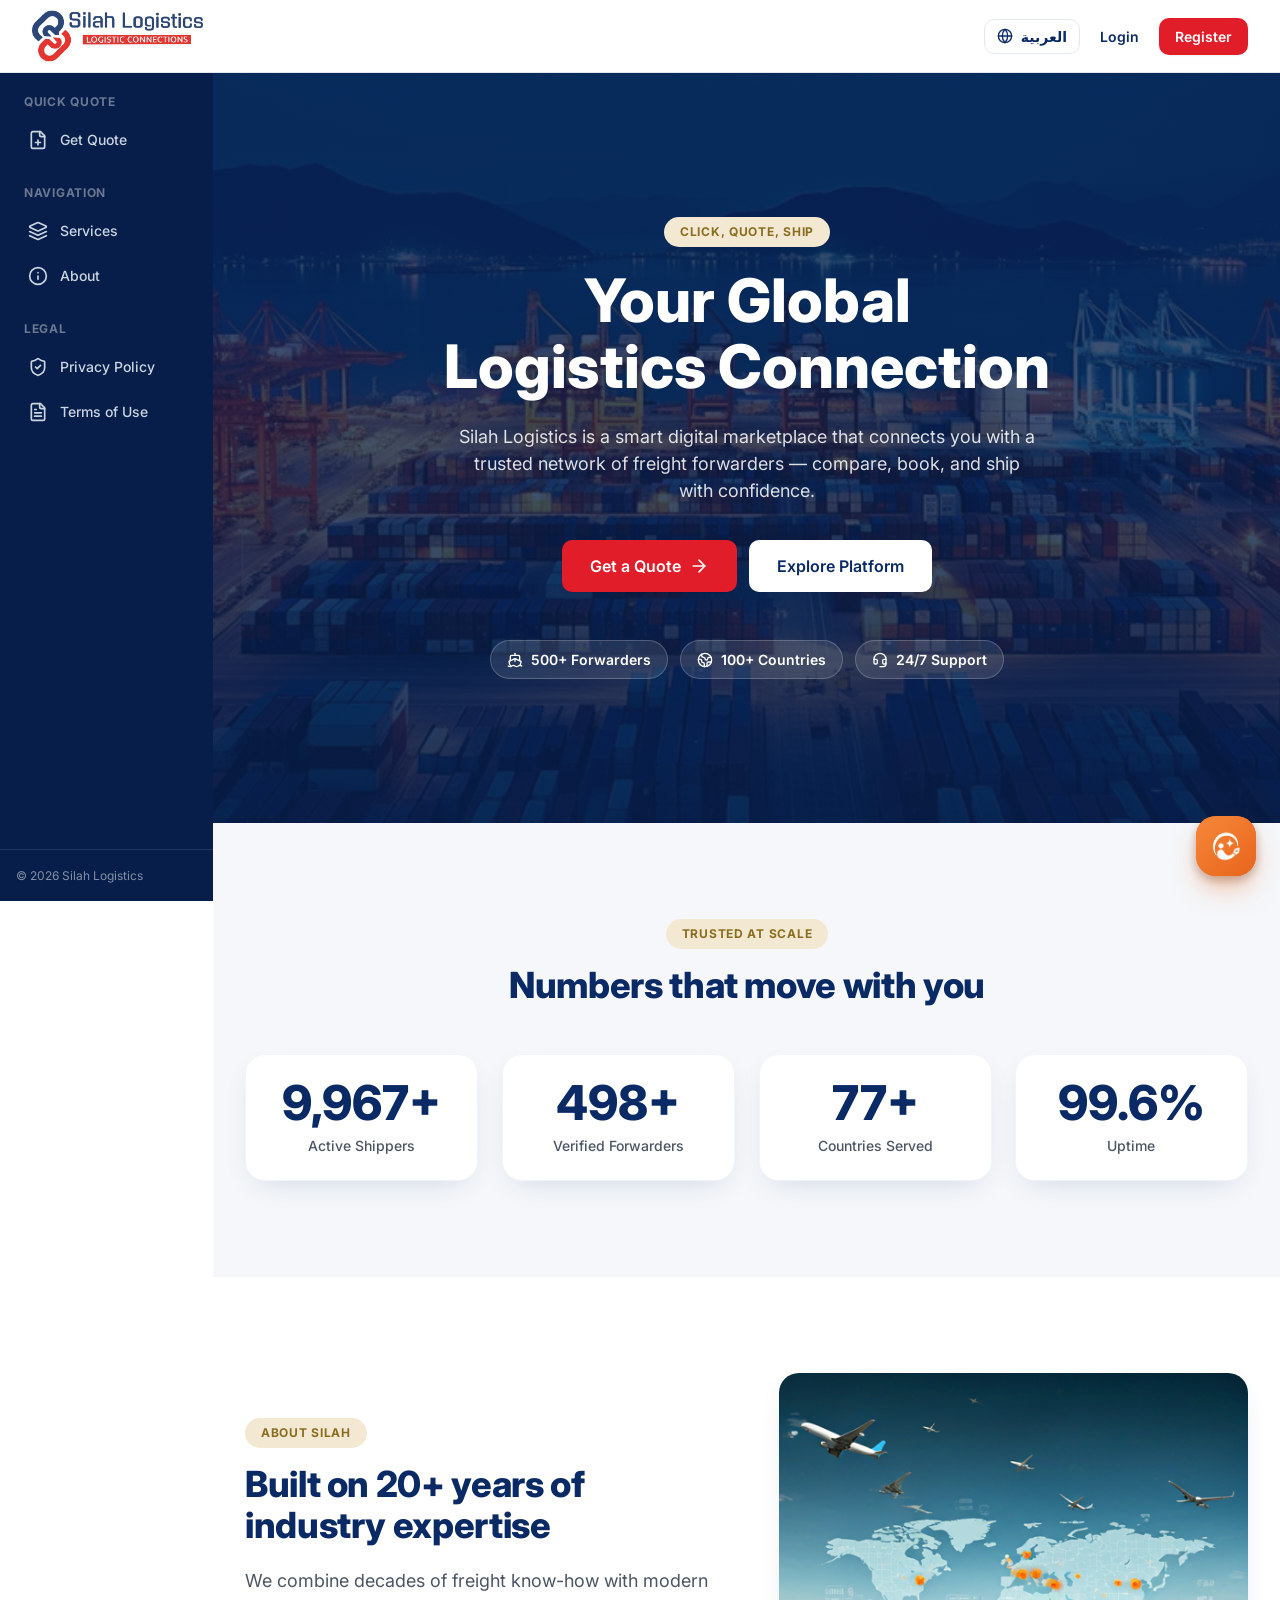
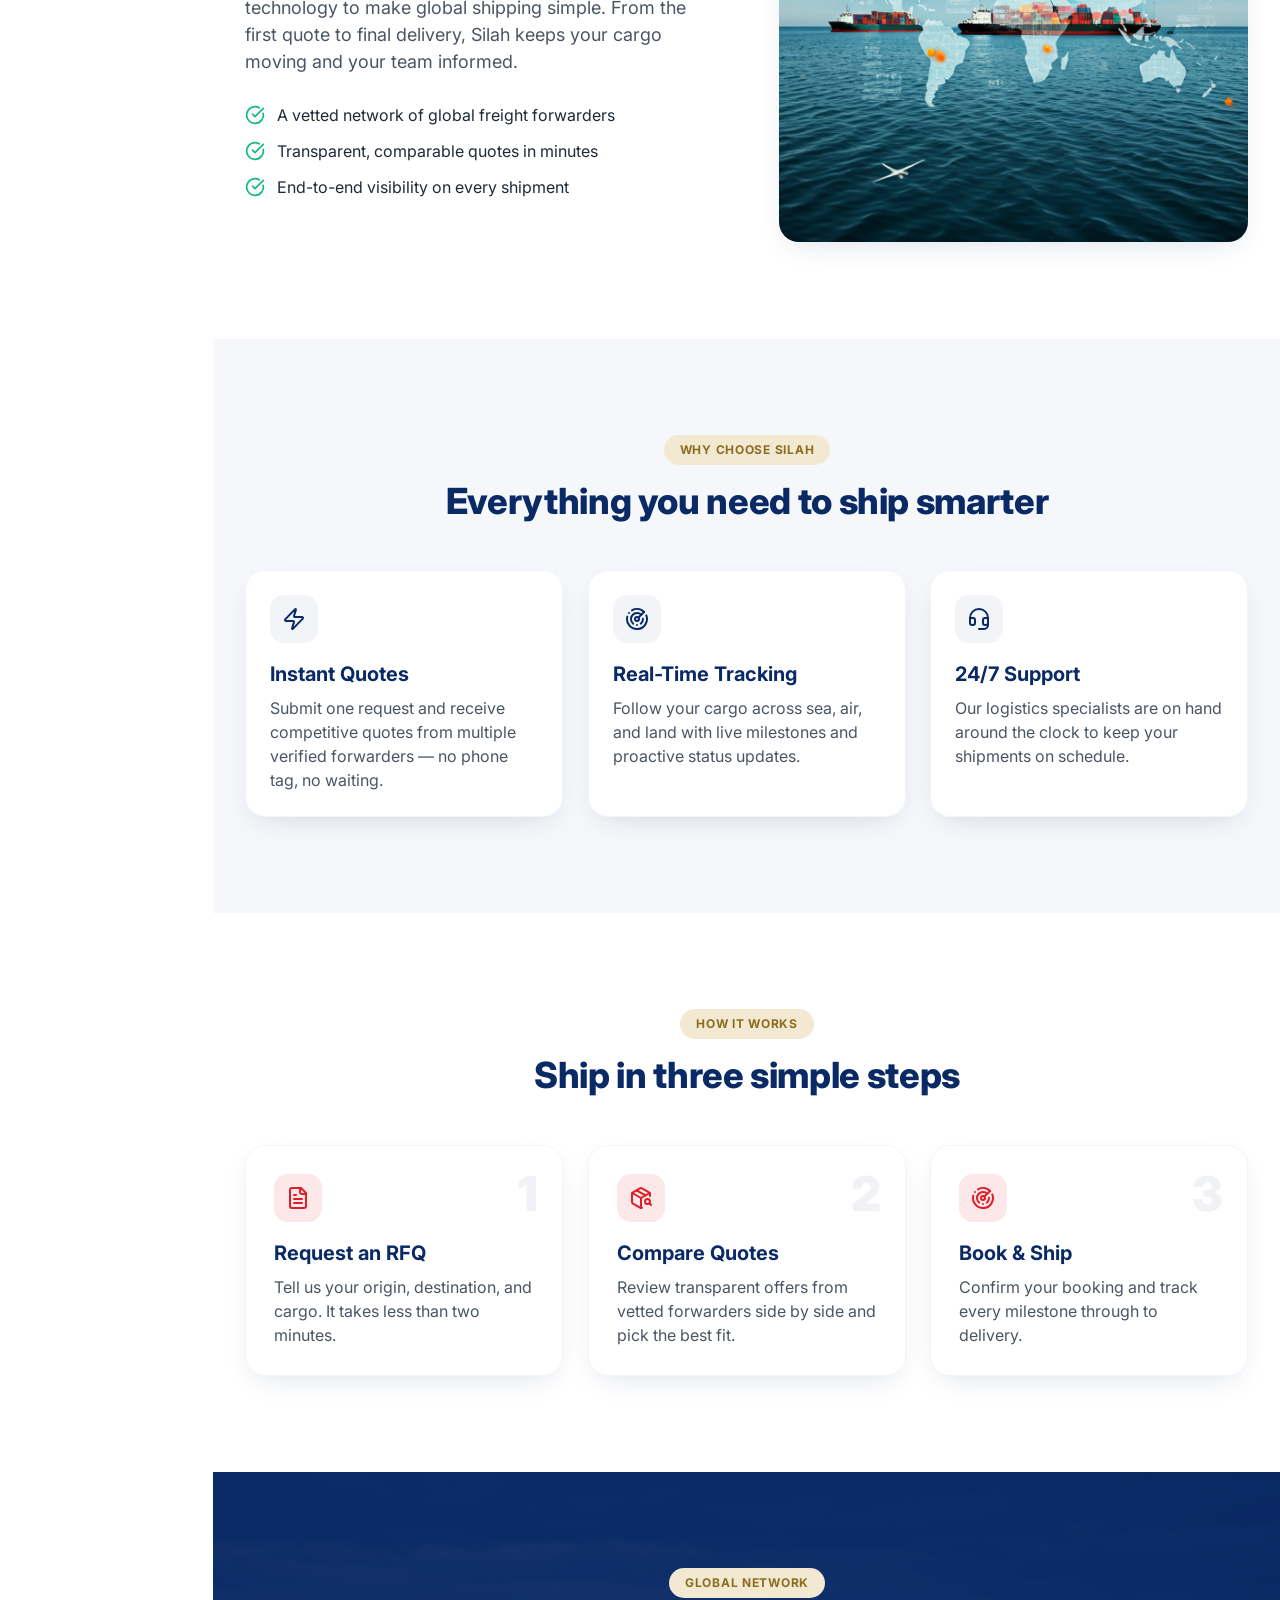
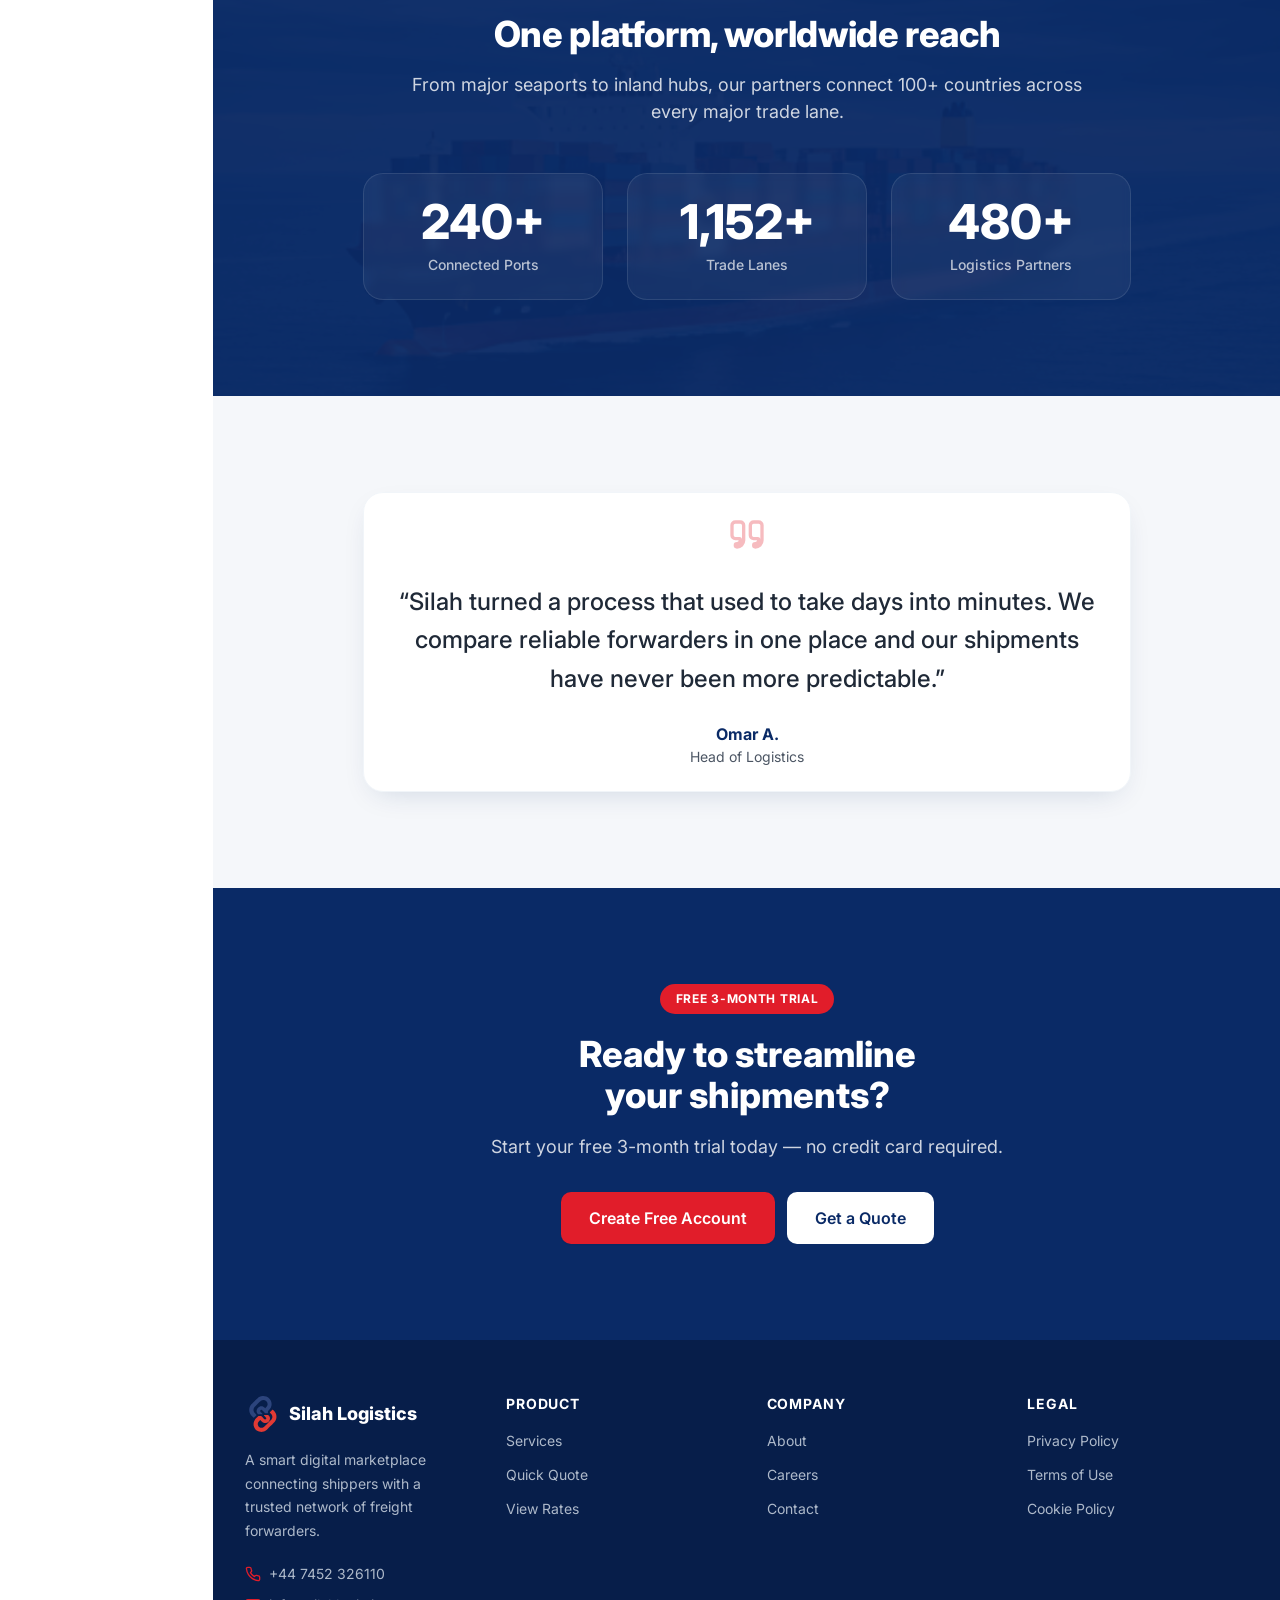
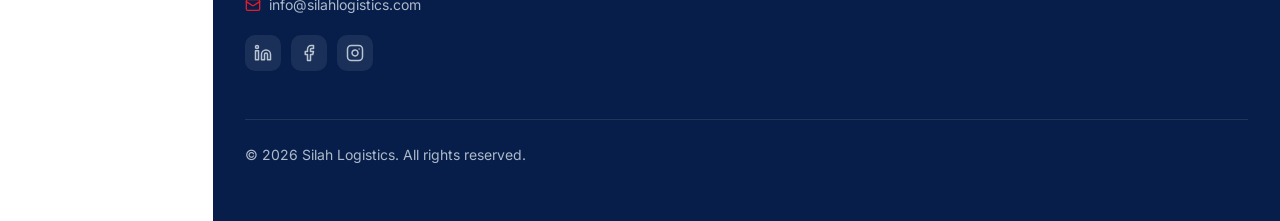
<file: index.html>
<!DOCTYPE html>
<html lang="en" dir="ltr">
  <head>
    <meta charset="UTF-8" />
    <meta name="viewport" content="width=device-width, initial-scale=1.0" />
    <title>Silah Logistics — Your Global Logistics Connection</title>
    <meta
      name="description"
      content="Silah Logistics is a smart digital marketplace connecting you with a trusted network of freight forwarders. Compare, book, and ship with confidence."
    />
    <link rel="icon" type="image/svg+xml" href="assets/logo-symbol.svg" />
    <link rel="icon" type="image/png" href="assets/favicon.png" />
    <link rel="apple-touch-icon" href="assets/apple-touch-icon.png" />
    <link rel="preconnect" href="https://fonts.googleapis.com" />
    <link rel="preconnect" href="https://fonts.gstatic.com" crossorigin />
    <link
      href="https://fonts.googleapis.com/css2?family=Inter:wght@400;500;600;700;800;900&family=Noto+Kufi+Arabic:wght@400;500;600;700;800&display=swap"
      rel="stylesheet"
    />
    <link rel="stylesheet" href="css/styles.css" />
    <script>
      /* Set language + direction before first paint (no flash). */
      (function () {
        try {
          var l = localStorage.getItem('silah.lang');
          if (l !== 'ar' && l !== 'en') l = 'en';
          document.documentElement.lang = l;
          document.documentElement.dir = l === 'ar' ? 'rtl' : 'ltr';
        } catch (e) {}
      })();
    </script>
  </head>
  <body data-page="home">
    <div class="page-root">
      <header class="navbar" id="site-navbar"></header>
      <div class="shell">
        <aside class="sidebar" id="site-sidebar"></aside>
        <div class="shell__main">
          <main>
            <!-- ============================ HERO ============================ -->
            <section class="hero">
              <video
                class="hero__video"
                autoplay
                muted
                loop
                playsinline
                poster="assets/port-night.jpg"
                aria-hidden="true"
              >
                <source src="assets/intro.mp4" type="video/mp4" />
              </video>
              <div class="hero__overlay"></div>
              <div class="container">
                <div class="hero__inner">
                  <span class="eyebrow reveal" data-i18n="common.tagline"></span>
                  <h1 class="reveal" data-delay="0.08" data-i18n="home.hero.title"></h1>
                  <p
                    class="hero__subtitle reveal"
                    data-delay="0.16"
                    data-i18n="home.hero.subtitle"
                  ></p>
                  <div class="hero__cta reveal" data-delay="0.24">
                    <a class="btn btn--primary btn--lg" href="https://app.silahlogistics.com/quick-quote/start">
                      <span data-i18n="common.getAQuote"></span>
                      <span data-icon="arrow-right" class="rtl-flip"></span>
                    </a>
                    <a
                      class="btn btn--white btn--lg"
                      href="https://app.silahlogistics.com/"
                      data-i18n="common.explorePlatform"
                    ></a>
                  </div>
                  <div class="hero__pills reveal" data-delay="0.32">
                    <span class="pill">
                      <span data-icon="ship" class="icon-sm"></span>
                      <span data-i18n="home.hero.pills.forwarders"></span>
                    </span>
                    <span class="pill">
                      <span data-icon="globe-2" class="icon-sm"></span>
                      <span data-i18n="home.hero.pills.countries"></span>
                    </span>
                    <span class="pill">
                      <span data-icon="headset" class="icon-sm"></span>
                      <span data-i18n="home.hero.pills.support"></span>
                    </span>
                  </div>
                </div>
              </div>
            </section>

            <!-- ============================ STATS =========================== -->
            <section class="section section--surface">
              <div class="container">
                <div class="section-head reveal">
                  <span class="eyebrow" data-i18n="home.stats.eyebrow"></span>
                  <h2 class="mt-4" data-i18n="home.stats.title"></h2>
                </div>
                <div class="grid stats-grid mt-12">
                  <div class="card stat-card reveal">
                    <div class="stat-value countup" data-value="10000" data-suffix="+"></div>
                    <p class="stat-label" data-i18n="home.stats.activeShippers"></p>
                  </div>
                  <div class="card stat-card reveal" data-delay="0.08">
                    <div class="stat-value countup" data-value="500" data-suffix="+"></div>
                    <p class="stat-label" data-i18n="home.stats.verifiedForwarders"></p>
                  </div>
                  <div class="card stat-card reveal" data-delay="0.16">
                    <div class="stat-value countup" data-value="77" data-suffix="+"></div>
                    <p class="stat-label" data-i18n="home.stats.countriesServed"></p>
                  </div>
                  <div class="card stat-card reveal" data-delay="0.24">
                    <div
                      class="stat-value countup"
                      data-value="99.9"
                      data-decimals="1"
                      data-suffix="%"
                    ></div>
                    <p class="stat-label" data-i18n="home.stats.uptime"></p>
                  </div>
                </div>
              </div>
            </section>

            <!-- =========================== ABOUT ============================ -->
            <section class="section section--white">
              <div class="container">
                <div class="split">
                  <div class="reveal reveal--right">
                    <span class="eyebrow" data-i18n="home.about.eyebrow"></span>
                    <h2 class="about__title mt-4" data-i18n="home.about.title"></h2>
                    <p class="about__body" data-i18n="home.about.body"></p>
                    <ul class="checklist">
                      <li>
                        <span data-icon="check-circle"></span>
                        <span data-i18n="home.about.points.one"></span>
                      </li>
                      <li>
                        <span data-icon="check-circle"></span>
                        <span data-i18n="home.about.points.two"></span>
                      </li>
                      <li>
                        <span data-icon="check-circle"></span>
                        <span data-i18n="home.about.points.three"></span>
                      </li>
                    </ul>
                  </div>
                  <div class="reveal reveal--left">
                    <div class="media-frame">
                      <img src="assets/bg-ship.png" alt="" loading="lazy" />
                    </div>
                  </div>
                </div>
              </div>
            </section>

            <!-- ========================= WHY CHOOSE ========================= -->
            <section class="section section--surface">
              <div class="container">
                <div class="section-head reveal">
                  <span class="eyebrow" data-i18n="home.whyChoose.eyebrow"></span>
                  <h2 class="mt-4" data-i18n="home.whyChoose.title"></h2>
                </div>
                <div class="grid grid-3 mt-12">
                  <div class="card card--hover reveal">
                    <span class="icon-box icon-box--navy-soft">
                      <span data-icon="zap" class="icon-lg"></span>
                    </span>
                    <h3 class="feature-title" data-i18n="home.whyChoose.cards.instantQuotes.title"></h3>
                    <p class="feature-desc" data-i18n="home.whyChoose.cards.instantQuotes.desc"></p>
                  </div>
                  <div class="card card--hover reveal" data-delay="0.1">
                    <span class="icon-box icon-box--navy-soft">
                      <span data-icon="radar" class="icon-lg"></span>
                    </span>
                    <h3 class="feature-title" data-i18n="home.whyChoose.cards.realTimeTracking.title"></h3>
                    <p class="feature-desc" data-i18n="home.whyChoose.cards.realTimeTracking.desc"></p>
                  </div>
                  <div class="card card--hover reveal" data-delay="0.2">
                    <span class="icon-box icon-box--navy-soft">
                      <span data-icon="headset" class="icon-lg"></span>
                    </span>
                    <h3 class="feature-title" data-i18n="home.whyChoose.cards.support.title"></h3>
                    <p class="feature-desc" data-i18n="home.whyChoose.cards.support.desc"></p>
                  </div>
                </div>
              </div>
            </section>

            <!-- ======================== HOW IT WORKS ======================== -->
            <section class="section section--white">
              <div class="container">
                <div class="section-head reveal">
                  <span class="eyebrow" data-i18n="home.howItWorks.eyebrow"></span>
                  <h2 class="mt-4" data-i18n="home.howItWorks.title"></h2>
                </div>
                <div class="grid grid-3 mt-12">
                  <div class="step-card reveal">
                    <span class="step-card__num">1</span>
                    <span class="icon-box icon-box--red-soft">
                      <span data-icon="file-text" class="icon-lg"></span>
                    </span>
                    <h3 class="feature-title" data-i18n="home.howItWorks.steps.one.title"></h3>
                    <p class="feature-desc" data-i18n="home.howItWorks.steps.one.desc"></p>
                  </div>
                  <div class="step-card reveal" data-delay="0.1">
                    <span class="step-card__num">2</span>
                    <span class="icon-box icon-box--red-soft">
                      <span data-icon="package-search" class="icon-lg"></span>
                    </span>
                    <h3 class="feature-title" data-i18n="home.howItWorks.steps.two.title"></h3>
                    <p class="feature-desc" data-i18n="home.howItWorks.steps.two.desc"></p>
                  </div>
                  <div class="step-card reveal" data-delay="0.2">
                    <span class="step-card__num">3</span>
                    <span class="icon-box icon-box--red-soft">
                      <span data-icon="radar" class="icon-lg"></span>
                    </span>
                    <h3 class="feature-title" data-i18n="home.howItWorks.steps.three.title"></h3>
                    <p class="feature-desc" data-i18n="home.howItWorks.steps.three.desc"></p>
                  </div>
                </div>
              </div>
            </section>

            <!-- ======================= GLOBAL NETWORK ======================= -->
            <section class="network">
              <img class="network__bg" src="assets/bg-network.png" alt="" loading="lazy" />
              <div class="network__overlay"></div>
              <div class="container network__inner">
                <div class="section-head invert reveal">
                  <span class="eyebrow" data-i18n="home.network.eyebrow"></span>
                  <h2 class="mt-4" data-i18n="home.network.title"></h2>
                  <p class="section-head__subtitle" data-i18n="home.network.subtitle"></p>
                </div>
                <div class="network__metrics">
                  <div class="metric-card reveal">
                    <div class="stat-value countup" data-value="250" data-suffix="+"></div>
                    <p class="stat-label" data-i18n="home.network.metrics.ports"></p>
                  </div>
                  <div class="metric-card reveal" data-delay="0.1">
                    <div class="stat-value countup" data-value="1200" data-suffix="+"></div>
                    <p class="stat-label" data-i18n="home.network.metrics.lanes"></p>
                  </div>
                  <div class="metric-card reveal" data-delay="0.2">
                    <div class="stat-value countup" data-value="500" data-suffix="+"></div>
                    <p class="stat-label" data-i18n="home.network.metrics.partners"></p>
                  </div>
                </div>
              </div>
            </section>

            <!-- ========================= TESTIMONIAL ======================== -->
            <section class="section section--surface">
              <div class="container">
                <div class="card testimonial reveal">
                  <span class="quote-icon" data-icon="quote"></span>
                  <blockquote>“<span data-i18n="home.testimonial.quote"></span>”</blockquote>
                  <p class="testimonial__name" data-i18n="home.testimonial.name"></p>
                  <p class="testimonial__role" data-i18n="home.testimonial.role"></p>
                </div>
              </div>
            </section>

            <!-- ========================== FINAL CTA ========================= -->
            <section class="section section--navy">
              <div class="container">
                <div class="cta-block reveal">
                  <span class="trial-badge" data-i18n="home.finalCta.trialBadge"></span>
                  <h2 data-i18n="home.finalCta.title"></h2>
                  <p class="cta-block__subtitle" data-i18n="home.finalCta.subtitle"></p>
                  <div class="cta-block__actions">
                    <a class="btn btn--primary btn--lg" href="https://app.silahlogistics.com/register" data-i18n="home.finalCta.primary"></a>
                    <a class="btn btn--white btn--lg" href="https://app.silahlogistics.com/quick-quote/start" data-i18n="home.finalCta.secondary"></a>
                  </div>
                </div>
              </div>
            </section>
          </main>
          <footer class="footer" id="site-footer"></footer>
        </div>
      </div>
    </div>
    <div class="sidebar-overlay" id="sidebar-overlay"></div>

    <script src="js/icons.js"></script>
    <script src="js/i18n.js"></script>
    <script src="js/data.js"></script>
    <script src="js/layout.js"></script>
    <script src="js/wizard.js"></script>
    <script src="js/main.js"></script>
  </body>
</html>
</file>
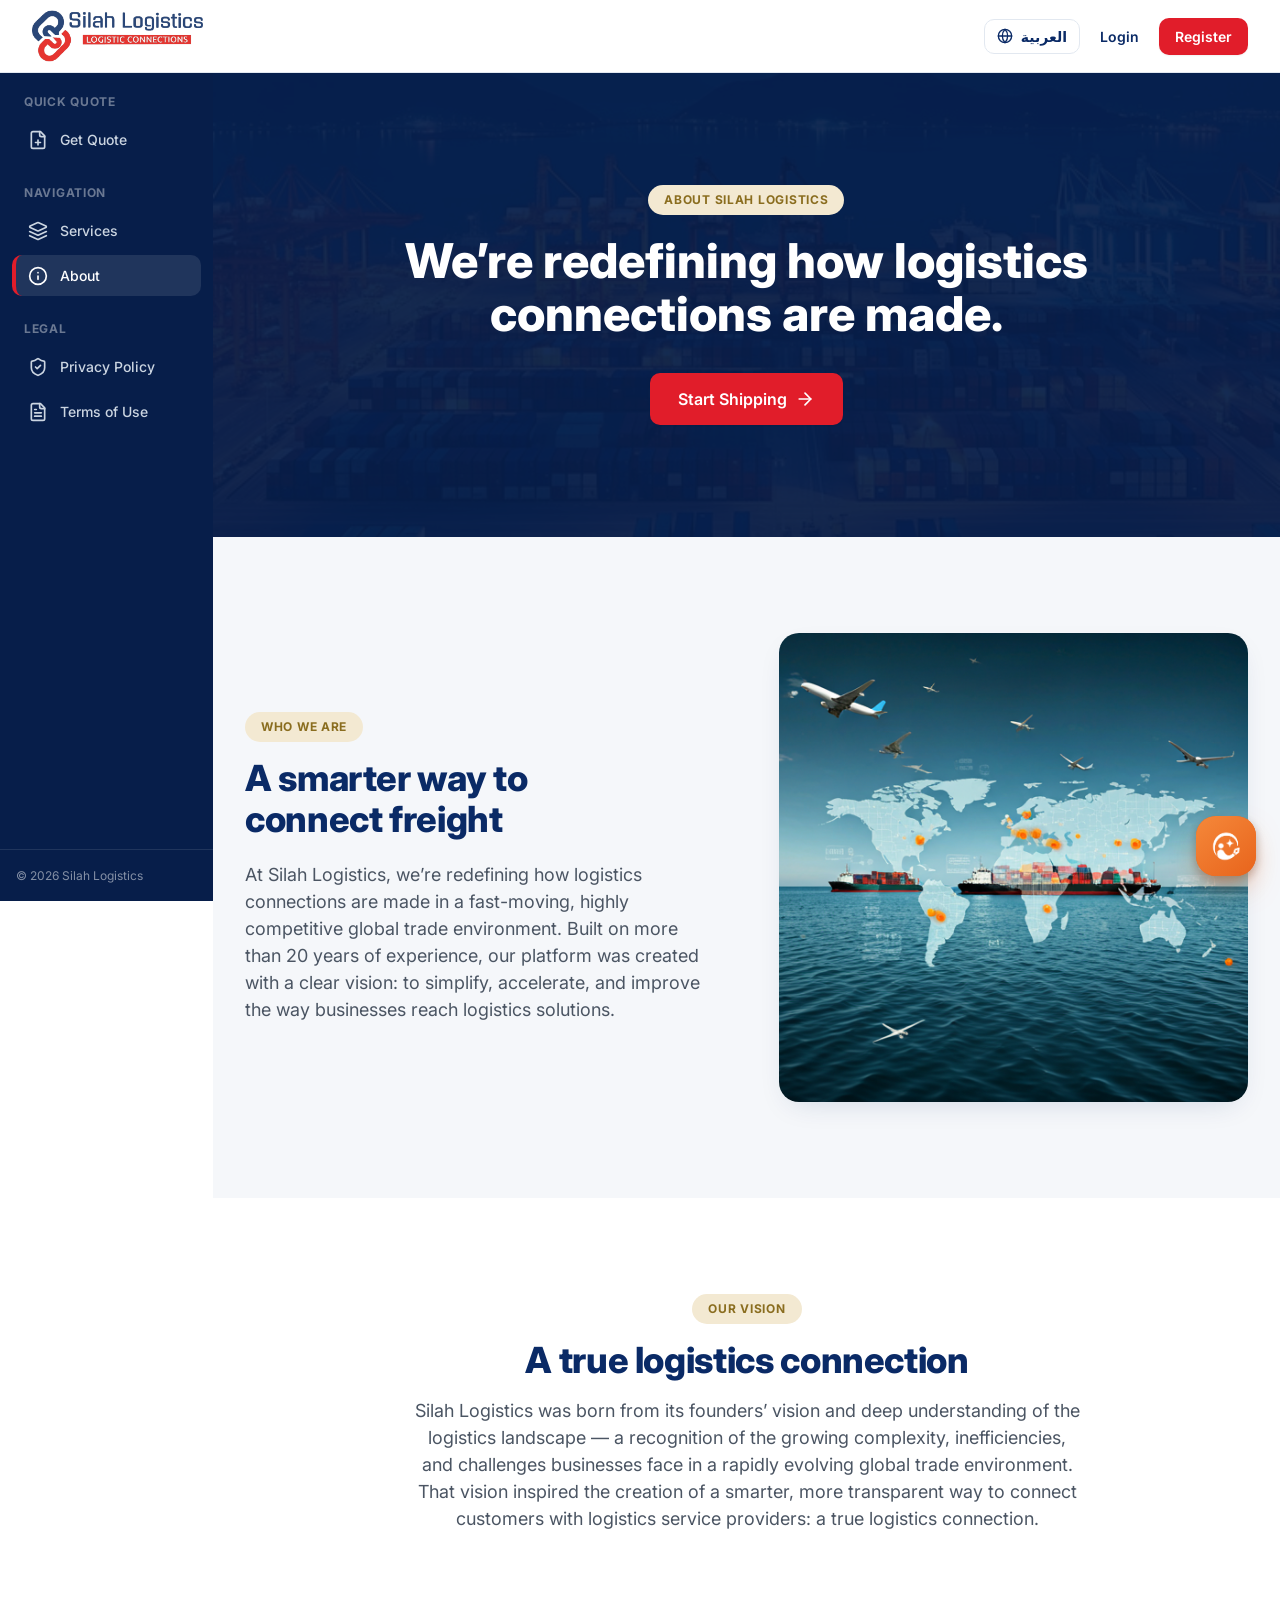
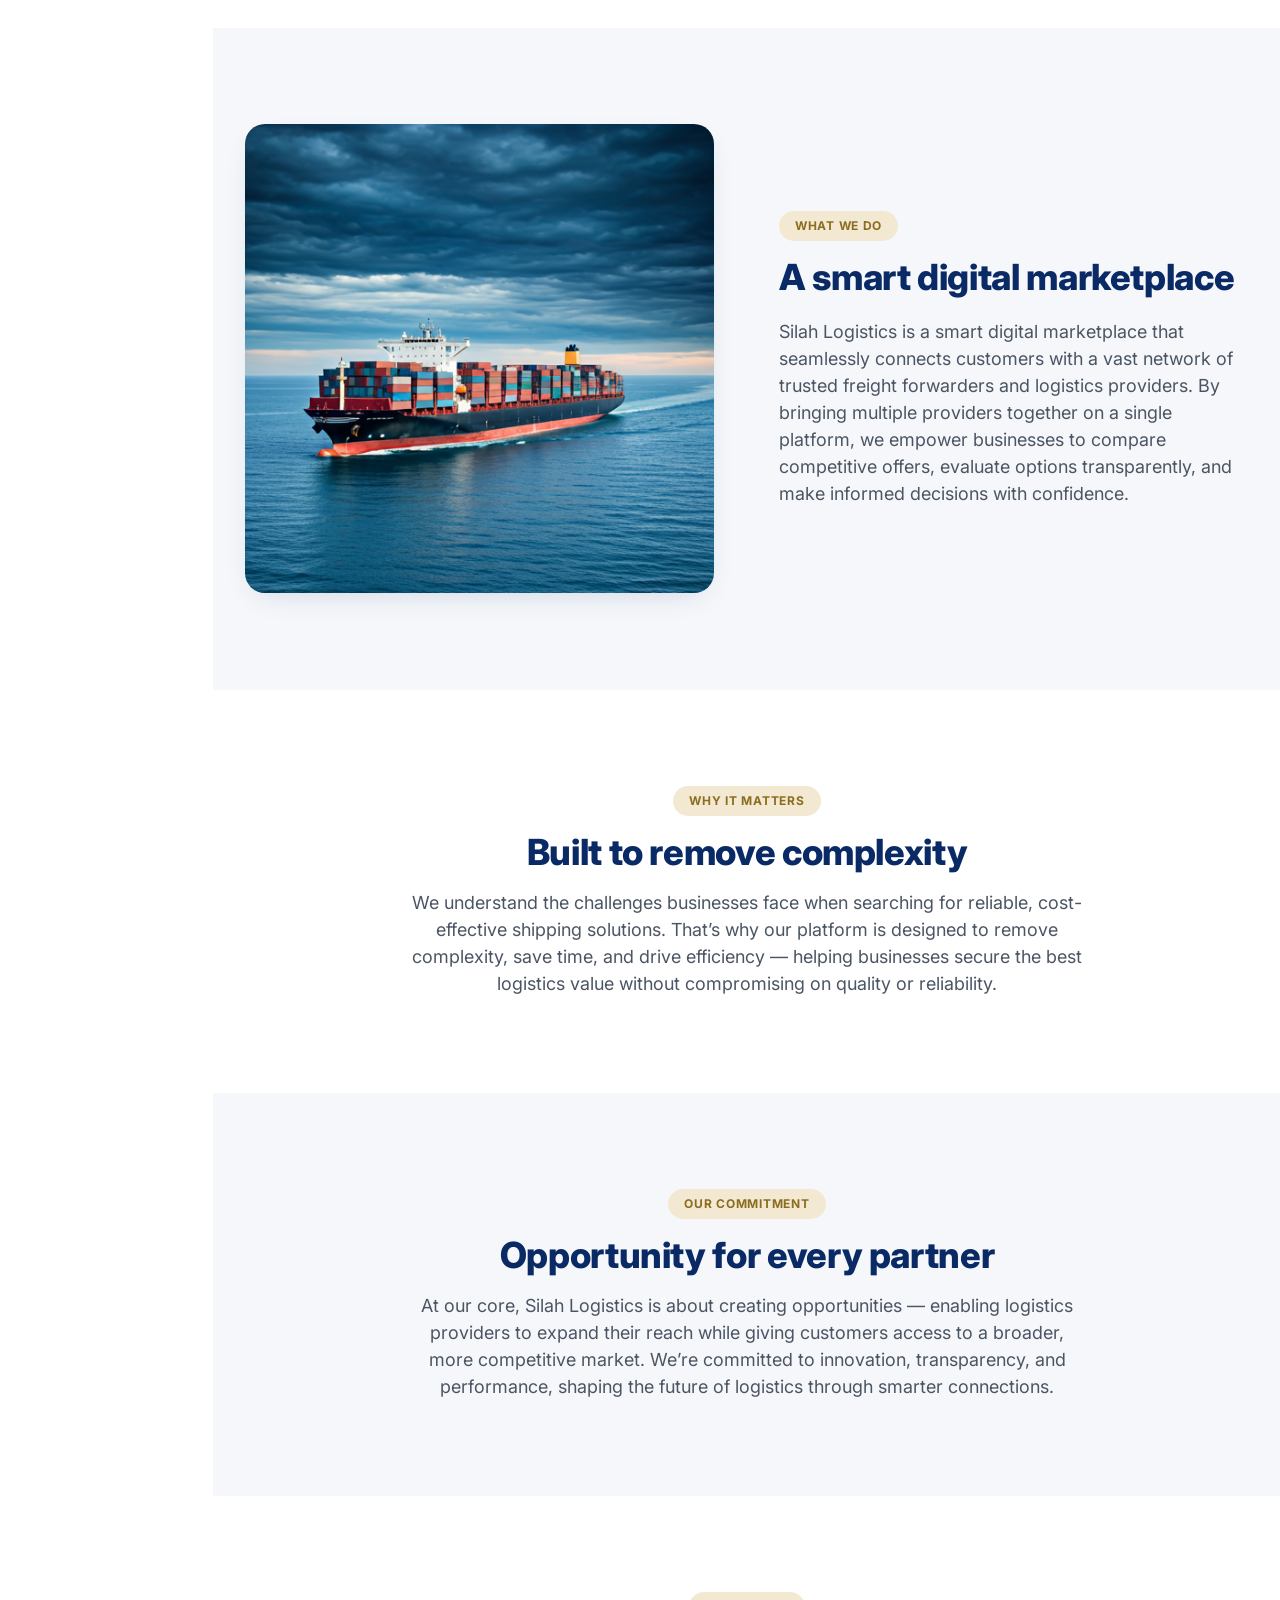
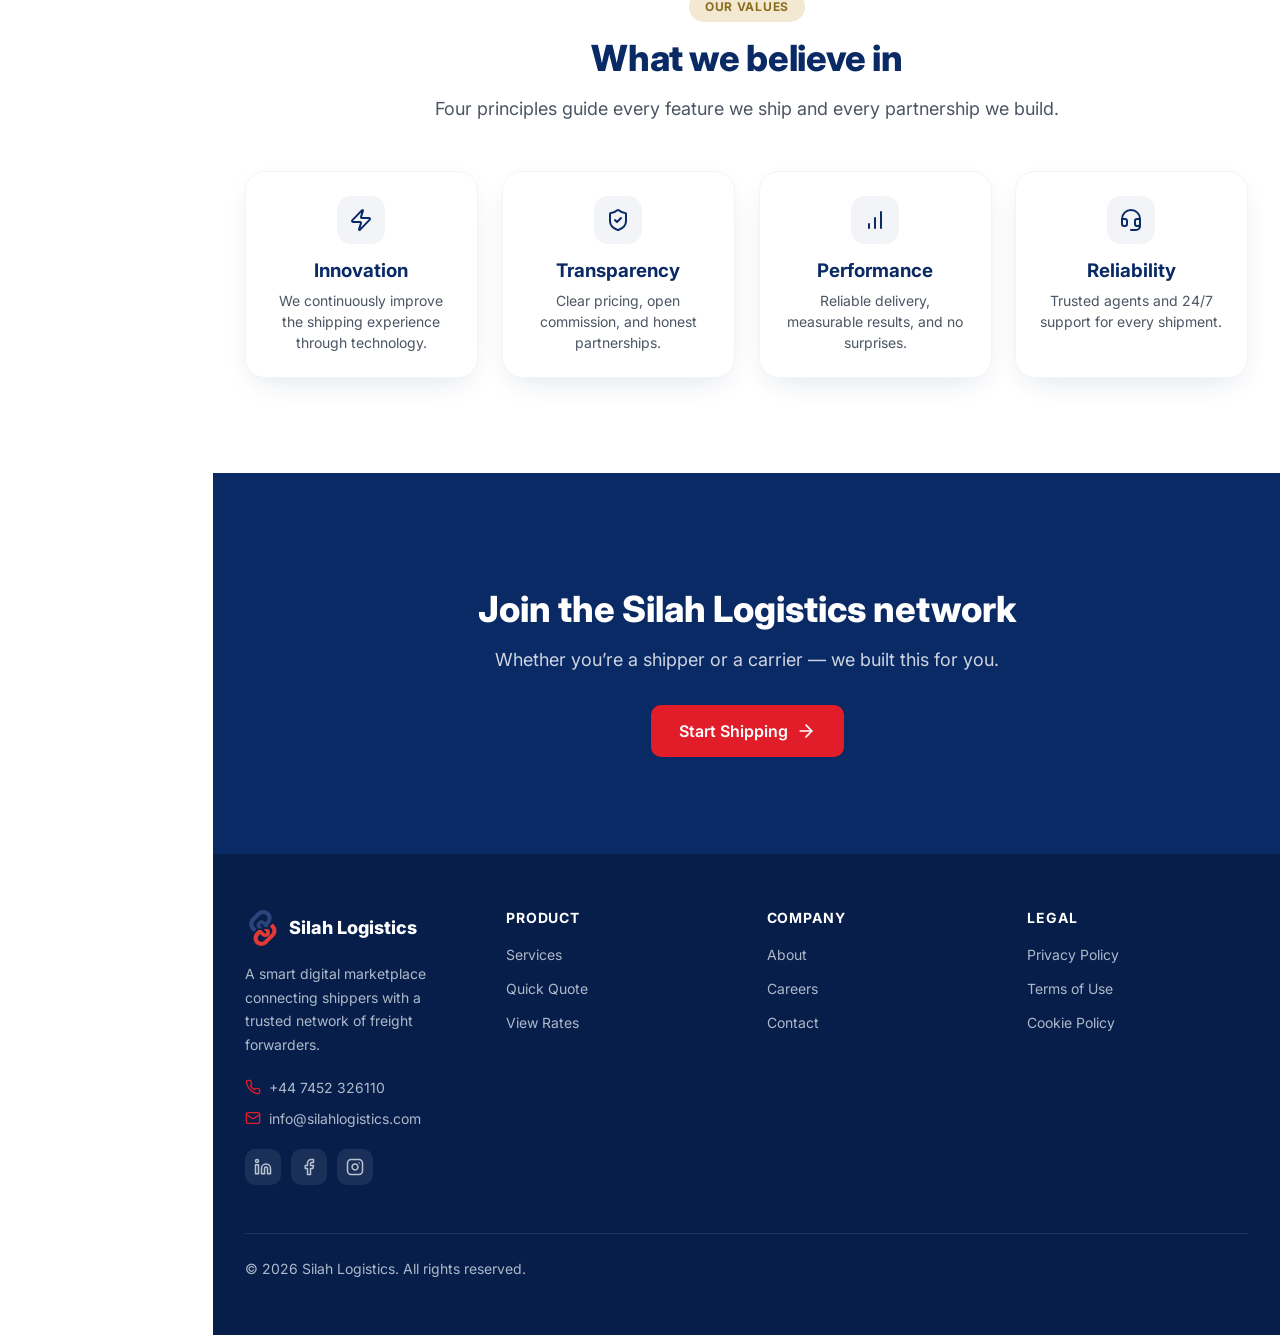
<file: about.html>
<!DOCTYPE html>
<html lang="en" dir="ltr">
  <head>
    <meta charset="UTF-8" />
    <meta name="viewport" content="width=device-width, initial-scale=1.0" />
    <title>Silah Logistics — About</title>
    <meta
      name="description"
      content="About Silah Logistics — a smart digital marketplace redefining how logistics connections are made, built on 20+ years of industry experience."
    />
    <link rel="icon" type="image/svg+xml" href="assets/logo-symbol.svg" />
    <link rel="icon" type="image/png" href="assets/favicon.png" />
    <link rel="apple-touch-icon" href="assets/apple-touch-icon.png" />
    <link rel="preconnect" href="https://fonts.googleapis.com" />
    <link rel="preconnect" href="https://fonts.gstatic.com" crossorigin />
    <link
      href="https://fonts.googleapis.com/css2?family=Inter:wght@400;500;600;700;800;900&family=Noto+Kufi+Arabic:wght@400;500;600;700;800&display=swap"
      rel="stylesheet"
    />
    <link rel="stylesheet" href="css/styles.css" />
    <script>
      (function () {
        try {
          var l = localStorage.getItem('silah.lang');
          if (l !== 'ar' && l !== 'en') l = 'en';
          document.documentElement.lang = l;
          document.documentElement.dir = l === 'ar' ? 'rtl' : 'ltr';
        } catch (e) {}
      })();
    </script>
  </head>
  <body data-page="about">
    <div class="page-root">
      <header class="navbar" id="site-navbar"></header>
      <div class="shell">
        <aside class="sidebar" id="site-sidebar"></aside>
        <div class="shell__main">
          <main>
            <!-- ============================ HERO ============================ -->
            <section class="page-hero">
              <img class="page-hero__bg" src="assets/port-night.jpg" alt="" />
              <div class="page-hero__overlay"></div>
              <div class="container">
                <div class="page-hero__inner reveal">
                  <span class="eyebrow" data-i18n="about.hero.eyebrow"></span>
                  <h1 class="mt-4" data-i18n="about.hero.headline"></h1>
                  <div class="cta-block__actions">
                    <a class="btn btn--primary btn--lg" href="https://app.silahlogistics.com/register">
                      <span data-i18n="about.hero.cta"></span>
                      <span data-icon="arrow-right" class="rtl-flip"></span>
                    </a>
                  </div>
                </div>
              </div>
            </section>

            <!-- ========================== WHO WE ARE ======================== -->
            <section class="section section--surface">
              <div class="container">
                <div class="split">
                  <div class="reveal reveal--right">
                    <span class="eyebrow" data-i18n="about.who.eyebrow"></span>
                    <h2 class="about__title mt-4" data-i18n="about.who.title"></h2>
                    <p class="about__body" data-i18n="about.who.body"></p>
                  </div>
                  <div class="reveal reveal--left">
                    <div class="media-frame">
                      <img src="assets/bg-ship.png" alt="" loading="lazy" />
                    </div>
                  </div>
                </div>
              </div>
            </section>

            <!-- =========================== VISION =========================== -->
            <section class="section section--white">
              <div class="container">
                <div class="section-head reveal">
                  <span class="eyebrow" data-i18n="about.vision.eyebrow"></span>
                  <h2 class="mt-4" data-i18n="about.vision.title"></h2>
                  <p class="section-head__subtitle" data-i18n="about.vision.body"></p>
                </div>
              </div>
            </section>

            <!-- ========================= WHAT WE DO ========================= -->
            <section class="section section--surface">
              <div class="container">
                <div class="split">
                  <div class="reveal reveal--right">
                    <div class="media-frame">
                      <img src="assets/bg-network.png" alt="" loading="lazy" />
                    </div>
                  </div>
                  <div class="reveal reveal--left">
                    <span class="eyebrow" data-i18n="about.what.eyebrow"></span>
                    <h2 class="about__title mt-4" data-i18n="about.what.title"></h2>
                    <p class="about__body" data-i18n="about.what.body"></p>
                  </div>
                </div>
              </div>
            </section>

            <!-- ======================== WHY IT MATTERS ====================== -->
            <section class="section section--white">
              <div class="container">
                <div class="section-head reveal">
                  <span class="eyebrow" data-i18n="about.why.eyebrow"></span>
                  <h2 class="mt-4" data-i18n="about.why.title"></h2>
                  <p class="section-head__subtitle" data-i18n="about.why.body"></p>
                </div>
              </div>
            </section>

            <!-- ========================= COMMITMENT ========================= -->
            <section class="section section--surface">
              <div class="container">
                <div class="section-head reveal">
                  <span class="eyebrow" data-i18n="about.commitment.eyebrow"></span>
                  <h2 class="mt-4" data-i18n="about.commitment.title"></h2>
                  <p class="section-head__subtitle" data-i18n="about.commitment.body"></p>
                </div>
              </div>
            </section>

            <!-- =========================== VALUES =========================== -->
            <section class="section section--white">
              <div class="container">
                <div class="section-head reveal">
                  <span class="eyebrow" data-i18n="about.values.eyebrow"></span>
                  <h2 class="mt-4" data-i18n="about.values.title"></h2>
                  <p class="section-head__subtitle" data-i18n="about.values.subtitle"></p>
                </div>
                <div class="grid grid-4 mt-12">
                  <div class="why-card reveal">
                    <span class="icon-box icon-box--navy-soft">
                      <span data-icon="zap" class="icon-lg"></span>
                    </span>
                    <h3 data-i18n="about.values.items.innovation.title"></h3>
                    <p data-i18n="about.values.items.innovation.desc"></p>
                  </div>
                  <div class="why-card reveal" data-delay="0.08">
                    <span class="icon-box icon-box--navy-soft">
                      <span data-icon="shield-check" class="icon-lg"></span>
                    </span>
                    <h3 data-i18n="about.values.items.transparency.title"></h3>
                    <p data-i18n="about.values.items.transparency.desc"></p>
                  </div>
                  <div class="why-card reveal" data-delay="0.16">
                    <span class="icon-box icon-box--navy-soft">
                      <span data-icon="bar-chart" class="icon-lg"></span>
                    </span>
                    <h3 data-i18n="about.values.items.performance.title"></h3>
                    <p data-i18n="about.values.items.performance.desc"></p>
                  </div>
                  <div class="why-card reveal" data-delay="0.24">
                    <span class="icon-box icon-box--navy-soft">
                      <span data-icon="headset" class="icon-lg"></span>
                    </span>
                    <h3 data-i18n="about.values.items.reliability.title"></h3>
                    <p data-i18n="about.values.items.reliability.desc"></p>
                  </div>
                </div>
              </div>
            </section>

            <!-- ========================== FINAL CTA ========================= -->
            <section class="section section--navy">
              <div class="container">
                <div class="cta-block reveal">
                  <h2 data-i18n="about.finalCta.title"></h2>
                  <p class="cta-block__subtitle" data-i18n="about.finalCta.subtitle"></p>
                  <div class="cta-block__actions">
                    <a class="btn btn--primary btn--lg" href="https://app.silahlogistics.com/register">
                      <span data-i18n="about.finalCta.cta"></span>
                      <span data-icon="arrow-right" class="rtl-flip"></span>
                    </a>
                  </div>
                </div>
              </div>
            </section>
          </main>
          <footer class="footer" id="site-footer"></footer>
        </div>
      </div>
    </div>
    <div class="sidebar-overlay" id="sidebar-overlay"></div>

    <script src="js/icons.js"></script>
    <script src="js/i18n.js"></script>
    <script src="js/data.js"></script>
    <script src="js/layout.js"></script>
    <script src="js/wizard.js"></script>
    <script src="js/main.js"></script>
  </body>
</html>
</file>
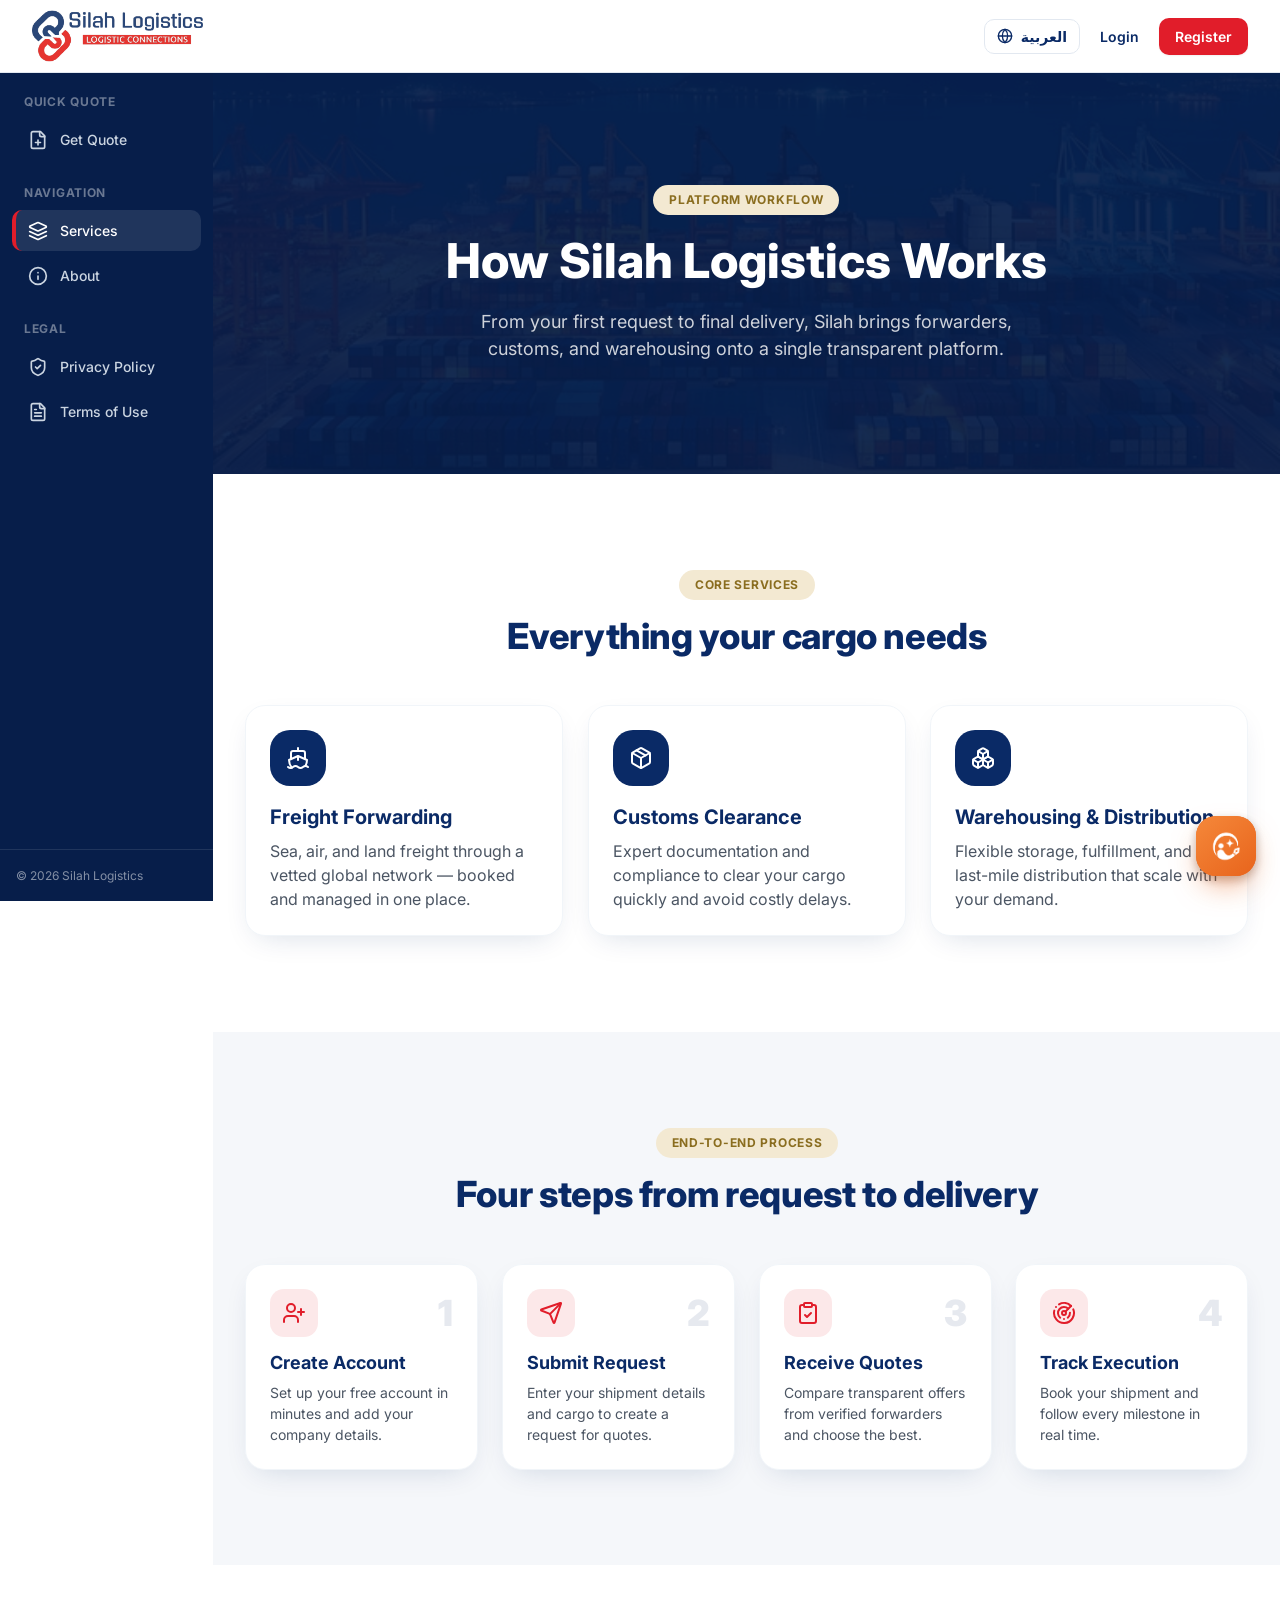
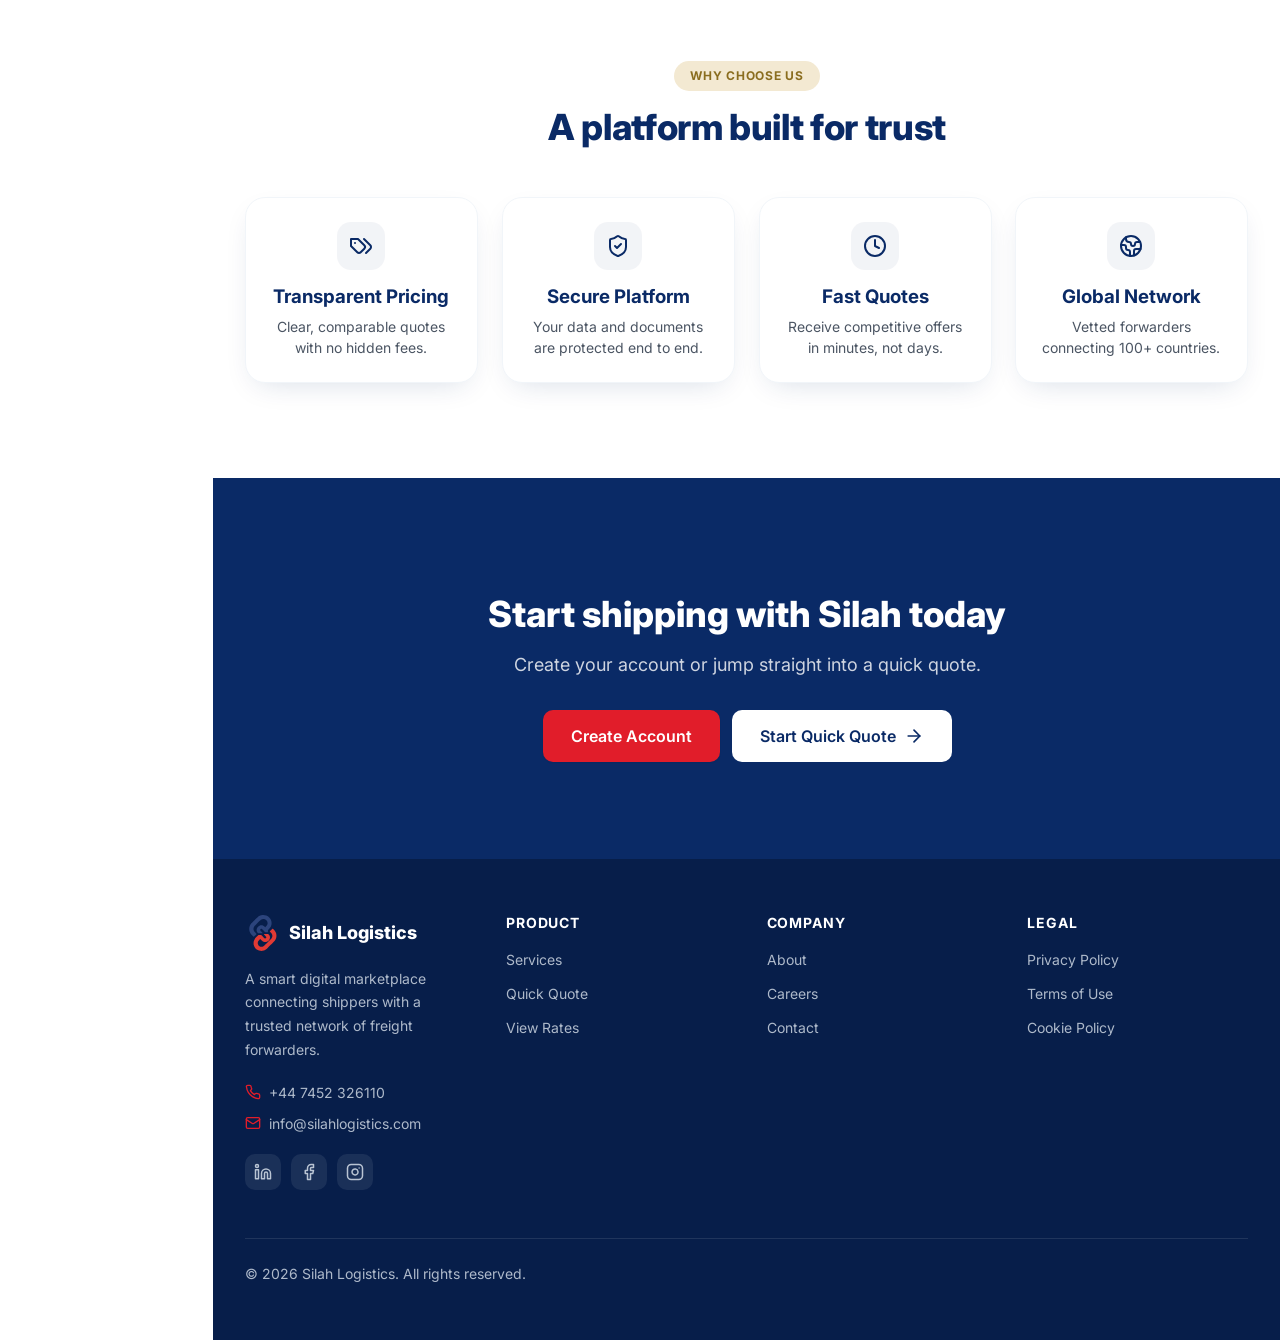
<file: how-it-works.html>
<!DOCTYPE html>
<html lang="en" dir="ltr">
  <head>
    <meta charset="UTF-8" />
    <meta name="viewport" content="width=device-width, initial-scale=1.0" />
    <title>Silah Logistics — How It Works</title>
    <meta
      name="description"
      content="From your first request to final delivery, Silah brings forwarders, customs, and warehousing onto a single transparent platform."
    />
    <link rel="icon" type="image/svg+xml" href="assets/logo-symbol.svg" />
    <link rel="icon" type="image/png" href="assets/favicon.png" />
    <link rel="apple-touch-icon" href="assets/apple-touch-icon.png" />
    <link rel="preconnect" href="https://fonts.googleapis.com" />
    <link rel="preconnect" href="https://fonts.gstatic.com" crossorigin />
    <link
      href="https://fonts.googleapis.com/css2?family=Inter:wght@400;500;600;700;800;900&family=Noto+Kufi+Arabic:wght@400;500;600;700;800&display=swap"
      rel="stylesheet"
    />
    <link rel="stylesheet" href="css/styles.css" />
    <script>
      (function () {
        try {
          var l = localStorage.getItem('silah.lang');
          if (l !== 'ar' && l !== 'en') l = 'en';
          document.documentElement.lang = l;
          document.documentElement.dir = l === 'ar' ? 'rtl' : 'ltr';
        } catch (e) {}
      })();
    </script>
  </head>
  <body data-page="how-it-works">
    <div class="page-root">
      <header class="navbar" id="site-navbar"></header>
      <div class="shell">
        <aside class="sidebar" id="site-sidebar"></aside>
        <div class="shell__main">
          <main>
            <!-- =========================== HERO ============================ -->
            <section class="page-hero">
              <img class="page-hero__bg" src="assets/port-night.jpg" alt="" />
              <div class="page-hero__overlay"></div>
              <div class="container">
                <div class="page-hero__inner reveal">
                  <span class="eyebrow" data-i18n="howItWorks.hero.eyebrow"></span>
                  <h1 class="mt-4" data-i18n="howItWorks.hero.title"></h1>
                  <p class="page-hero__subtitle" data-i18n="howItWorks.hero.subtitle"></p>
                </div>
              </div>
            </section>

            <!-- ======================= CORE SERVICES ======================= -->
            <section class="section section--white">
              <div class="container">
                <div class="section-head reveal">
                  <span class="eyebrow" data-i18n="howItWorks.services.eyebrow"></span>
                  <h2 class="mt-4" data-i18n="howItWorks.services.title"></h2>
                </div>
                <div class="grid grid-3 mt-12">
                  <div class="card card--hover reveal">
                    <span class="icon-box icon-box--navy">
                      <span data-icon="ship" class="icon-lg"></span>
                    </span>
                    <h3 class="feature-title" data-i18n="howItWorks.services.items.freight.title"></h3>
                    <p class="feature-desc" data-i18n="howItWorks.services.items.freight.desc"></p>
                  </div>
                  <div class="card card--hover reveal" data-delay="0.1">
                    <span class="icon-box icon-box--navy">
                      <span data-icon="package" class="icon-lg"></span>
                    </span>
                    <h3 class="feature-title" data-i18n="howItWorks.services.items.customs.title"></h3>
                    <p class="feature-desc" data-i18n="howItWorks.services.items.customs.desc"></p>
                  </div>
                  <div class="card card--hover reveal" data-delay="0.2">
                    <span class="icon-box icon-box--navy">
                      <span data-icon="boxes" class="icon-lg"></span>
                    </span>
                    <h3 class="feature-title" data-i18n="howItWorks.services.items.warehousing.title"></h3>
                    <p class="feature-desc" data-i18n="howItWorks.services.items.warehousing.desc"></p>
                  </div>
                </div>
              </div>
            </section>

            <!-- ===================== END-TO-END PROCESS ===================== -->
            <section class="section section--surface">
              <div class="container">
                <div class="section-head reveal">
                  <span class="eyebrow" data-i18n="howItWorks.process.eyebrow"></span>
                  <h2 class="mt-4" data-i18n="howItWorks.process.title"></h2>
                </div>
                <div class="grid grid-4 mt-12">
                  <div class="process-card reveal">
                    <div class="process-card__top">
                      <span class="icon-box icon-box--red-soft">
                        <span data-icon="user-plus" class="icon-lg"></span>
                      </span>
                      <span class="process-card__num">1</span>
                    </div>
                    <h3 data-i18n="howItWorks.process.steps.account.title"></h3>
                    <p data-i18n="howItWorks.process.steps.account.desc"></p>
                  </div>
                  <div class="process-card reveal" data-delay="0.08">
                    <div class="process-card__top">
                      <span class="icon-box icon-box--red-soft">
                        <span data-icon="send" class="icon-lg"></span>
                      </span>
                      <span class="process-card__num">2</span>
                    </div>
                    <h3 data-i18n="howItWorks.process.steps.request.title"></h3>
                    <p data-i18n="howItWorks.process.steps.request.desc"></p>
                  </div>
                  <div class="process-card reveal" data-delay="0.16">
                    <div class="process-card__top">
                      <span class="icon-box icon-box--red-soft">
                        <span data-icon="clipboard-check" class="icon-lg"></span>
                      </span>
                      <span class="process-card__num">3</span>
                    </div>
                    <h3 data-i18n="howItWorks.process.steps.quotes.title"></h3>
                    <p data-i18n="howItWorks.process.steps.quotes.desc"></p>
                  </div>
                  <div class="process-card reveal" data-delay="0.24">
                    <div class="process-card__top">
                      <span class="icon-box icon-box--red-soft">
                        <span data-icon="radar" class="icon-lg"></span>
                      </span>
                      <span class="process-card__num">4</span>
                    </div>
                    <h3 data-i18n="howItWorks.process.steps.track.title"></h3>
                    <p data-i18n="howItWorks.process.steps.track.desc"></p>
                  </div>
                </div>
              </div>
            </section>

            <!-- ========================= WHY CHOOSE ========================= -->
            <section class="section section--white">
              <div class="container">
                <div class="section-head reveal">
                  <span class="eyebrow" data-i18n="howItWorks.whyChoose.eyebrow"></span>
                  <h2 class="mt-4" data-i18n="howItWorks.whyChoose.title"></h2>
                </div>
                <div class="grid grid-4 mt-12">
                  <div class="why-card reveal">
                    <span class="icon-box icon-box--navy-soft">
                      <span data-icon="tags" class="icon-lg"></span>
                    </span>
                    <h3 data-i18n="howItWorks.whyChoose.items.pricing.title"></h3>
                    <p data-i18n="howItWorks.whyChoose.items.pricing.desc"></p>
                  </div>
                  <div class="why-card reveal" data-delay="0.08">
                    <span class="icon-box icon-box--navy-soft">
                      <span data-icon="shield-check" class="icon-lg"></span>
                    </span>
                    <h3 data-i18n="howItWorks.whyChoose.items.secure.title"></h3>
                    <p data-i18n="howItWorks.whyChoose.items.secure.desc"></p>
                  </div>
                  <div class="why-card reveal" data-delay="0.16">
                    <span class="icon-box icon-box--navy-soft">
                      <span data-icon="clock" class="icon-lg"></span>
                    </span>
                    <h3 data-i18n="howItWorks.whyChoose.items.fast.title"></h3>
                    <p data-i18n="howItWorks.whyChoose.items.fast.desc"></p>
                  </div>
                  <div class="why-card reveal" data-delay="0.24">
                    <span class="icon-box icon-box--navy-soft">
                      <span data-icon="globe-2" class="icon-lg"></span>
                    </span>
                    <h3 data-i18n="howItWorks.whyChoose.items.global.title"></h3>
                    <p data-i18n="howItWorks.whyChoose.items.global.desc"></p>
                  </div>
                </div>
              </div>
            </section>

            <!-- ============================= CTA ============================ -->
            <section class="section section--navy">
              <div class="container">
                <div class="cta-block reveal">
                  <h2 data-i18n="howItWorks.cta.title"></h2>
                  <p class="cta-block__subtitle" data-i18n="howItWorks.cta.subtitle"></p>
                  <div class="cta-block__actions">
                    <a class="btn btn--primary btn--lg" href="https://app.silahlogistics.com/register" data-i18n="howItWorks.cta.primary"></a>
                    <a class="btn btn--white btn--lg" href="https://app.silahlogistics.com/how-it-works">
                      <span data-i18n="howItWorks.cta.secondary"></span>
                      <span data-icon="arrow-right" class="rtl-flip"></span>
                    </a>
                  </div>
                </div>
              </div>
            </section>
          </main>
          <footer class="footer" id="site-footer"></footer>
        </div>
      </div>
    </div>
    <div class="sidebar-overlay" id="sidebar-overlay"></div>

    <script src="js/icons.js"></script>
    <script src="js/i18n.js"></script>
    <script src="js/data.js"></script>
    <script src="js/layout.js"></script>
    <script src="js/wizard.js"></script>
    <script src="js/main.js"></script>
  </body>
</html>
</file>
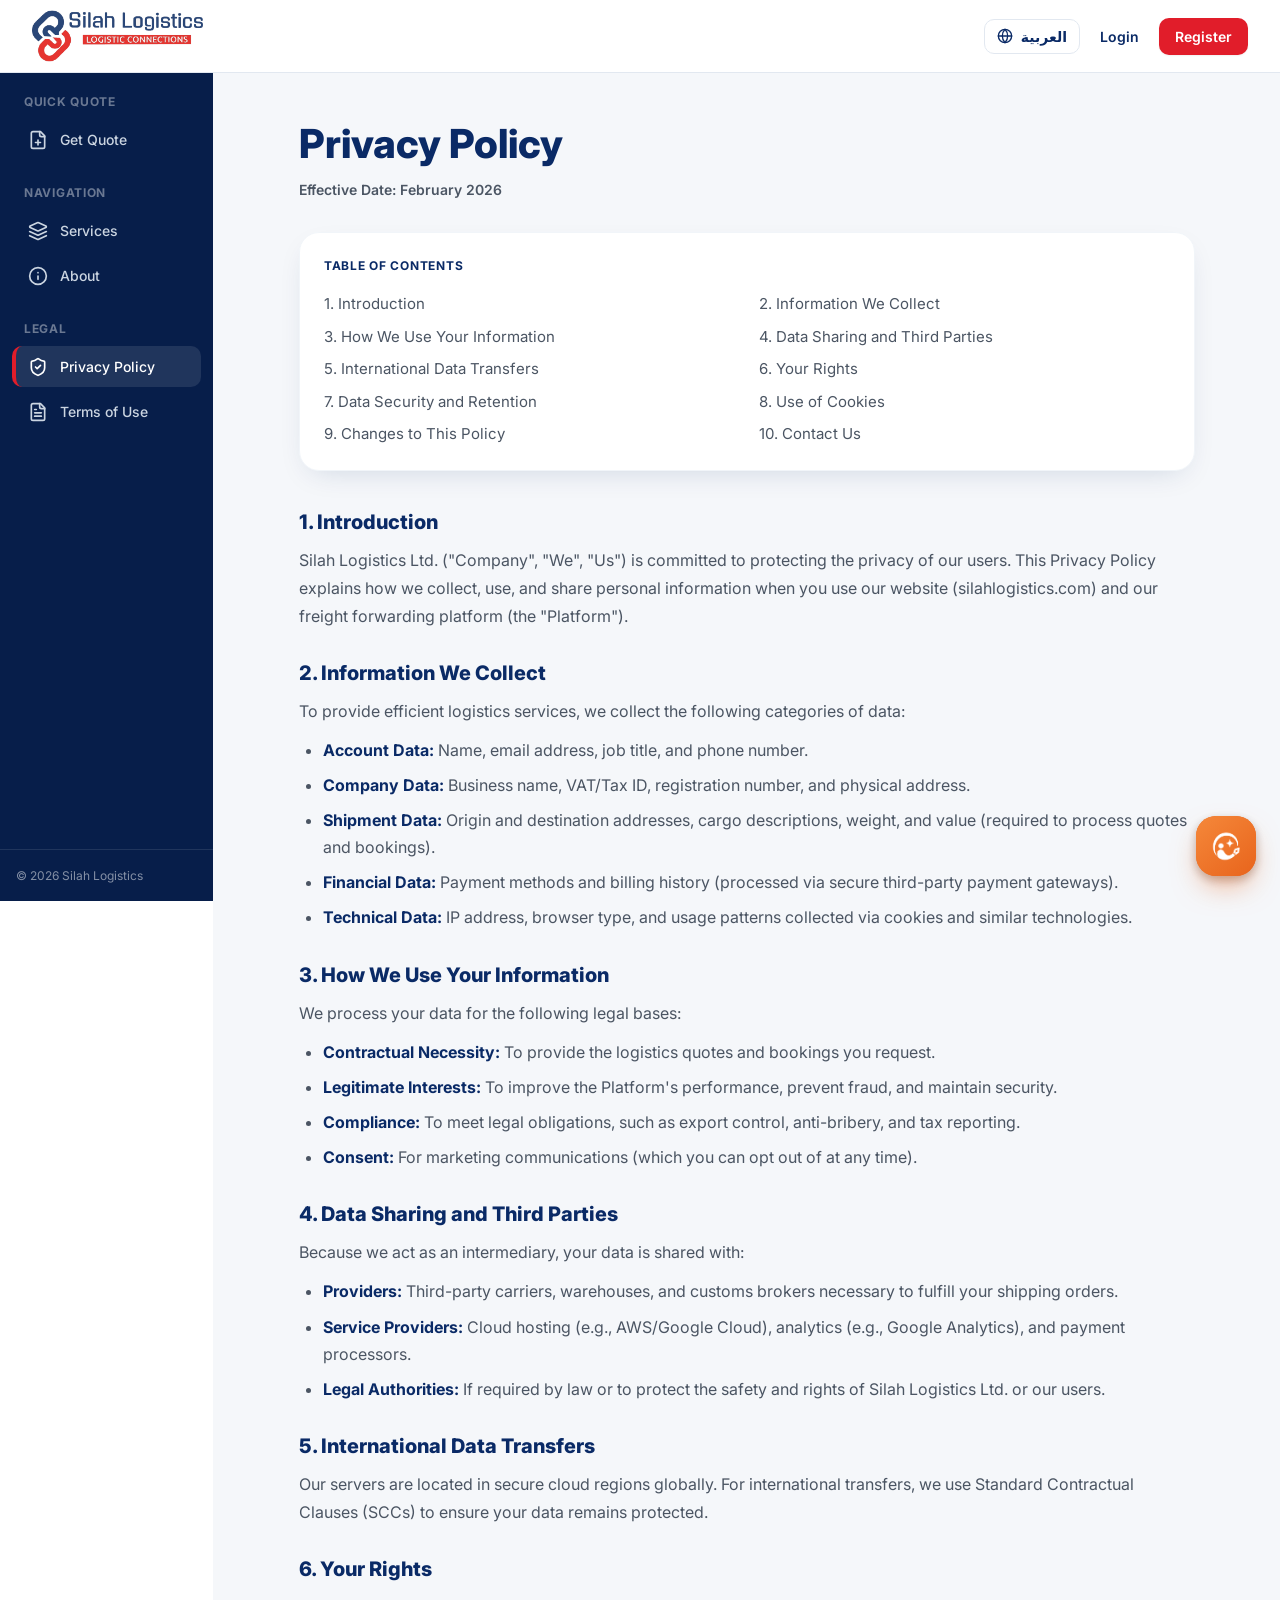
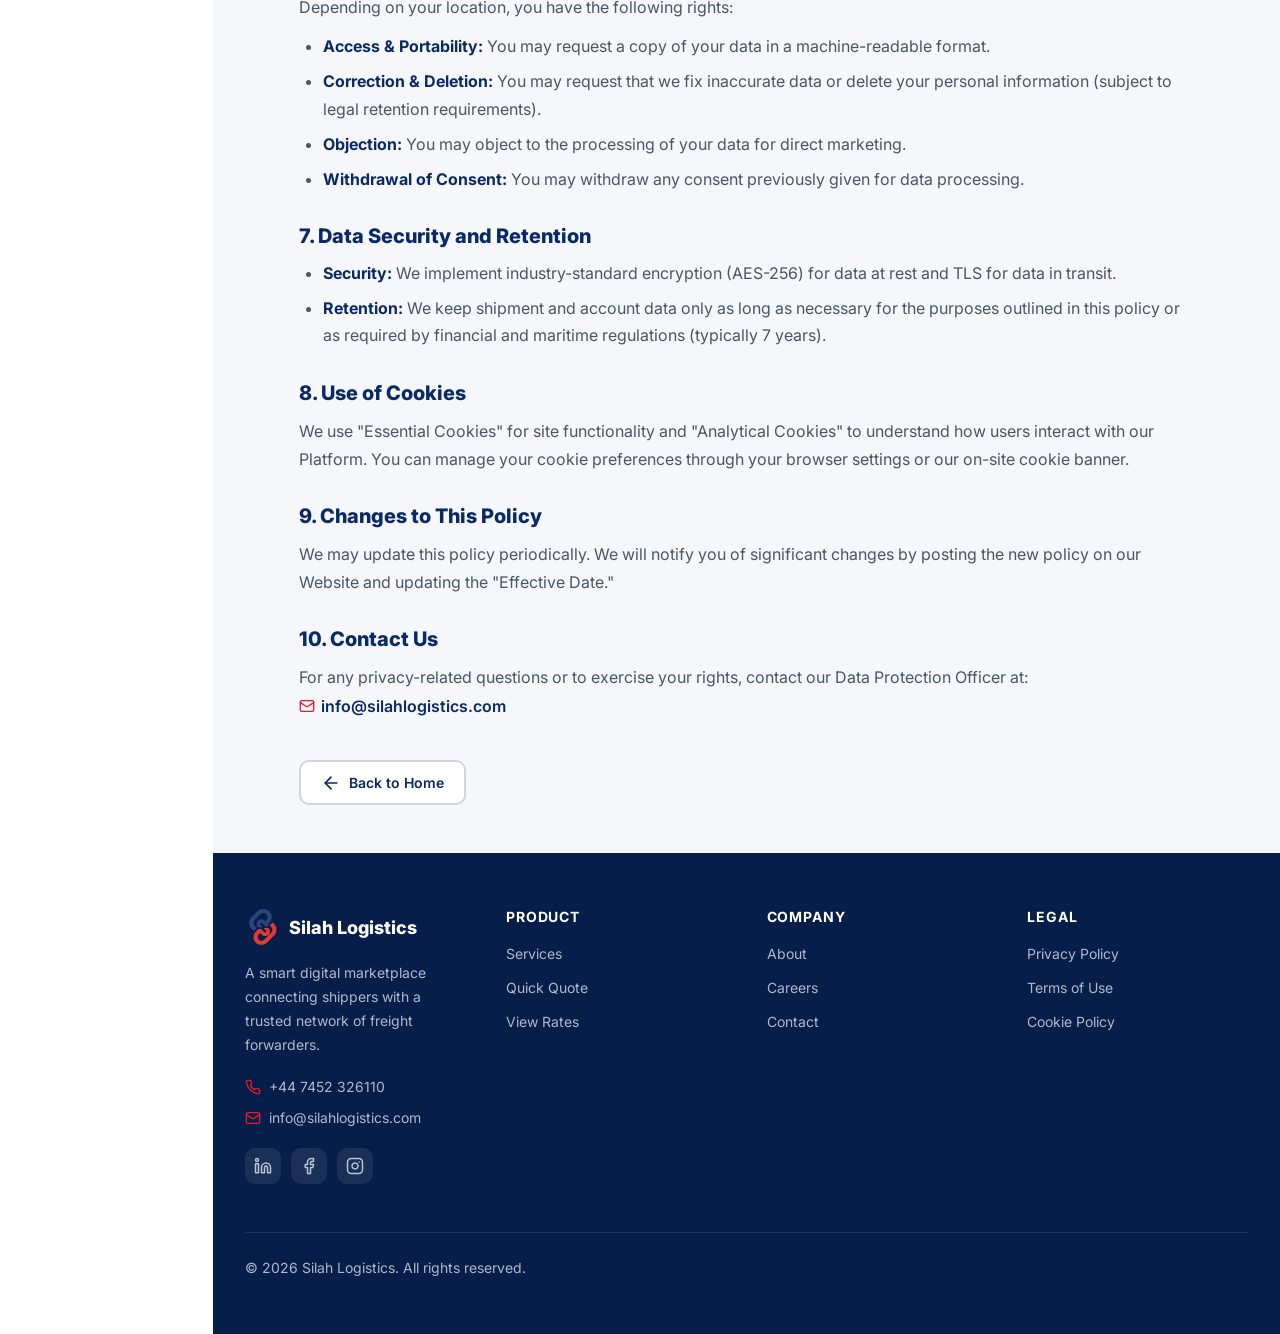
<file: privacy.html>
<!DOCTYPE html>
<html lang="en" dir="ltr">
  <head>
    <meta charset="UTF-8" />
    <meta name="viewport" content="width=device-width, initial-scale=1.0" />
    <title>Silah Logistics — Privacy Policy</title>
    <meta
      name="description"
      content="Silah Logistics Privacy Policy — how we collect, use, and share personal information across our website and freight forwarding platform."
    />
    <link rel="icon" type="image/svg+xml" href="assets/logo-symbol.svg" />
    <link rel="icon" type="image/png" href="assets/favicon.png" />
    <link rel="apple-touch-icon" href="assets/apple-touch-icon.png" />
    <link rel="preconnect" href="https://fonts.googleapis.com" />
    <link rel="preconnect" href="https://fonts.gstatic.com" crossorigin />
    <link
      href="https://fonts.googleapis.com/css2?family=Inter:wght@400;500;600;700;800;900&family=Noto+Kufi+Arabic:wght@400;500;600;700;800&display=swap"
      rel="stylesheet"
    />
    <link rel="stylesheet" href="css/styles.css" />
    <script>
      (function () {
        try {
          var l = localStorage.getItem('silah.lang');
          if (l !== 'ar' && l !== 'en') l = 'en';
          document.documentElement.lang = l;
          document.documentElement.dir = l === 'ar' ? 'rtl' : 'ltr';
        } catch (e) {}
      })();
    </script>
  </head>
  <body data-page="privacy">
    <div class="page-root">
      <header class="navbar" id="site-navbar"></header>
      <div class="shell">
        <aside class="sidebar" id="site-sidebar"></aside>
        <div class="shell__main">
          <main>
            <section class="legal">
              <div class="container">
                <!-- Legal copy is English-only and rendered LTR in both locales. -->
                <div class="legal__inner reveal">
                  <header class="legal__header">
                    <h1 class="legal__title">Privacy Policy</h1>
                    <p class="legal__date">Effective Date: February 2026</p>
                  </header>

                  <nav class="legal__toc" aria-label="Table of Contents">
                    <p class="legal__toc-title">Table of Contents</p>
                    <ol>
                      <li><a href="https://app.silahlogistics.com/privacy">1. Introduction</a></li>
                      <li><a href="https://app.silahlogistics.com/privacy">2. Information We Collect</a></li>
                      <li><a href="https://app.silahlogistics.com/privacy">3. How We Use Your Information</a></li>
                      <li><a href="https://app.silahlogistics.com/privacy">4. Data Sharing and Third Parties</a></li>
                      <li><a href="https://app.silahlogistics.com/privacy">5. International Data Transfers</a></li>
                      <li><a href="https://app.silahlogistics.com/privacy">6. Your Rights</a></li>
                      <li><a href="https://app.silahlogistics.com/privacy">7. Data Security and Retention</a></li>
                      <li><a href="https://app.silahlogistics.com/privacy">8. Use of Cookies</a></li>
                      <li><a href="https://app.silahlogistics.com/privacy">9. Changes to This Policy</a></li>
                      <li><a href="https://app.silahlogistics.com/privacy">10. Contact Us</a></li>
                    </ol>
                  </nav>

                  <div class="legal__article">
                    <section class="legal__section" id="privacy-1">
                      <h2>1. Introduction</h2>
                      <p>
                        Silah Logistics Ltd. ("Company", "We", "Us") is committed to
                        protecting the privacy of our users. This Privacy Policy explains
                        how we collect, use, and share personal information when you use
                        our website (silahlogistics.com) and our freight forwarding
                        platform (the "Platform").
                      </p>
                    </section>

                    <section class="legal__section" id="privacy-2">
                      <h2>2. Information We Collect</h2>
                      <p>
                        To provide efficient logistics services, we collect the following
                        categories of data:
                      </p>
                      <ul class="legal__list">
                        <li><strong>Account Data:</strong> Name, email address, job title, and phone number.</li>
                        <li><strong>Company Data:</strong> Business name, VAT/Tax ID, registration number, and physical address.</li>
                        <li><strong>Shipment Data:</strong> Origin and destination addresses, cargo descriptions, weight, and value (required to process quotes and bookings).</li>
                        <li><strong>Financial Data:</strong> Payment methods and billing history (processed via secure third-party payment gateways).</li>
                        <li><strong>Technical Data:</strong> IP address, browser type, and usage patterns collected via cookies and similar technologies.</li>
                      </ul>
                    </section>

                    <section class="legal__section" id="privacy-3">
                      <h2>3. How We Use Your Information</h2>
                      <p>We process your data for the following legal bases:</p>
                      <ul class="legal__list">
                        <li><strong>Contractual Necessity:</strong> To provide the logistics quotes and bookings you request.</li>
                        <li><strong>Legitimate Interests:</strong> To improve the Platform's performance, prevent fraud, and maintain security.</li>
                        <li><strong>Compliance:</strong> To meet legal obligations, such as export control, anti-bribery, and tax reporting.</li>
                        <li><strong>Consent:</strong> For marketing communications (which you can opt out of at any time).</li>
                      </ul>
                    </section>

                    <section class="legal__section" id="privacy-4">
                      <h2>4. Data Sharing and Third Parties</h2>
                      <p>Because we act as an intermediary, your data is shared with:</p>
                      <ul class="legal__list">
                        <li><strong>Providers:</strong> Third-party carriers, warehouses, and customs brokers necessary to fulfill your shipping orders.</li>
                        <li><strong>Service Providers:</strong> Cloud hosting (e.g., AWS/Google Cloud), analytics (e.g., Google Analytics), and payment processors.</li>
                        <li><strong>Legal Authorities:</strong> If required by law or to protect the safety and rights of Silah Logistics Ltd. or our users.</li>
                      </ul>
                    </section>

                    <section class="legal__section" id="privacy-5">
                      <h2>5. International Data Transfers</h2>
                      <p>
                        Our servers are located in secure cloud regions globally. For
                        international transfers, we use Standard Contractual Clauses (SCCs)
                        to ensure your data remains protected.
                      </p>
                    </section>

                    <section class="legal__section" id="privacy-6">
                      <h2>6. Your Rights</h2>
                      <p>Depending on your location, you have the following rights:</p>
                      <ul class="legal__list">
                        <li><strong>Access &amp; Portability:</strong> You may request a copy of your data in a machine-readable format.</li>
                        <li><strong>Correction &amp; Deletion:</strong> You may request that we fix inaccurate data or delete your personal information (subject to legal retention requirements).</li>
                        <li><strong>Objection:</strong> You may object to the processing of your data for direct marketing.</li>
                        <li><strong>Withdrawal of Consent:</strong> You may withdraw any consent previously given for data processing.</li>
                      </ul>
                    </section>

                    <section class="legal__section" id="privacy-7">
                      <h2>7. Data Security and Retention</h2>
                      <ul class="legal__list">
                        <li><strong>Security:</strong> We implement industry-standard encryption (AES-256) for data at rest and TLS for data in transit.</li>
                        <li><strong>Retention:</strong> We keep shipment and account data only as long as necessary for the purposes outlined in this policy or as required by financial and maritime regulations (typically 7 years).</li>
                      </ul>
                    </section>

                    <section class="legal__section" id="privacy-8">
                      <h2>8. Use of Cookies</h2>
                      <p>
                        We use "Essential Cookies" for site functionality and "Analytical
                        Cookies" to understand how users interact with our Platform. You
                        can manage your cookie preferences through your browser settings or
                        our on-site cookie banner.
                      </p>
                    </section>

                    <section class="legal__section" id="privacy-9">
                      <h2>9. Changes to This Policy</h2>
                      <p>
                        We may update this policy periodically. We will notify you of
                        significant changes by posting the new policy on our Website and
                        updating the "Effective Date."
                      </p>
                    </section>

                    <section class="legal__section" id="privacy-10">
                      <h2>10. Contact Us</h2>
                      <p>
                        For any privacy-related questions or to exercise your rights,
                        contact our Data Protection Officer at:
                        <a class="legal__contact" href="mailto:info@silahlogistics.com"><span data-icon="mail" class="icon icon-sm"></span><span>info@silahlogistics.com</span></a>
                      </p>
                    </section>
                  </div>

                  <div class="legal__back">
                    <a class="btn btn--secondary" href="index.html">
                      <span data-icon="arrow-left"></span>
                      <span>Back to Home</span>
                    </a>
                  </div>
                </div>
              </div>
            </section>
          </main>
          <footer class="footer" id="site-footer"></footer>
        </div>
      </div>
    </div>
    <div class="sidebar-overlay" id="sidebar-overlay"></div>

    <script src="js/icons.js"></script>
    <script src="js/i18n.js"></script>
    <script src="js/data.js"></script>
    <script src="js/layout.js"></script>
    <script src="js/wizard.js"></script>
    <script src="js/main.js"></script>
  </body>
</html>
</file>
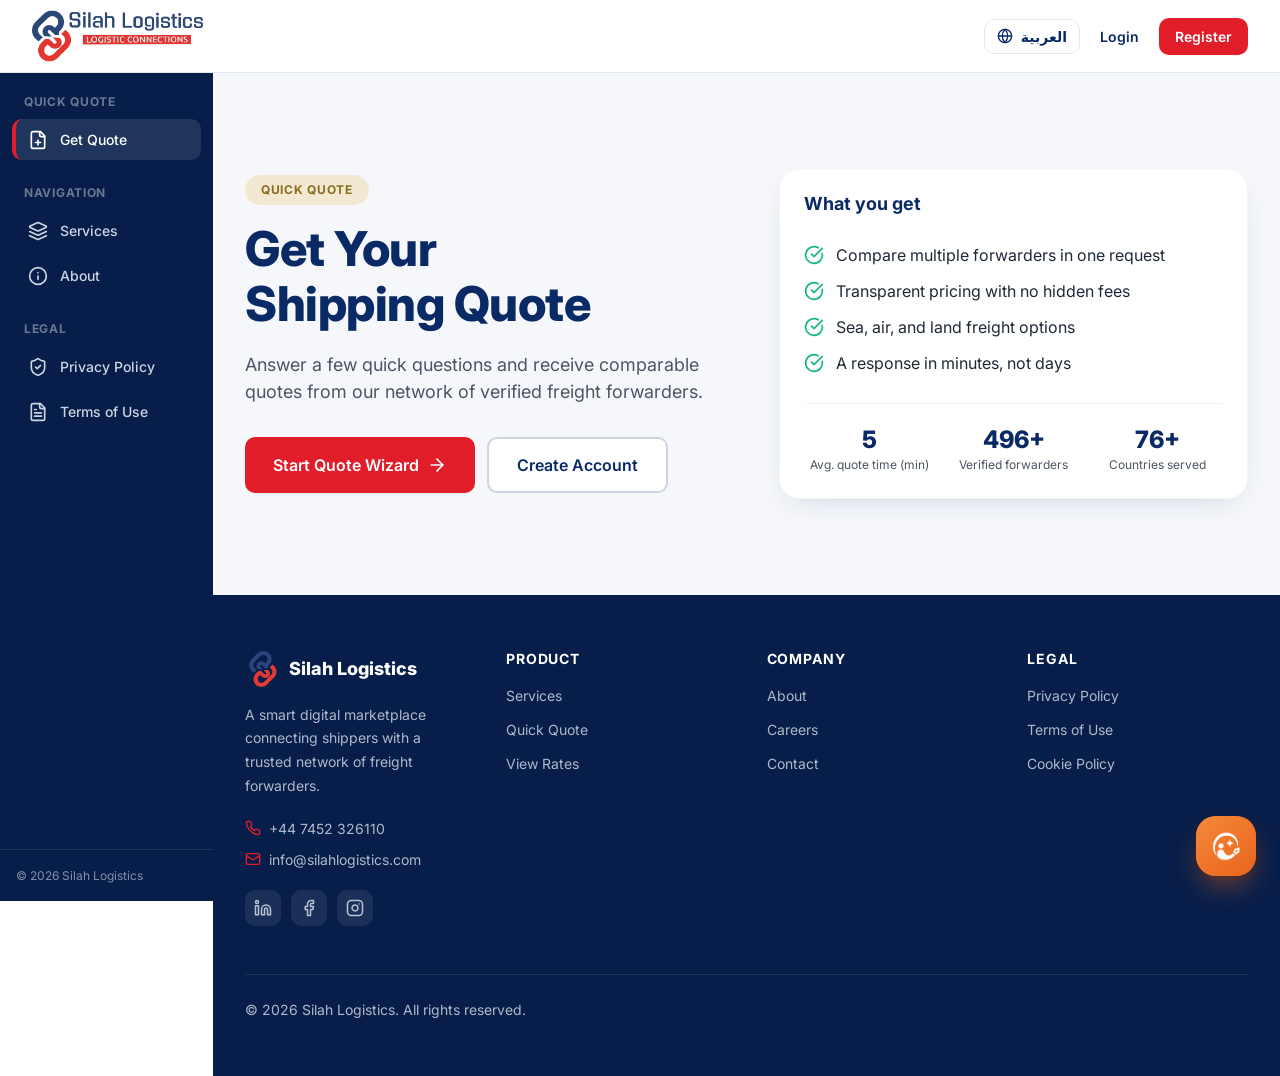
<file: quote-start.html>
<!DOCTYPE html>
<html lang="en" dir="ltr">
  <head>
    <meta charset="UTF-8" />
    <meta name="viewport" content="width=device-width, initial-scale=1.0" />
    <title>Silah Logistics — Get Your Shipping Quote</title>
    <meta
      name="description"
      content="Answer a few quick questions and receive comparable quotes from our network of verified freight forwarders."
    />
    <link rel="icon" type="image/svg+xml" href="assets/logo-symbol.svg" />
    <link rel="icon" type="image/png" href="assets/favicon.png" />
    <link rel="apple-touch-icon" href="assets/apple-touch-icon.png" />
    <link rel="preconnect" href="https://fonts.googleapis.com" />
    <link rel="preconnect" href="https://fonts.gstatic.com" crossorigin />
    <link
      href="https://fonts.googleapis.com/css2?family=Inter:wght@400;500;600;700;800;900&family=Noto+Kufi+Arabic:wght@400;500;600;700;800&display=swap"
      rel="stylesheet"
    />
    <link rel="stylesheet" href="css/styles.css" />
    <script>
      (function () {
        try {
          var l = localStorage.getItem('silah.lang');
          if (l !== 'ar' && l !== 'en') l = 'en';
          document.documentElement.lang = l;
          document.documentElement.dir = l === 'ar' ? 'rtl' : 'ltr';
        } catch (e) {}
      })();
    </script>
  </head>
  <body data-page="quote-start">
    <div class="page-root">
      <header class="navbar" id="site-navbar"></header>
      <div class="shell">
        <aside class="sidebar" id="site-sidebar"></aside>
        <div class="shell__main">
          <main>
            <section class="section section--surface">
              <div class="container">
                <div class="split">
                  <div class="reveal reveal--right">
                    <span class="eyebrow" data-i18n="quickStart.eyebrow"></span>
                    <h1 class="qstart__title mt-4" data-i18n="quickStart.title"></h1>
                    <p class="qstart__subtitle" data-i18n="quickStart.subtitle"></p>
                    <div class="qstart__actions">
                      <a class="btn btn--primary btn--lg" href="https://app.silahlogistics.com/quick-quote/start">
                        <span data-i18n="quickStart.startWizard"></span>
                        <span data-icon="arrow-right" class="rtl-flip"></span>
                      </a>
                      <a
                        class="btn btn--secondary btn--lg"
                        href="https://app.silahlogistics.com/register"
                        data-i18n="quickStart.createAccount"
                      ></a>
                    </div>
                  </div>

                  <div class="reveal reveal--left">
                    <div class="card">
                      <h2 class="qstart__benefits-title" data-i18n="quickStart.benefitsTitle"></h2>
                      <ul class="checklist">
                        <li>
                          <span data-icon="check-circle"></span>
                          <span data-i18n="quickStart.benefits.one"></span>
                        </li>
                        <li>
                          <span data-icon="check-circle"></span>
                          <span data-i18n="quickStart.benefits.two"></span>
                        </li>
                        <li>
                          <span data-icon="check-circle"></span>
                          <span data-i18n="quickStart.benefits.three"></span>
                        </li>
                        <li>
                          <span data-icon="check-circle"></span>
                          <span data-i18n="quickStart.benefits.four"></span>
                        </li>
                      </ul>
                      <div class="qstart__ministats">
                        <div class="qstart__ministat">
                          <div class="stat-value countup" data-value="5"></div>
                          <p data-i18n="quickStart.stats.minutes"></p>
                        </div>
                        <div class="qstart__ministat">
                          <div class="stat-value countup" data-value="500" data-suffix="+"></div>
                          <p data-i18n="quickStart.stats.forwarders"></p>
                        </div>
                        <div class="qstart__ministat">
                          <div class="stat-value countup" data-value="77" data-suffix="+"></div>
                          <p data-i18n="quickStart.stats.countries"></p>
                        </div>
                      </div>
                    </div>
                  </div>
                </div>
              </div>
            </section>
          </main>
          <footer class="footer" id="site-footer"></footer>
        </div>
      </div>
    </div>
    <div class="sidebar-overlay" id="sidebar-overlay"></div>

    <script src="js/icons.js"></script>
    <script src="js/i18n.js"></script>
    <script src="js/data.js"></script>
    <script src="js/layout.js"></script>
    <script src="js/wizard.js"></script>
    <script src="js/main.js"></script>
  </body>
</html>
</file>
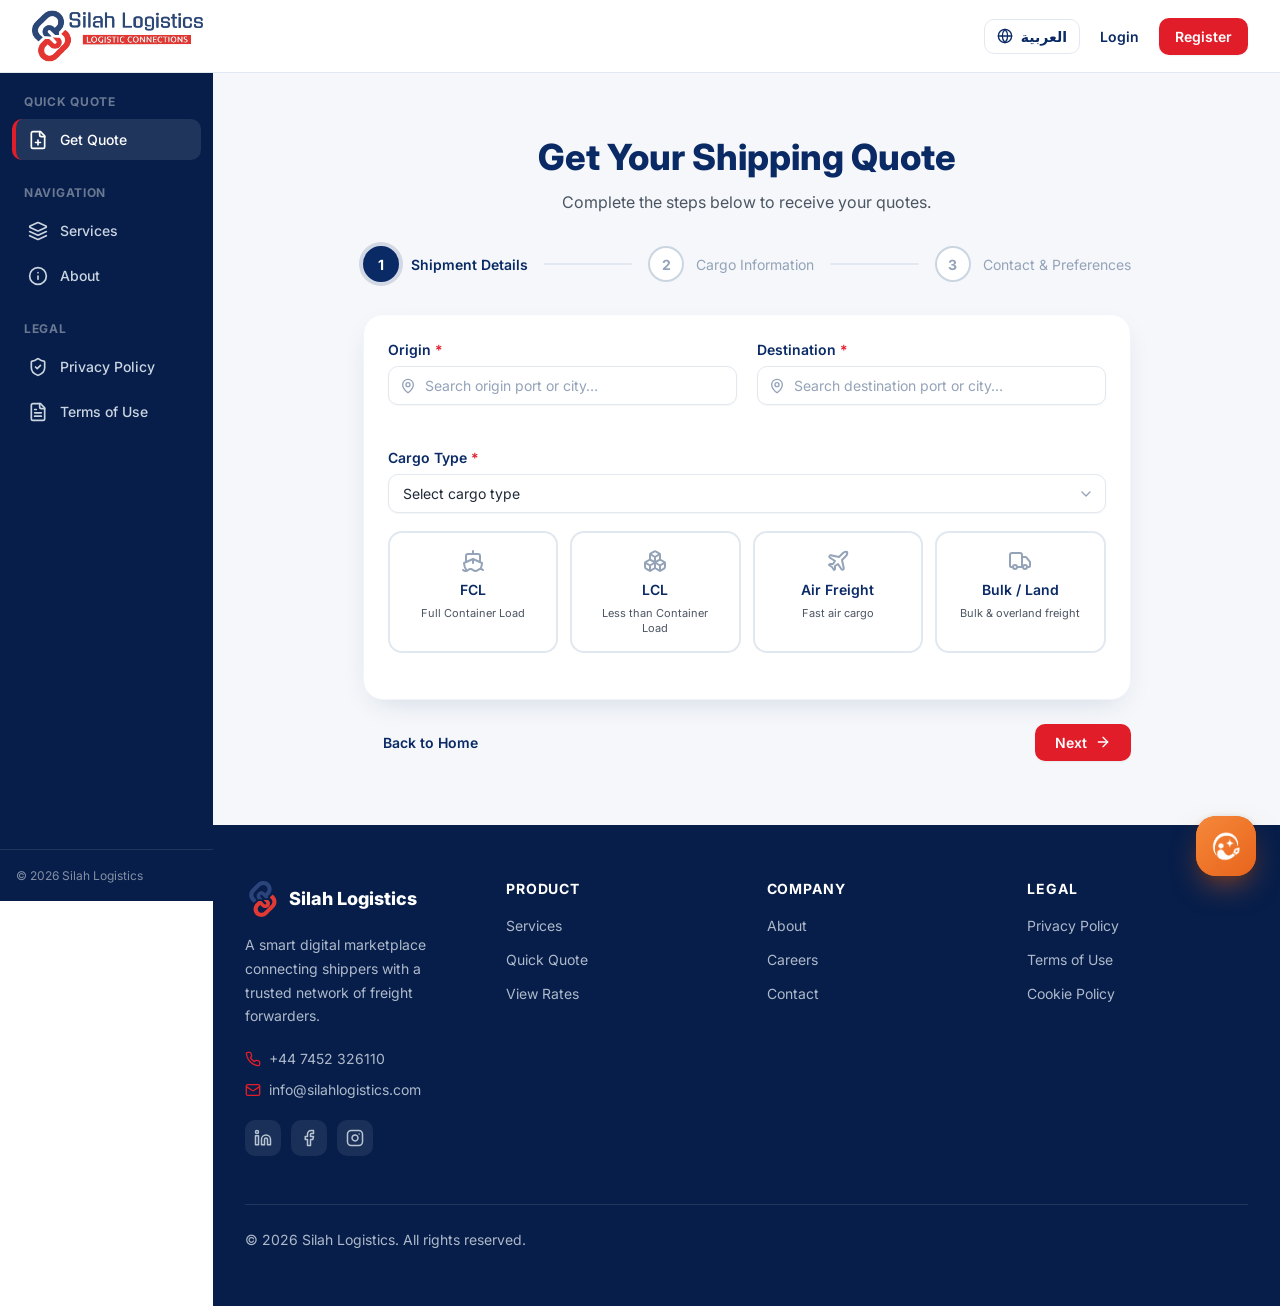
<file: quote-wizard.html>
<!DOCTYPE html>
<html lang="en" dir="ltr">
  <head>
    <meta charset="UTF-8" />
    <meta name="viewport" content="width=device-width, initial-scale=1.0" />
    <title>Silah Logistics — Quick Quote Wizard</title>
    <meta
      name="description"
      content="Complete three quick steps — shipment details, cargo information, and contact — to receive freight quotes."
    />
    <link rel="icon" type="image/svg+xml" href="assets/logo-symbol.svg" />
    <link rel="icon" type="image/png" href="assets/favicon.png" />
    <link rel="apple-touch-icon" href="assets/apple-touch-icon.png" />
    <link rel="preconnect" href="https://fonts.googleapis.com" />
    <link rel="preconnect" href="https://fonts.gstatic.com" crossorigin />
    <link
      href="https://fonts.googleapis.com/css2?family=Inter:wght@400;500;600;700;800;900&family=Noto+Kufi+Arabic:wght@400;500;600;700;800&display=swap"
      rel="stylesheet"
    />
    <link rel="stylesheet" href="css/styles.css" />
    <script>
      (function () {
        try {
          var l = localStorage.getItem('silah.lang');
          if (l !== 'ar' && l !== 'en') l = 'en';
          document.documentElement.lang = l;
          document.documentElement.dir = l === 'ar' ? 'rtl' : 'ltr';
        } catch (e) {}
      })();
    </script>
  </head>
  <body data-page="quote-wizard">
    <div class="page-root">
      <header class="navbar" id="site-navbar"></header>
      <div class="shell">
        <aside class="sidebar" id="site-sidebar"></aside>
        <div class="shell__main">
          <main>
            <section class="wizard">
              <div class="container">
                <div class="wizard__inner">
                  <!-- ====================== FORM VIEW ====================== -->
                  <div id="wizard-form-view">
                    <div class="wizard__head">
                      <h1 data-i18n="wizard.title"></h1>
                      <p data-i18n="wizard.subtitle"></p>
                    </div>

                    <!-- Stepper -->
                    <ol class="stepper" id="wizard-stepper" aria-label="Progress">
                      <li class="stepper__step">
                        <span class="stepper__circle">1</span>
                        <span class="stepper__label" data-i18n="wizard.steps.shipment"></span>
                      </li>
                      <span class="stepper__line" aria-hidden="true"></span>
                      <li class="stepper__step">
                        <span class="stepper__circle">2</span>
                        <span class="stepper__label" data-i18n="wizard.steps.cargo"></span>
                      </li>
                      <span class="stepper__line" aria-hidden="true"></span>
                      <li class="stepper__step">
                        <span class="stepper__circle">3</span>
                        <span class="stepper__label" data-i18n="wizard.steps.contact"></span>
                      </li>
                    </ol>

                    <form id="wizard-form" class="wizard__form" novalidate>
                      <div class="card">
                        <!-- ================= STEP 1: SHIPMENT ================= -->
                        <div class="wizard-step" data-step="0">
                          <div class="form-stack">
                            <div class="form-row">
                              <!-- Origin combobox -->
                              <div class="field" data-field="origin">
                                <label class="field__label" for="cb-origin">
                                  <span data-i18n="wizard.shipment.origin"></span>
                                  <span class="field__req">*</span>
                                </label>
                                <div class="combobox" data-combobox="origin">
                                  <div class="combobox__field">
                                    <span class="combobox__pin icon-sm" data-icon="map-pin"></span>
                                    <input
                                      id="cb-origin"
                                      class="control combobox__input"
                                      type="text"
                                      role="combobox"
                                      autocomplete="off"
                                      aria-autocomplete="list"
                                      aria-expanded="false"
                                      data-i18n-ph="wizard.shipment.originPlaceholder"
                                    />
                                    <button
                                      type="button"
                                      class="combobox__clear"
                                      hidden
                                      data-i18n-aria="wizard.combobox.clear"
                                    >
                                      <span data-icon="x" class="icon-sm"></span>
                                    </button>
                                  </div>
                                </div>
                                <p class="field__error" data-error="origin"></p>
                              </div>

                              <!-- Destination combobox -->
                              <div class="field" data-field="destination">
                                <label class="field__label" for="cb-destination">
                                  <span data-i18n="wizard.shipment.destination"></span>
                                  <span class="field__req">*</span>
                                </label>
                                <div class="combobox" data-combobox="destination">
                                  <div class="combobox__field">
                                    <span class="combobox__pin icon-sm" data-icon="map-pin"></span>
                                    <input
                                      id="cb-destination"
                                      class="control combobox__input"
                                      type="text"
                                      role="combobox"
                                      autocomplete="off"
                                      aria-autocomplete="list"
                                      aria-expanded="false"
                                      data-i18n-ph="wizard.shipment.destinationPlaceholder"
                                    />
                                    <button
                                      type="button"
                                      class="combobox__clear"
                                      hidden
                                      data-i18n-aria="wizard.combobox.clear"
                                    >
                                      <span data-icon="x" class="icon-sm"></span>
                                    </button>
                                  </div>
                                </div>
                                <p class="field__error" data-error="destination"></p>
                              </div>
                            </div>

                            <!-- Cargo type -->
                            <div class="field" data-field="cargoType">
                              <label class="field__label" for="cargo-select">
                                <span data-i18n="wizard.shipment.cargoType"></span>
                                <span class="field__req">*</span>
                              </label>
                              <div class="select-wrap">
                                <select id="cargo-select" class="control" data-cargo-select>
                                  <option value="" disabled selected data-i18n="wizard.shipment.cargoTypeSelectLabel"></option>
                                  <option value="fcl" data-i18n="wizard.shipment.cargoTypes.fcl"></option>
                                  <option value="lcl" data-i18n="wizard.shipment.cargoTypes.lcl"></option>
                                  <option value="air" data-i18n="wizard.shipment.cargoTypes.air"></option>
                                  <option value="bulk" data-i18n="wizard.shipment.cargoTypes.bulk"></option>
                                </select>
                                <span class="chevron icon-sm" data-icon="chevron-down"></span>
                              </div>

                              <div class="cargo-cards">
                                <button type="button" class="cargo-card" data-cargo="fcl" aria-pressed="false">
                                  <span data-icon="ship" class="icon-lg"></span>
                                  <span class="cargo-card__title" data-i18n="wizard.shipment.cargoTypes.fcl"></span>
                                  <span class="cargo-card__desc" data-i18n="wizard.shipment.cargoTypes.fclDesc"></span>
                                </button>
                                <button type="button" class="cargo-card" data-cargo="lcl" aria-pressed="false">
                                  <span data-icon="boxes" class="icon-lg"></span>
                                  <span class="cargo-card__title" data-i18n="wizard.shipment.cargoTypes.lcl"></span>
                                  <span class="cargo-card__desc" data-i18n="wizard.shipment.cargoTypes.lclDesc"></span>
                                </button>
                                <button type="button" class="cargo-card" data-cargo="air" aria-pressed="false">
                                  <span data-icon="plane" class="icon-lg"></span>
                                  <span class="cargo-card__title" data-i18n="wizard.shipment.cargoTypes.air"></span>
                                  <span class="cargo-card__desc" data-i18n="wizard.shipment.cargoTypes.airDesc"></span>
                                </button>
                                <button type="button" class="cargo-card" data-cargo="bulk" aria-pressed="false">
                                  <span data-icon="truck" class="icon-lg"></span>
                                  <span class="cargo-card__title" data-i18n="wizard.shipment.cargoTypes.bulk"></span>
                                  <span class="cargo-card__desc" data-i18n="wizard.shipment.cargoTypes.bulkDesc"></span>
                                </button>
                              </div>
                              <p class="field__error" data-error="cargoType"></p>
                            </div>
                          </div>
                        </div>

                        <!-- ================== STEP 2: CARGO ================== -->
                        <div class="wizard-step" data-step="1" hidden>
                          <div class="form-stack">
                            <div class="form-row">
                              <div class="field" data-field="weight">
                                <label class="field__label" for="weight">
                                  <span data-i18n="wizard.cargo.weight"></span>
                                  <span class="field__req">*</span>
                                </label>
                                <input
                                  id="weight"
                                  class="control"
                                  type="number"
                                  min="0"
                                  data-model="weight"
                                  data-i18n-ph="wizard.cargo.weightPlaceholder"
                                />
                                <p class="field__error" data-error="weight"></p>
                              </div>
                              <div class="field" data-field="unitType">
                                <label class="field__label" for="unit">
                                  <span data-i18n="wizard.cargo.unitType"></span>
                                  <span class="field__req">*</span>
                                </label>
                                <div class="select-wrap">
                                  <select id="unit" class="control" data-model="unitType">
                                    <option value="" disabled selected data-i18n="wizard.cargo.unitType"></option>
                                    <option value="boxes" data-i18n="wizard.cargo.unitTypes.boxes"></option>
                                    <option value="pallets" data-i18n="wizard.cargo.unitTypes.pallets"></option>
                                    <option value="containers" data-i18n="wizard.cargo.unitTypes.containers"></option>
                                  </select>
                                  <span class="chevron icon-sm" data-icon="chevron-down"></span>
                                </div>
                                <p class="field__error" data-error="unitType"></p>
                              </div>
                            </div>

                            <div class="field" data-field="containerType">
                              <label class="field__label" for="container">
                                <span data-i18n="wizard.cargo.containerType"></span>
                                <span class="field__req">*</span>
                              </label>
                              <div class="select-wrap">
                                <select id="container" class="control" data-model="containerType">
                                  <option value="" disabled selected data-i18n="wizard.cargo.containerType"></option>
                                  <option value="20std" data-i18n="wizard.cargo.containerTypes.20std"></option>
                                  <option value="40std" data-i18n="wizard.cargo.containerTypes.40std"></option>
                                  <option value="40hc" data-i18n="wizard.cargo.containerTypes.40hc"></option>
                                  <option value="reefer" data-i18n="wizard.cargo.containerTypes.reefer"></option>
                                  <option value="opentop" data-i18n="wizard.cargo.containerTypes.opentop"></option>
                                  <option value="flatrack" data-i18n="wizard.cargo.containerTypes.flatrack"></option>
                                  <option value="isotank" data-i18n="wizard.cargo.containerTypes.isotank"></option>
                                </select>
                                <span class="chevron icon-sm" data-icon="chevron-down"></span>
                              </div>
                              <p class="field__error" data-error="containerType"></p>
                            </div>

                            <div class="field" data-field="special">
                              <label class="field__label" for="special" data-i18n="wizard.cargo.special"></label>
                              <textarea
                                id="special"
                                class="control"
                                rows="4"
                                data-model="special"
                                data-i18n-ph="wizard.cargo.specialPlaceholder"
                              ></textarea>
                            </div>
                          </div>
                        </div>

                        <!-- ================= STEP 3: CONTACT ================= -->
                        <div class="wizard-step" data-step="2" hidden>
                          <div class="form-stack">
                            <div class="form-row">
                              <div class="field" data-field="email">
                                <label class="field__label" for="email">
                                  <span data-i18n="wizard.contact.email"></span>
                                  <span class="field__req">*</span>
                                </label>
                                <input
                                  id="email"
                                  class="control"
                                  type="email"
                                  data-model="email"
                                  data-i18n-ph="wizard.contact.emailPlaceholder"
                                />
                                <p class="field__error" data-error="email"></p>
                              </div>
                              <div class="field" data-field="phone">
                                <label class="field__label" for="phone">
                                  <span data-i18n="wizard.contact.phone"></span>
                                  <span class="field__req">*</span>
                                </label>
                                <input
                                  id="phone"
                                  class="control"
                                  type="tel"
                                  data-model="phone"
                                  data-i18n-ph="wizard.contact.phonePlaceholder"
                                />
                                <p class="field__error" data-error="phone"></p>
                              </div>
                            </div>
                            <div class="field" data-field="date">
                              <label class="field__label" for="date">
                                <span data-i18n="wizard.contact.date"></span>
                                <span class="field__req">*</span>
                              </label>
                              <input id="date" class="control" type="date" data-model="date" />
                              <p class="field__error" data-error="date"></p>
                            </div>
                          </div>
                        </div>
                      </div>

                      <div class="wizard__nav">
                        <button type="button" class="btn btn--ghost" id="wizard-back"></button>
                        <button type="button" class="btn btn--primary" id="wizard-next">
                          <span data-i18n="wizard.next"></span>
                          <span data-icon="arrow-right" class="icon-sm rtl-flip"></span>
                        </button>
                        <button
                          type="submit"
                          class="btn btn--primary"
                          id="wizard-submit"
                          hidden
                          data-i18n="wizard.getQuotes"
                        ></button>
                      </div>
                    </form>
                  </div>

                  <!-- ===================== RESULT VIEW ===================== -->
                  <div id="wizard-result-view" hidden></div>
                </div>
              </div>
            </section>
          </main>
          <footer class="footer" id="site-footer"></footer>
        </div>
      </div>
    </div>
    <div class="sidebar-overlay" id="sidebar-overlay"></div>

    <script src="js/icons.js"></script>
    <script src="js/i18n.js"></script>
    <script src="js/data.js"></script>
    <script src="js/layout.js"></script>
    <script src="js/wizard.js"></script>
    <script src="js/main.js"></script>
  </body>
</html>
</file>
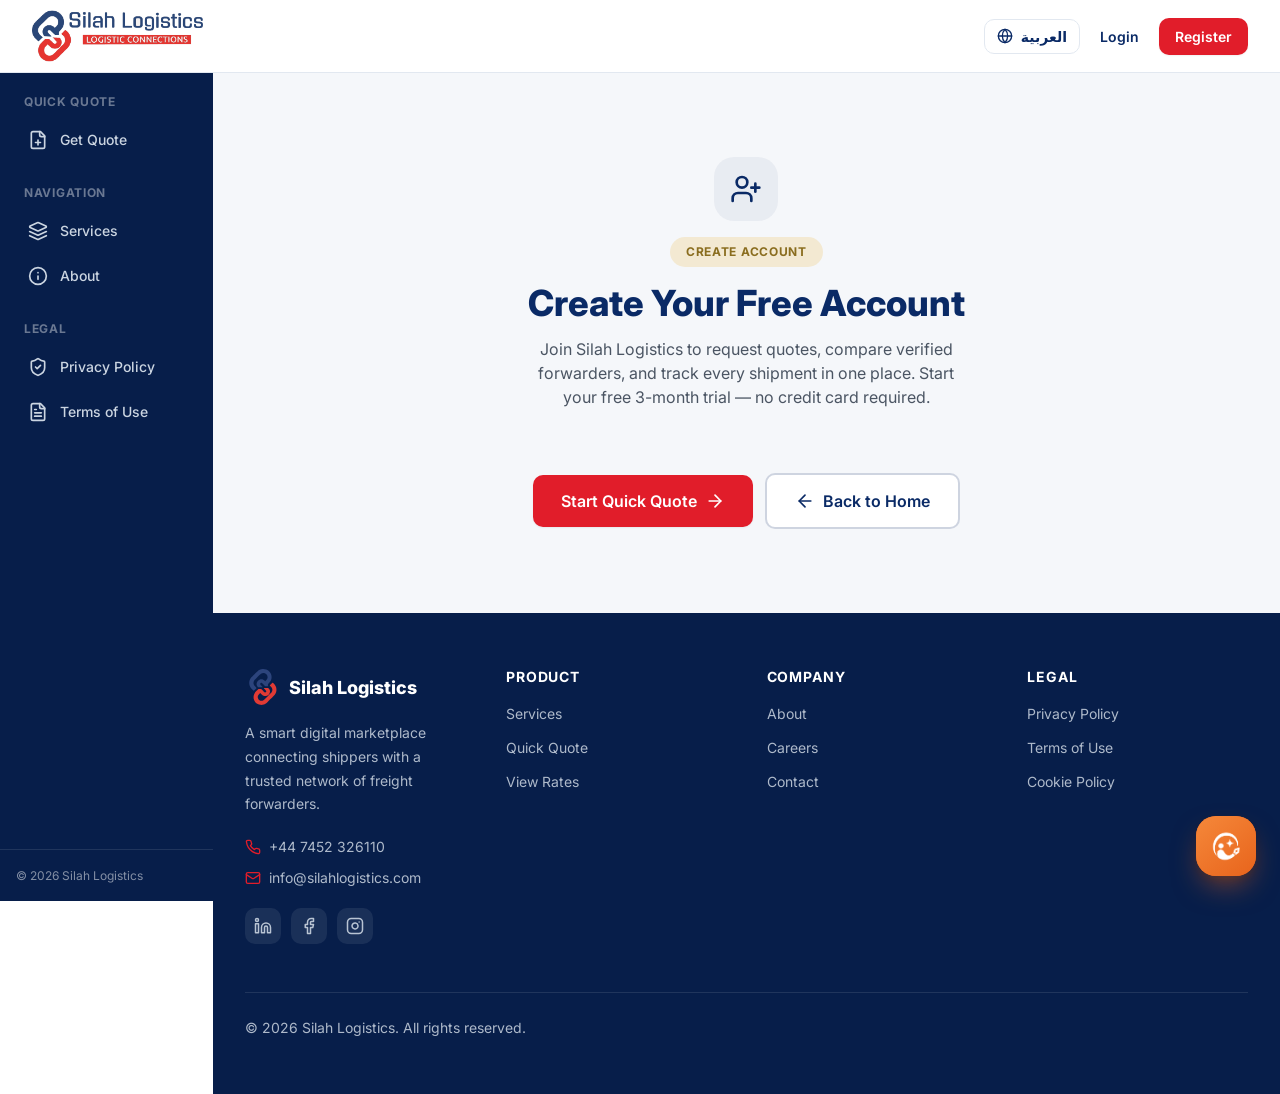
<file: register.html>
<!DOCTYPE html>
<html lang="en" dir="ltr">
  <head>
    <meta charset="UTF-8" />
    <meta name="viewport" content="width=device-width, initial-scale=1.0" />
    <title>Silah Logistics — Create Account</title>
    <meta
      name="description"
      content="Create your free Silah Logistics account to request quotes, compare verified forwarders, and track every shipment in one place."
    />
    <link rel="icon" type="image/svg+xml" href="assets/logo-symbol.svg" />
    <link rel="icon" type="image/png" href="assets/favicon.png" />
    <link rel="apple-touch-icon" href="assets/apple-touch-icon.png" />
    <link rel="preconnect" href="https://fonts.googleapis.com" />
    <link rel="preconnect" href="https://fonts.gstatic.com" crossorigin />
    <link
      href="https://fonts.googleapis.com/css2?family=Inter:wght@400;500;600;700;800;900&family=Noto+Kufi+Arabic:wght@400;500;600;700;800&display=swap"
      rel="stylesheet"
    />
    <link rel="stylesheet" href="css/styles.css" />
    <script>
      (function () {
        try {
          var l = localStorage.getItem('silah.lang');
          if (l !== 'ar' && l !== 'en') l = 'en';
          document.documentElement.lang = l;
          document.documentElement.dir = l === 'ar' ? 'rtl' : 'ltr';
        } catch (e) {}
      })();
    </script>
  </head>
  <body data-page="register">
    <div class="page-root">
      <header class="navbar" id="site-navbar"></header>
      <div class="shell">
        <aside class="sidebar" id="site-sidebar"></aside>
        <div class="shell__main">
          <main>
            <section class="stub">
              <div class="container">
                <div class="stub__inner reveal">
                  <span class="stub__icon">
                    <span data-icon="user-plus" class="icon-lg"></span>
                  </span>
                  <span class="eyebrow mt-4" data-i18n="register.eyebrow"></span>
                  <h1 data-i18n="register.title"></h1>
                  <p data-i18n="register.subtitle"></p>
                  <div class="cta-block__actions">
                    <a class="btn btn--primary btn--lg" href="https://app.silahlogistics.com/quick-quote/start">
                      <span data-i18n="register.cta"></span>
                      <span data-icon="arrow-right" class="rtl-flip"></span>
                    </a>
                    <a class="btn btn--secondary btn--lg" href="index.html">
                      <span data-icon="arrow-left" class="rtl-flip"></span>
                      <span data-i18n="common.backHome"></span>
                    </a>
                  </div>
                </div>
              </div>
            </section>
          </main>
          <footer class="footer" id="site-footer"></footer>
        </div>
      </div>
    </div>
    <div class="sidebar-overlay" id="sidebar-overlay"></div>

    <script src="js/icons.js"></script>
    <script src="js/i18n.js"></script>
    <script src="js/data.js"></script>
    <script src="js/layout.js"></script>
    <script src="js/wizard.js"></script>
    <script src="js/main.js"></script>
  </body>
</html>
</file>
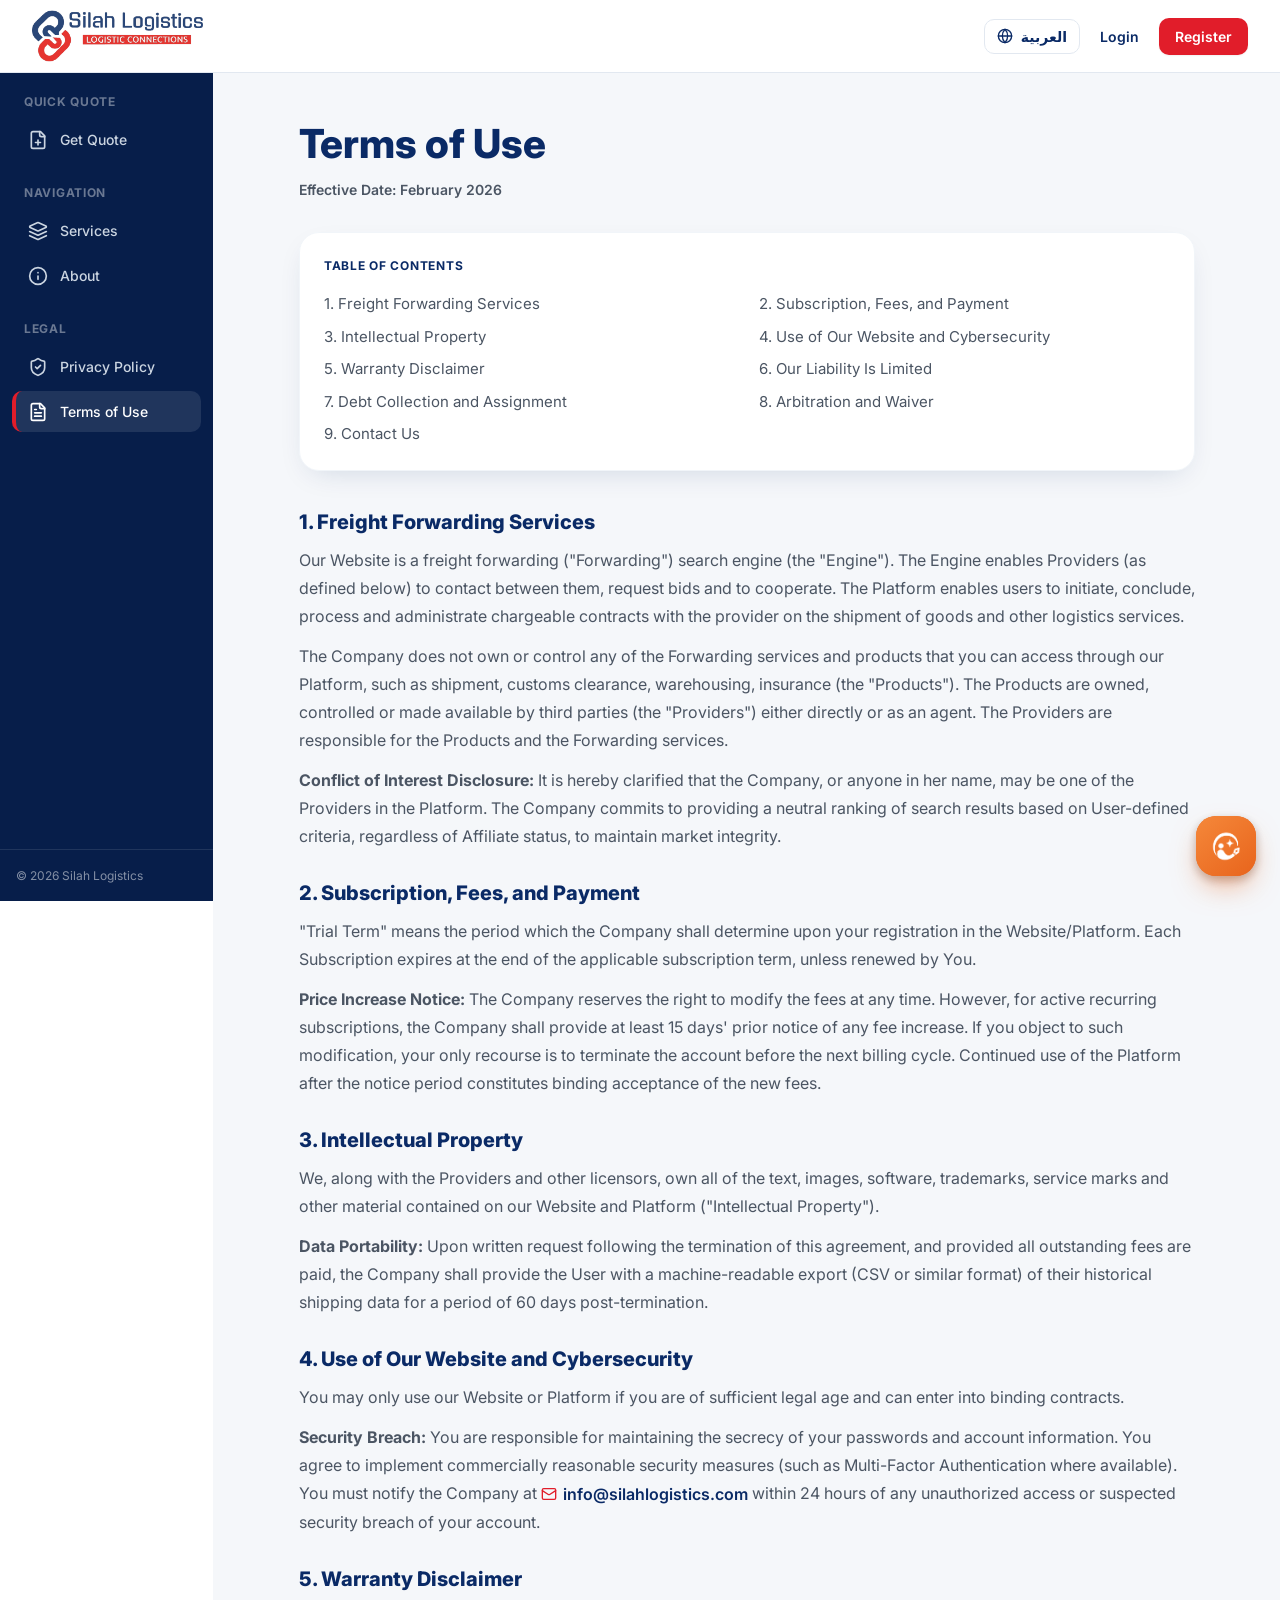
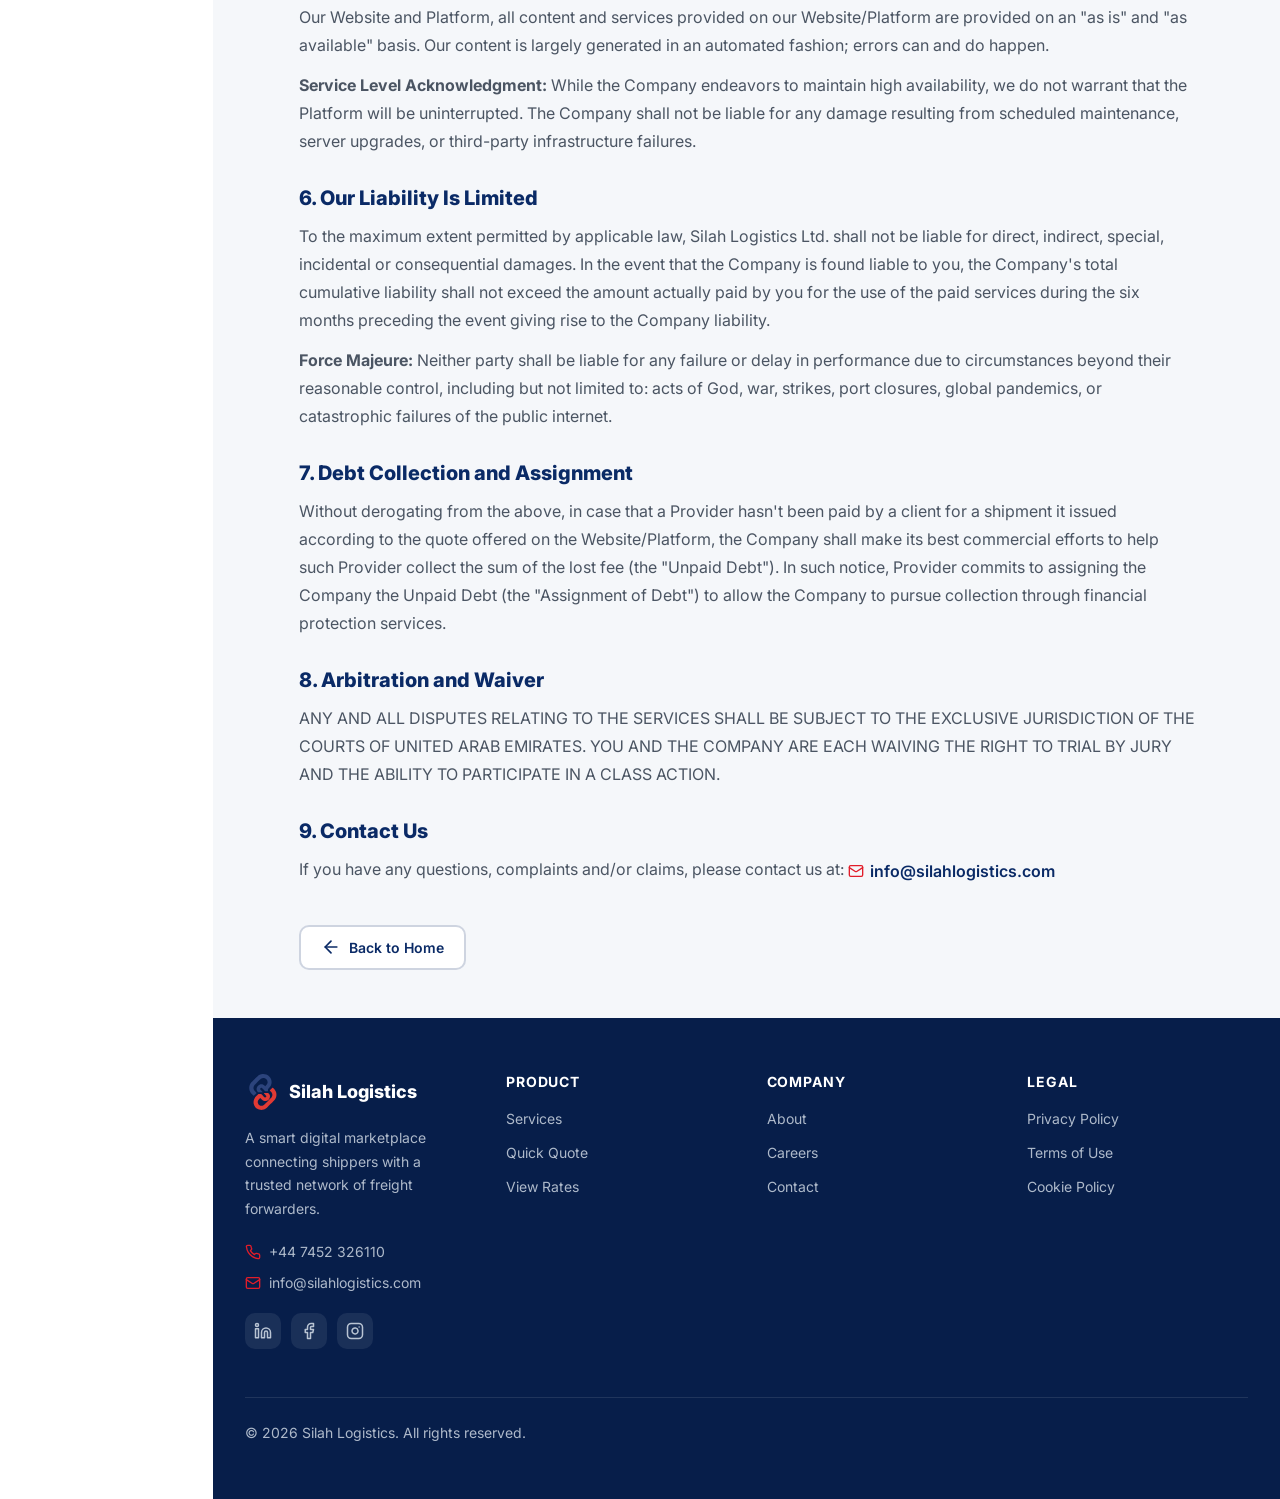
<file: terms.html>
<!DOCTYPE html>
<html lang="en" dir="ltr">
  <head>
    <meta charset="UTF-8" />
    <meta name="viewport" content="width=device-width, initial-scale=1.0" />
    <title>Silah Logistics — Terms of Use</title>
    <meta
      name="description"
      content="Silah Logistics Terms of Use — the terms governing use of our freight forwarding search engine and platform."
    />
    <link rel="icon" type="image/svg+xml" href="assets/logo-symbol.svg" />
    <link rel="icon" type="image/png" href="assets/favicon.png" />
    <link rel="apple-touch-icon" href="assets/apple-touch-icon.png" />
    <link rel="preconnect" href="https://fonts.googleapis.com" />
    <link rel="preconnect" href="https://fonts.gstatic.com" crossorigin />
    <link
      href="https://fonts.googleapis.com/css2?family=Inter:wght@400;500;600;700;800;900&family=Noto+Kufi+Arabic:wght@400;500;600;700;800&display=swap"
      rel="stylesheet"
    />
    <link rel="stylesheet" href="css/styles.css" />
    <script>
      (function () {
        try {
          var l = localStorage.getItem('silah.lang');
          if (l !== 'ar' && l !== 'en') l = 'en';
          document.documentElement.lang = l;
          document.documentElement.dir = l === 'ar' ? 'rtl' : 'ltr';
        } catch (e) {}
      })();
    </script>
  </head>
  <body data-page="terms">
    <div class="page-root">
      <header class="navbar" id="site-navbar"></header>
      <div class="shell">
        <aside class="sidebar" id="site-sidebar"></aside>
        <div class="shell__main">
          <main>
            <section class="legal">
              <div class="container">
                <!-- Legal copy is English-only and rendered LTR in both locales. -->
                <div class="legal__inner reveal">
                  <header class="legal__header">
                    <h1 class="legal__title">Terms of Use</h1>
                    <p class="legal__date">Effective Date: February 2026</p>
                  </header>

                  <nav class="legal__toc" aria-label="Table of Contents">
                    <p class="legal__toc-title">Table of Contents</p>
                    <ol>
                      <li><a href="https://app.silahlogistics.com/terms">1. Freight Forwarding Services</a></li>
                      <li><a href="https://app.silahlogistics.com/terms">2. Subscription, Fees, and Payment</a></li>
                      <li><a href="https://app.silahlogistics.com/terms">3. Intellectual Property</a></li>
                      <li><a href="https://app.silahlogistics.com/terms">4. Use of Our Website and Cybersecurity</a></li>
                      <li><a href="https://app.silahlogistics.com/terms">5. Warranty Disclaimer</a></li>
                      <li><a href="https://app.silahlogistics.com/terms">6. Our Liability Is Limited</a></li>
                      <li><a href="https://app.silahlogistics.com/terms">7. Debt Collection and Assignment</a></li>
                      <li><a href="https://app.silahlogistics.com/terms">8. Arbitration and Waiver</a></li>
                      <li><a href="https://app.silahlogistics.com/terms">9. Contact Us</a></li>
                    </ol>
                  </nav>

                  <div class="legal__article">
                    <section class="legal__section" id="terms-1">
                      <h2>1. Freight Forwarding Services</h2>
                      <p>
                        Our Website is a freight forwarding ("Forwarding") search engine
                        (the "Engine"). The Engine enables Providers (as defined below) to
                        contact between them, request bids and to cooperate. The Platform
                        enables users to initiate, conclude, process and administrate
                        chargeable contracts with the provider on the shipment of goods and
                        other logistics services.
                      </p>
                      <p>
                        The Company does not own or control any of the Forwarding services
                        and products that you can access through our Platform, such as
                        shipment, customs clearance, warehousing, insurance (the
                        "Products"). The Products are owned, controlled or made available by
                        third parties (the "Providers") either directly or as an agent. The
                        Providers are responsible for the Products and the Forwarding
                        services.
                      </p>
                      <p>
                        <strong>Conflict of Interest Disclosure:</strong> It is hereby
                        clarified that the Company, or anyone in her name, may be one of the
                        Providers in the Platform. The Company commits to providing a
                        neutral ranking of search results based on User-defined criteria,
                        regardless of Affiliate status, to maintain market integrity.
                      </p>
                    </section>

                    <section class="legal__section" id="terms-2">
                      <h2>2. Subscription, Fees, and Payment</h2>
                      <p>
                        "Trial Term" means the period which the Company shall determine upon
                        your registration in the Website/Platform. Each Subscription expires
                        at the end of the applicable subscription term, unless renewed by
                        You.
                      </p>
                      <p>
                        <strong>Price Increase Notice:</strong> The Company reserves the
                        right to modify the fees at any time. However, for active recurring
                        subscriptions, the Company shall provide at least 15 days' prior
                        notice of any fee increase. If you object to such modification, your
                        only recourse is to terminate the account before the next billing
                        cycle. Continued use of the Platform after the notice period
                        constitutes binding acceptance of the new fees.
                      </p>
                    </section>

                    <section class="legal__section" id="terms-3">
                      <h2>3. Intellectual Property</h2>
                      <p>
                        We, along with the Providers and other licensors, own all of the
                        text, images, software, trademarks, service marks and other
                        material contained on our Website and Platform ("Intellectual
                        Property").
                      </p>
                      <p>
                        <strong>Data Portability:</strong> Upon written request following
                        the termination of this agreement, and provided all outstanding fees
                        are paid, the Company shall provide the User with a machine-readable
                        export (CSV or similar format) of their historical shipping data for
                        a period of 60 days post-termination.
                      </p>
                    </section>

                    <section class="legal__section" id="terms-4">
                      <h2>4. Use of Our Website and Cybersecurity</h2>
                      <p>
                        You may only use our Website or Platform if you are of sufficient
                        legal age and can enter into binding contracts.
                      </p>
                      <p>
                        <strong>Security Breach:</strong> You are responsible for
                        maintaining the secrecy of your passwords and account information.
                        You agree to implement commercially reasonable security measures
                        (such as Multi-Factor Authentication where available). You must
                        notify the Company at
                        <a class="legal__contact" href="mailto:info@silahlogistics.com"><span data-icon="mail" class="icon icon-sm"></span><span>info@silahlogistics.com</span></a>
                        within 24 hours of any unauthorized access or suspected security
                        breach of your account.
                      </p>
                    </section>

                    <section class="legal__section" id="terms-5">
                      <h2>5. Warranty Disclaimer</h2>
                      <p>
                        Our Website and Platform, all content and services provided on our
                        Website/Platform are provided on an "as is" and "as available"
                        basis. Our content is largely generated in an automated fashion;
                        errors can and do happen.
                      </p>
                      <p>
                        <strong>Service Level Acknowledgment:</strong> While the Company
                        endeavors to maintain high availability, we do not warrant that the
                        Platform will be uninterrupted. The Company shall not be liable for
                        any damage resulting from scheduled maintenance, server upgrades, or
                        third-party infrastructure failures.
                      </p>
                    </section>

                    <section class="legal__section" id="terms-6">
                      <h2>6. Our Liability Is Limited</h2>
                      <p>
                        To the maximum extent permitted by applicable law, Silah Logistics
                        Ltd. shall not be liable for direct, indirect, special, incidental
                        or consequential damages. In the event that the Company is found
                        liable to you, the Company's total cumulative liability shall not
                        exceed the amount actually paid by you for the use of the paid
                        services during the six months preceding the event giving rise to
                        the Company liability.
                      </p>
                      <p>
                        <strong>Force Majeure:</strong> Neither party shall be liable for
                        any failure or delay in performance due to circumstances beyond
                        their reasonable control, including but not limited to: acts of God,
                        war, strikes, port closures, global pandemics, or catastrophic
                        failures of the public internet.
                      </p>
                    </section>

                    <section class="legal__section" id="terms-7">
                      <h2>7. Debt Collection and Assignment</h2>
                      <p>
                        Without derogating from the above, in case that a Provider hasn't
                        been paid by a client for a shipment it issued according to the
                        quote offered on the Website/Platform, the Company shall make its
                        best commercial efforts to help such Provider collect the sum of the
                        lost fee (the "Unpaid Debt"). In such notice, Provider commits to
                        assigning the Company the Unpaid Debt (the "Assignment of Debt") to
                        allow the Company to pursue collection through financial protection
                        services.
                      </p>
                    </section>

                    <section class="legal__section" id="terms-8">
                      <h2>8. Arbitration and Waiver</h2>
                      <p>
                        ANY AND ALL DISPUTES RELATING TO THE SERVICES SHALL BE SUBJECT TO
                        THE EXCLUSIVE JURISDICTION OF THE COURTS OF UNITED ARAB EMIRATES.
                        YOU AND THE COMPANY ARE EACH WAIVING THE RIGHT TO TRIAL BY JURY AND
                        THE ABILITY TO PARTICIPATE IN A CLASS ACTION.
                      </p>
                    </section>

                    <section class="legal__section" id="terms-9">
                      <h2>9. Contact Us</h2>
                      <p>
                        If you have any questions, complaints and/or claims, please contact
                        us at:
                        <a class="legal__contact" href="mailto:info@silahlogistics.com"><span data-icon="mail" class="icon icon-sm"></span><span>info@silahlogistics.com</span></a>
                      </p>
                    </section>
                  </div>

                  <div class="legal__back">
                    <a class="btn btn--secondary" href="index.html">
                      <span data-icon="arrow-left"></span>
                      <span>Back to Home</span>
                    </a>
                  </div>
                </div>
              </div>
            </section>
          </main>
          <footer class="footer" id="site-footer"></footer>
        </div>
      </div>
    </div>
    <div class="sidebar-overlay" id="sidebar-overlay"></div>

    <script src="js/icons.js"></script>
    <script src="js/i18n.js"></script>
    <script src="js/data.js"></script>
    <script src="js/layout.js"></script>
    <script src="js/wizard.js"></script>
    <script src="js/main.js"></script>
  </body>
</html>
</file>
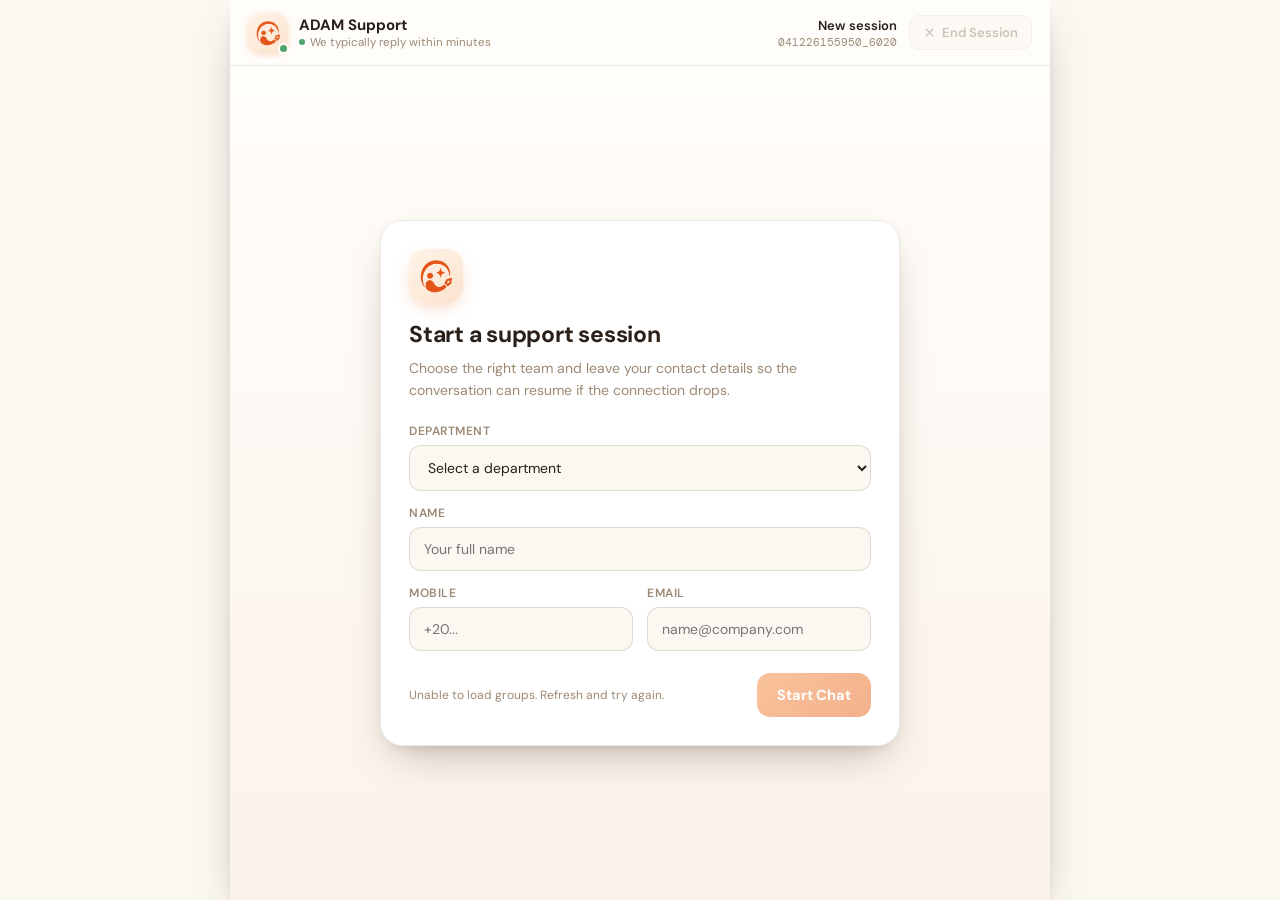
<file: adam/ADAM-client.html>
<!DOCTYPE html>
<html lang="en">
<head>
<meta charset="UTF-8">
<meta name="viewport" content="width=device-width, initial-scale=1.0">
<title>ADAM — Support</title>
<link rel="icon" type="image/png" href="assets/adam-logo.png">
<link rel="preconnect" href="https://fonts.googleapis.com">
<link rel="preconnect" href="https://fonts.gstatic.com" crossorigin>
<link href="https://fonts.googleapis.com/css2?family=DM+Sans:wght@300;400;500;600;700&family=DM+Mono:wght@400;500&display=swap" rel="stylesheet">
<style>
*, *::before, *::after { box-sizing: border-box; margin: 0; padding: 0; }

/* ══════════════ WARM PALETTE (ADAM prototype — no blue, no cold gray) ══════════════ */
:root {
  --brand:        #E8641C;   /* logo orange */
  --brand-2:      #F5883A;   /* amber highlight */
  --brand-grad:   linear-gradient(140deg, #F5883A, #E8641C);
  --brand-dark:   #D2560F;
  --brand-soft:   #FBEFE2;   /* soft cream-orange tint */
  --brand-tint:   #FFF3E8;   /* logo halo cream */
  --brand-tint-2: #FBE3CE;
  --surface:      #FFFFFF;
  --header-bg:    #FFFDFA;
  --bg:           #FBF7F1;   /* warm cream body */
  --bubble-agent: #F4ECE0;   /* warm clay bubble */
  --border:       rgba(60,38,18,.14);
  --divider:      rgba(60,38,18,.09);
  --text:         #2B2019;   /* warm espresso */
  --sub:          #9C8975;   /* clay / taupe */
  --online:       #4FA36B;
  --danger:       #B23A2E;
  --danger-bg:    #FBEDEA;
  --danger-border:#F3D6CF;
  --radius-lg:    18px;
  --radius-md:    12px;
  --shadow-sm:    0 1px 2px rgba(40,20,8,.06);
  --shadow-md:    0 18px 44px -16px rgba(40,20,8,.34), 0 6px 16px -10px rgba(40,20,8,.20);
  --shadow-brand: 0 4px 13px -3px rgba(232,100,28,.5);
}

html, body {
  height: 100%; width: 100%;
  font-family: 'DM Sans', system-ui, sans-serif;
  background: var(--bg);
  color: var(--text);
  overflow: hidden;
  -webkit-font-smoothing: antialiased;
}

/* ─── LAYOUT ─────────────────────────────────────── */
.client-layout {
  display: flex;
  flex-direction: column;
  height: 100vh;
  max-width: 820px;
  margin: 0 auto;
  background: var(--surface);
  box-shadow: var(--shadow-md);
  animation: adamPop .42s cubic-bezier(.22,1,.32,1.35) both;
}
@keyframes adamPop {
  from { opacity: 0; transform: scale(.985) translateY(10px); }
  to   { opacity: 1; transform: scale(1) translateY(0); }
}

.client-layout.intake-mode .chat,
.client-layout.intake-mode .footer {
  display: none;
}

/* ─── HEADER ─────────────────────────────────────── */
.header {
  display: flex;
  align-items: center;
  justify-content: space-between;
  gap: 12px;
  padding: 0 18px;
  height: 66px;
  background: var(--header-bg);
  border-bottom: 1px solid var(--divider);
  flex-shrink: 0;
}

.header-brand {
  display: flex;
  align-items: center;
  gap: 11px;
  min-width: 0;
}

.header-logo {
  position: relative;
  width: 40px; height: 40px;
  background: linear-gradient(140deg, var(--brand-tint), var(--brand-tint-2));
  border-radius: 13px;
  display: flex; align-items: center; justify-content: center;
  box-shadow: 0 2px 6px rgba(232,100,28,.22);
  flex-shrink: 0;
}
.header-logo img {
  width: 30px; height: 30px;
  object-fit: contain;
  display: block;
}
.header-logo::after {
  content: '';
  position: absolute;
  bottom: -1px; right: -1px;
  width: 11px; height: 11px;
  border-radius: 50%;
  background: var(--online);
  border: 2px solid var(--header-bg);
}

.header-title {
  font-size: 15px;
  font-weight: 700;
  color: var(--text);
  line-height: 1.2;
}

.header-subtitle {
  font-size: 11.5px;
  color: var(--sub);
  margin-top: 1px;
  display: flex;
  align-items: center;
  gap: 5px;
  white-space: nowrap;
  overflow: hidden;
  text-overflow: ellipsis;
}
.header-subtitle::before {
  content: '';
  width: 6px; height: 6px;
  border-radius: 50%;
  background: var(--online);
  flex-shrink: 0;
}

.header-session-meta {
  text-align: right;
  min-width: 0;
  margin-left: auto;
}

.header-session-name {
  font-size: 13px;
  font-weight: 600;
  color: var(--text);
  white-space: nowrap;
  overflow: hidden;
  text-overflow: ellipsis;
  max-width: 180px;
}

.header-session-id {
  font-size: 11px;
  color: var(--sub);
  font-family: 'DM Mono', monospace;
  margin-top: 1px;
}

.header-end-btn {
  display: flex;
  align-items: center;
  gap: 6px;
  padding: 8px 13px;
  background: var(--danger-bg);
  color: var(--danger);
  border: 1px solid var(--danger-border);
  border-radius: 10px;
  font-size: 13px;
  font-weight: 600;
  cursor: pointer;
  font-family: 'DM Sans', sans-serif;
  flex-shrink: 0;
  transition: background .15s, border-color .15s, transform .1s;
}
.header-end-btn:hover { background: #F7E0DB; border-color: #E9C3BA; }
.header-end-btn:active { transform: scale(.97); }
.header-end-btn:disabled {
  opacity: .5;
  cursor: not-allowed;
  background: var(--bg);
  border-color: var(--divider);
  color: var(--sub);
}

/* ─── CHAT AREA ──────────────────────────────────── */
.chat {
  flex: 1;
  overflow-y: auto;
  padding: 22px 18px;
  display: flex;
  flex-direction: column;
  gap: 8px;
  background: var(--bg);
  scroll-behavior: smooth;
}

.chat::-webkit-scrollbar { width: 6px; }
.chat::-webkit-scrollbar-track { background: transparent; }
.chat::-webkit-scrollbar-thumb { background: #E4D6C4; border-radius: 10px; }
.chat::-webkit-scrollbar-thumb:hover { background: #D8C4AC; }

/* ─── MESSAGE BUBBLES ────────────────────────────── */
.msg-wrap {
  display: flex;
  align-items: flex-end;
  gap: 8px;
  animation: fadeUp .34s cubic-bezier(.22,1,.32,1) both;
}
@keyframes fadeUp {
  from { opacity: 0; transform: translateY(9px); }
  to   { opacity: 1; transform: translateY(0); }
}

.msg-wrap.me    { justify-content: flex-end; }
.msg-wrap.other { justify-content: flex-start; }

.msg-avatar {
  width: 30px; height: 30px;
  background: var(--surface);
  border: 1px solid var(--divider);
  border-radius: 50%;
  display: flex; align-items: center; justify-content: center;
  padding: 3px;
  flex-shrink: 0;
  box-shadow: var(--shadow-sm);
}
.msg-avatar img {
  width: 100%; height: 100%;
  object-fit: contain;
  display: block;
}

.msg {
  max-width: 78%;
  padding: 11px 15px;
  font-size: 14px;
  line-height: 1.55;
  word-break: break-word;
  /* Bidi: let each bubble pick its own base direction from its content so
     mixed AR/EN sentences (and pure-Arabic ones) read naturally. */
  unicode-bidi: plaintext;
  text-align: start;
}

/* Inline markdown rendered from agent/AI replies (built as DOM, never raw HTML). */
.msg strong { font-weight: 700; }
.msg em     { font-style: italic; }

/* Auto-detected contact links (phone / email / URL / social) inside any bubble.
   Rendered as real, clickable anchors with a leading icon. Every one is an
   isolated LTR run so phone numbers, emails and URLs all read correctly even
   inside an Arabic (RTL) reply — the visible/copied text is unchanged. */
.msg-link {
  display: inline-flex;
  align-items: center;
  gap: 4px;
  color: var(--brand-dark);
  font-weight: 600;
  text-decoration: none;
  border-bottom: 1px solid rgba(210, 86, 15, .35);
  word-break: break-word;
  direction: ltr;
  unicode-bidi: isolate;
}
.msg-link:hover { border-bottom-color: var(--brand); }
.msg-link svg {
  width: 13px; height: 13px;
  flex: 0 0 auto;
  stroke: currentColor;
}
/* Phone numbers stay strictly left-to-right, even inside Arabic (RTL) replies,
   so "+44 7452 326110" never renders reversed. The visible text — and thus what
   gets copied — remains the exact number; the tel: href drives the dialer. */
.msg-phone {
  direction: ltr;
  unicode-bidi: isolate;
}
/* On the visitor's own (orange) bubbles, links need light styling. */
.me .msg-link {
  color: #fff;
  border-bottom-color: rgba(255, 255, 255, .5);
}
.me .msg-link:hover { border-bottom-color: #fff; }

.me .msg {
  background: var(--brand-grad);
  color: #fff;
  border-radius: 18px 18px 6px 18px;
  box-shadow: var(--shadow-brand);
}

.other .msg {
  background: var(--bubble-agent);
  color: var(--text);
  border-radius: 18px 18px 18px 6px;
  box-shadow: var(--shadow-sm);
}

/* System message — warm mono pill */
.msg-wrap.system {
  justify-content: center;
  margin: 8px 0;
}
.msg-wrap.system .msg {
  max-width: 90%;
  background: rgba(60,38,18,.06);
  color: rgba(60,38,18,.6);
  border-radius: 20px;
  font-family: 'DM Mono', monospace;
  font-size: 11.5px;
  padding: 6px 14px;
  text-align: center;
  box-shadow: none;
}

/* Visitor message the backend did not accept — dimmed, with an inline retry row. */
.me.msg-failed .msg { opacity: .6; }
.msg-failed-row {
  align-self: flex-end;
  display: flex;
  align-items: center;
  gap: 6px;
  margin-top: -2px;
  font-size: 12px;
  color: var(--danger);
}
.msg-retry-btn {
  border: none;
  background: none;
  padding: 0;
  font: inherit;
  font-weight: 600;
  color: inherit;
  text-decoration: underline;
  cursor: pointer;
}
.msg-retry-btn:focus-visible {
  outline: 2px solid var(--danger);
  outline-offset: 2px;
  border-radius: 3px;
}

/* File attachments */
.attachment-bubble {
  display: flex;
  flex-direction: column;
  gap: 8px;
}
.attachment-bubble img {
  max-width: 240px;
  border-radius: 11px;
  display: block;
}
.attachment-meta {
  font-size: 12px;
  opacity: .85;
}
.download-btn {
  display: inline-flex;
  align-items: center;
  gap: 5px;
  padding: 6px 11px;
  background: rgba(255,255,255,.22);
  border: 1px solid rgba(255,255,255,.4);
  border-radius: 8px;
  color: #fff;
  font-size: 12px;
  font-weight: 600;
  cursor: pointer;
  font-family: 'DM Sans', sans-serif;
  transition: background .15s;
}
.download-btn:hover { background: rgba(255,255,255,.34); }
.other .download-btn {
  background: var(--brand-soft);
  border-color: #F3D9BF;
  color: var(--brand);
}
.other .download-btn:hover { background: #F7E2CC; }

/* ─── INTAKE ─────────────────────────────────────── */
.intake-screen {
  flex: 1;
  display: flex;
  align-items: center;
  justify-content: center;
  background: linear-gradient(180deg, #FFFDFA 0%, #FBF3EA 100%);
  padding: 28px 20px;
  overflow-y: auto;
}

.intake-card {
  width: 100%;
  max-width: 520px;
  background: var(--surface);
  border: 1px solid var(--divider);
  border-radius: 22px;
  box-shadow: var(--shadow-md);
  padding: 28px;
  animation: adamPop .42s cubic-bezier(.22,1,.32,1.35) both;
}

.intake-logo {
  width: 54px; height: 54px;
  border-radius: 16px;
  background: linear-gradient(140deg, var(--brand-tint), var(--brand-tint-2));
  display: flex; align-items: center; justify-content: center;
  box-shadow: 0 6px 18px -6px rgba(232,100,28,.4);
  margin-bottom: 16px;
}
.intake-logo img { width: 40px; height: 40px; object-fit: contain; }

.intake-title {
  font-size: 23px;
  font-weight: 700;
  color: var(--text);
  letter-spacing: -.01em;
}

.intake-subtitle {
  margin-top: 8px;
  font-size: 14px;
  line-height: 1.6;
  color: var(--sub);
}

.intake-grid {
  display: grid;
  grid-template-columns: 1fr 1fr;
  gap: 14px;
  margin-top: 22px;
}

.intake-field.full {
  grid-column: 1 / -1;
}

.intake-label {
  display: block;
  font-size: 12px;
  font-weight: 600;
  color: var(--sub);
  margin-bottom: 6px;
  text-transform: uppercase;
  letter-spacing: .5px;
}

.intake-input,
.intake-select {
  width: 100%;
  padding: 12px 14px;
  border: 1.5px solid var(--border);
  border-radius: 12px;
  font-size: 14px;
  font-family: 'DM Sans', sans-serif;
  color: var(--text);
  background: var(--bg);
  outline: none;
  transition: border-color .15s, background .15s, box-shadow .15s;
}

.intake-input:focus,
.intake-select:focus {
  border-color: var(--brand);
  background: #fff;
  box-shadow: 0 0 0 3px rgba(232,100,28,.12);
}

.intake-actions {
  display: flex;
  align-items: center;
  justify-content: space-between;
  gap: 12px;
  margin-top: 22px;
}

.intake-note {
  font-size: 12px;
  color: var(--sub);
  line-height: 1.5;
}

.intake-start-btn {
  padding: 13px 20px;
  border-radius: 13px;
  background: var(--brand-grad);
  color: #fff;
  border: none;
  font-size: 14.5px;
  font-weight: 700;
  font-family: 'DM Sans', sans-serif;
  cursor: pointer;
  white-space: nowrap;
  box-shadow: 0 8px 20px -6px rgba(232,100,28,.55);
  transition: filter .15s, transform .1s;
}
.intake-start-btn:hover { filter: brightness(1.04); }
.intake-start-btn:active { transform: scale(.97); }
.intake-start-btn:disabled { opacity: .5; cursor: not-allowed; box-shadow: none; }

/* ─── FOOTER ─────────────────────────────────────── */
.footer {
  padding: 13px 14px;
  background: var(--header-bg);
  border-top: 1px solid var(--divider);
  flex-shrink: 0;
}

.input-row {
  display: flex;
  align-items: center;
  gap: 9px;
  background: var(--bg);
  border: 1.5px solid var(--border);
  border-radius: 14px;
  padding: 6px 6px 6px 8px;
  transition: border-color .15s, background .15s, box-shadow .15s;
}
.input-row:focus-within {
  border-color: var(--brand);
  background: #fff;
  box-shadow: 0 0 0 3px rgba(232,100,28,.1);
}

.attach-btn {
  width: 38px; height: 38px;
  background: var(--surface);
  border: 1px solid var(--border);
  cursor: pointer;
  border-radius: 11px;
  display: flex; align-items: center; justify-content: center;
  color: var(--sub);
  transition: background .15s, color .15s, border-color .15s;
  padding: 0;
  flex-shrink: 0;
}
.attach-btn:hover { background: var(--brand-soft); color: var(--brand); border-color: #F3D9BF; }

.msg-input {
  flex: 1;
  min-width: 0;
  border: none;
  background: none;
  padding: 8px 4px;
  font-size: 14px;
  font-family: 'DM Sans', sans-serif;
  color: var(--text);
  outline: none;
  /* Same bidi handling as message bubbles for mixed AR/EN typing. */
  unicode-bidi: plaintext;
  text-align: start;
}
.msg-input::placeholder { color: var(--sub); opacity: .8; }
.msg-input:disabled { opacity: .5; }

.send-btn {
  width: 40px; height: 40px;
  border-radius: 12px;
  background: var(--brand-grad);
  border: none;
  cursor: pointer;
  display: flex; align-items: center; justify-content: center;
  flex-shrink: 0;
  box-shadow: 0 4px 12px -3px rgba(232,100,28,.55);
  transition: filter .15s, transform .1s;
}
.send-btn:hover { filter: brightness(1.05); }
.send-btn:active { transform: scale(.92); }
.send-btn:disabled { opacity: .5; cursor: not-allowed; box-shadow: none; }
.send-btn svg { width: 17px; height: 17px; fill: #fff; }

.file-meta {
  display: flex;
  align-items: center;
  gap: 8px;
  margin-top: 8px;
  font-size: 12px;
  color: var(--sub);
  padding: 0 4px;
}
.clear-file-btn {
  background: none;
  border: none;
  color: var(--danger);
  cursor: pointer;
  font-size: 14px;
  padding: 0;
  line-height: 1;
}

.file-hint {
  margin-top: 6px;
  font-size: 11px;
  color: var(--sub);
  opacity: .8;
  padding: 0 4px;
}

/* ─── TYPING INDICATOR (agent is composing…) ─────── */
.typing-wrap .msg {
  background: var(--bubble-agent);
  color: var(--text);
  border-radius: 18px 18px 18px 6px;
  box-shadow: var(--shadow-sm);
  padding: 13px 15px;
}
.typing-dots {
  display: inline-flex;
  align-items: center;
  gap: 4px;
}
.typing-dots span {
  width: 7px; height: 7px;
  border-radius: 50%;
  background: var(--sub);
  opacity: .5;
  animation: adamTyping 1.2s infinite ease-in-out both;
}
.typing-dots span:nth-child(2) { animation-delay: .18s; }
.typing-dots span:nth-child(3) { animation-delay: .36s; }
@keyframes adamTyping {
  0%, 80%, 100% { transform: translateY(0);    opacity: .35; }
  40%           { transform: translateY(-4px); opacity: .9;  }
}

/* ─── INTAKE FIELD VALIDATION ────────────────────── */
.intake-error {
  display: none;
  margin-top: 5px;
  font-size: 12px;
  color: var(--danger);
  line-height: 1.4;
}
.intake-error.show { display: block; }
.intake-input.invalid,
.intake-select.invalid {
  border-color: var(--danger);
  background: var(--danger-bg);
}
.intake-input.invalid:focus,
.intake-select.invalid:focus {
  border-color: var(--danger);
  box-shadow: 0 0 0 3px rgba(178,58,46,.14);
}

/* ─── RESPONSIVE (chat-panel popup width) ────────── */
@media (max-width: 560px) {
  .header { padding: 0 14px; gap: 8px; }
  .header-session-meta { display: none; }   /* keep brand + subtitle + End compact */
  .intake-grid { grid-template-columns: 1fr; }
  .intake-actions { flex-direction: column; align-items: stretch; }
  .intake-start-btn { width: 100%; }
  .msg { max-width: 84%; }
}
</style>
</head>
<body>

<div id="app"></div>

<script>
/* ═══════════════ CONFIG ═══════════════ */
/* 🔒 Live ADAM backend wiring — MUST stay HTTPS. The site is served over HTTPS,
   so any http:// endpoint is blocked by the browser as Mixed Content, which
   silently breaks polling, message fetch, department loading and admin calls.
   Every webhook is derived from one secure base, so the host lives in exactly
   one place. ⛔ DO NOT downgrade WEBHOOK_BASE to http:// or a raw IP:port. */
const WEBHOOK_BASE     = 'https://srv395355.hstgr.cloud';
const WEBHOOK_SEND     = `${WEBHOOK_BASE}/webhook/adam/v0/send`;
const WEBHOOK_FETCH    = `${WEBHOOK_BASE}/webhook/adam/v0/fetch`;
const WEBHOOK_CLOSE    = `${WEBHOOK_BASE}/webhook/adam/v1/close-session`;
const WEBHOOK_UPLOAD   = `${WEBHOOK_BASE}/webhook/adam/v1/upload-attachment`;
const WEBHOOK_SETTINGS = `${WEBHOOK_BASE}/webhook/adam/admin/get-settings`;
const WEBHOOK_DOWNLOAD = `${WEBHOOK_BASE}/webhook/adam/v1/download-attachment`;
const WEBHOOK_GROUPS   = `${WEBHOOK_BASE}/webhook/adam/admin/list-groups`;

/* Host-site identity. ADAM attributes every conversation to a site by this id, and
   the send webhook only stores a message that carries an accepted one — without it
   the request still returns HTTP 200, but with an empty body, and the message is
   silently dropped (no history, no AI reply). 'silah' is the value the backend
   accepts for Silah and matches the Silah app's /adam/adam.config.js.
   ⛔ Do not change it or add another value without the ADAM backend owner. */
const SITE_ID = 'silah';

const params = new URLSearchParams(window.location.search);

/* ═══════════════ HELPERS ═══════════════ */
const renderedMessageIds = new Set();

function generateMessageId() {
  return Date.now().toString(36) + Math.random().toString(36).slice(2, 8);
}

function generateSessionId() {
  const d = new Date();
  const pad = n => String(n).padStart(2, '0');
  const ts =
    pad(d.getDate()) + pad(d.getMonth() + 1) + String(d.getFullYear()).slice(-2) +
    pad(d.getHours()) + pad(d.getMinutes()) + pad(d.getSeconds());
  return `${ts}_${Math.floor(1000 + Math.random() * 9000)}`;
}

async function downloadAttachment(url, filename) {
  const res  = await fetch(url);
  const blob = await res.blob();
  const a    = document.createElement('a');
  a.href     = URL.createObjectURL(blob);
  a.download = filename || 'attachment';
  document.body.appendChild(a);
  a.click();
  a.remove();
  URL.revokeObjectURL(a.href);
}

async function loadImagePreview(url, imgEl) {
  try {
    const res  = await fetch(url);
    const blob = await res.blob();
    imgEl.src  = URL.createObjectURL(blob);
  } catch { /* ignore */ }
}

/* ═══════════════ CLIENT ═══════════════ */
(function initClient() {
  /* Session persistence (fixes "starts fresh on every reload/revisit"):
     resume the last session for this browser when no explicit ?session= is given,
     and remember whichever id we end up using so reloads + re-opens continue it. */
  const ACTIVE_SESSION_KEY = 'adam_active_session';
  let sessionId =
    params.get('session') ||
    (() => { try { return localStorage.getItem(ACTIVE_SESSION_KEY); } catch { return null; } })() ||
    generateSessionId();
  try { localStorage.setItem(ACTIVE_SESSION_KEY, sessionId); } catch { /* ignore */ }

  let lastId      = 0;
  let closed      = false;
  let poller      = null;
  let initialLoad = true;
  let sessionKey = `adam_client_profile_${sessionId}`;
  let clientProfile = loadStoredProfile();

  document.getElementById('app').innerHTML = `
    <div class="client-layout ${clientProfile ? '' : 'intake-mode'}" id="clientLayout">
      <div class="header">
        <div class="header-brand">
          <div class="header-logo"><img src="assets/adam-logo.png" alt="ADAM"></div>
          <div>
            <div class="header-title">ADAM Support</div>
            <div class="header-subtitle" id="headerSubtitle">We typically reply within minutes</div>
          </div>
        </div>
        <div class="header-session-meta" id="headerSessionMeta">
          <div class="header-session-name" id="headerSessionName">New session</div>
          <div class="header-session-id" id="headerSessionId">${sessionId}</div>
        </div>
        <button class="header-end-btn" id="endSession">
          <svg width="13" height="13" viewBox="0 0 24 24" fill="none" stroke="currentColor" stroke-width="2.5" stroke-linecap="round" stroke-linejoin="round"><line x1="18" y1="6" x2="6" y2="18"/><line x1="6" y1="6" x2="18" y2="18"/></svg>
          End Session
        </button>
      </div>

      <div class="intake-screen" id="intakeScreen">
        <div class="intake-card">
          <div class="intake-logo"><img src="assets/adam-logo.png" alt="ADAM"></div>
          <div class="intake-title">Start a support session</div>
          <div class="intake-subtitle">Choose the right team and leave your contact details so the conversation can resume if the connection drops.</div>
          <div class="intake-grid">
            <div class="intake-field full">
              <label class="intake-label" for="groupSelect">Department</label>
              <select class="intake-select" id="groupSelect">
                <option value="">Select a department</option>
              </select>
            </div>
            <div class="intake-field full">
              <label class="intake-label" for="clientNameInput">Name</label>
              <input class="intake-input" id="clientNameInput" type="text" placeholder="Your full name" autocomplete="name" dir="auto" />
              <div class="intake-error" id="nameError"></div>
            </div>
            <div class="intake-field">
              <label class="intake-label" for="clientMobileInput">Mobile</label>
              <input class="intake-input" id="clientMobileInput" type="tel" placeholder="+20..." autocomplete="tel" inputmode="tel" />
              <div class="intake-error" id="mobileError"></div>
            </div>
            <div class="intake-field">
              <label class="intake-label" for="clientEmailInput">Email</label>
              <input class="intake-input" id="clientEmailInput" type="email" placeholder="name@company.com" autocomplete="email" />
              <div class="intake-error" id="emailError"></div>
            </div>
          </div>
          <div class="intake-actions">
            <div class="intake-note" id="intakeStatus">The selected group will determine where the session is routed.</div>
            <button class="intake-start-btn" id="startChatBtn" type="button">Start Chat</button>
          </div>
        </div>
      </div>

      <div class="chat" id="chat"></div>

      <div class="footer">
        <div class="input-row">
          <button class="attach-btn" id="attachBtn" type="button" title="Attach file">
            <svg width="18" height="18" viewBox="0 0 24 24" fill="none" stroke="currentColor" stroke-width="2" stroke-linecap="round" stroke-linejoin="round"><path d="M21.44 11.05l-9.19 9.19a6 6 0 01-8.49-8.49l9.19-9.19a4 4 0 015.66 5.66l-9.2 9.19a2 2 0 01-2.83-2.83l8.49-8.48"/></svg>
          </button>
          <input class="msg-input" id="message" placeholder="Type a message…" autocomplete="off" dir="auto" />
          <button class="send-btn" type="button" id="sendBtn">
            <svg viewBox="0 0 24 24" xmlns="http://www.w3.org/2000/svg"><path d="M2.01 21L23 12 2.01 3 2 10l15 2-15 2z"/></svg>
          </button>
        </div>
        <input id="fileInput" type="file" accept=".jpg,.jpeg,.png,.txt,.doc,.docx" style="display:none;" />
        <div class="file-hint" id="fileHint">Max 10 MB — Images, TXT, DOC, DOCX</div>
        <div class="file-meta" id="fileName"></div>
      </div>
    </div>
  `;

  const clientLayout = document.getElementById('clientLayout');
  const intakeScreen = document.getElementById('intakeScreen');
  const startChatBtn = document.getElementById('startChatBtn');
  const groupSelect  = document.getElementById('groupSelect');
  const nameInput    = document.getElementById('clientNameInput');
  const mobileInput  = document.getElementById('clientMobileInput');
  const emailInput   = document.getElementById('clientEmailInput');
  const nameError    = document.getElementById('nameError');
  const mobileError  = document.getElementById('mobileError');
  const emailError   = document.getElementById('emailError');
  const intakeStatus = document.getElementById('intakeStatus');
  const headerSessionName = document.getElementById('headerSessionName');
  const headerSessionId = document.getElementById('headerSessionId');
  const headerSubtitle = document.getElementById('headerSubtitle');
  const chat       = document.getElementById('chat');
  const input      = document.getElementById('message');
  const sendBtn    = document.getElementById('sendBtn');
  const endBtn     = document.getElementById('endSession');
  const END_BTN_HTML = endBtn.innerHTML;   // icon + label, so a reset can restore it
  const fileInput  = document.getElementById('fileInput');
  const attachBtn  = document.getElementById('attachBtn');
  const fileName   = document.getElementById('fileName');
  const fileHint   = document.getElementById('fileHint');
  let attachmentsEnabled = true;

  function loadStoredProfile() {
    try {
      const raw = localStorage.getItem(sessionKey);
      return raw ? JSON.parse(raw) : null;
    } catch {
      return null;
    }
  }

  function persistProfile(profile) {
    clientProfile = profile;
    localStorage.setItem(sessionKey, JSON.stringify(profile));
    history.replaceState({}, '', `?session=${encodeURIComponent(sessionId)}`);
    headerSessionName.textContent = `${profile.name} · ${profile.group_name}`;
    headerSubtitle.textContent = `${profile.mobile} · ${profile.email}`;
    clientLayout.classList.remove('intake-mode');
    intakeScreen.style.display = 'none';
    endBtn.disabled = false;
  }

  async function loadGroups() {
    try {
      const res = await fetch(WEBHOOK_GROUPS, { method: 'POST' });
      // Backend returns a plain array of { id, name } departments.
      const groups = await res.json();
      if (!Array.isArray(groups)) throw new Error('Invalid group list');
      // Idempotent: reset to just the placeholder before repopulating, so
      // repeated calls (initial load + End Session → new intake) never stack
      // duplicate options.
      groupSelect.innerHTML = '<option value="">Select a department</option>';
      groups.forEach(group => {
        const option = document.createElement('option');
        option.value = group.id;
        option.textContent = group.name;
        groupSelect.appendChild(option);
      });
      startChatBtn.disabled = false;
      if (clientProfile?.group_id) groupSelect.value = String(clientProfile.group_id);
    } catch {
      intakeStatus.textContent = 'Unable to load groups. Refresh and try again.';
      startChatBtn.disabled = true;
    }
  }

  if (clientProfile) {
    nameInput.value = clientProfile.name || '';
    mobileInput.value = clientProfile.mobile || '';
    emailInput.value = clientProfile.email || '';
  }

  /* ── Intake validation (mobile + email are REQUIRED and format-checked) ── */
  const EMAIL_RE = /^[^\s@]+@[^\s@]+\.[^\s@]+$/;

  function isValidEmail(v) { return EMAIL_RE.test(v); }
  function isValidPhone(v) {
    // sensible phone: only +, digits, spaces, dashes, parentheses — with 7–15 digits
    if (!/^\+?[0-9\s()\-]+$/.test(v)) return false;
    const digits = v.replace(/\D/g, '');
    return digits.length >= 7 && digits.length <= 15;
  }

  function setFieldError(inputEl, errEl, msg) {
    inputEl.classList.add('invalid');
    if (errEl) { errEl.textContent = msg; errEl.classList.add('show'); }
  }
  function clearFieldError(inputEl, errEl) {
    inputEl.classList.remove('invalid');
    if (errEl) { errEl.textContent = ''; errEl.classList.remove('show'); }
  }

  const INTAKE_HINT = 'The selected group will determine where the session is routed.';

  // Clear a field's error as soon as the visitor edits it.
  nameInput.addEventListener('input',   () => clearFieldError(nameInput, nameError));
  mobileInput.addEventListener('input', () => clearFieldError(mobileInput, mobileError));
  emailInput.addEventListener('input',  () => clearFieldError(emailInput, emailError));
  groupSelect.addEventListener('change', () => {
    groupSelect.classList.remove('invalid');
    if (intakeStatus.dataset.error === '1') {
      intakeStatus.textContent = INTAKE_HINT;
      intakeStatus.style.color = '';
      delete intakeStatus.dataset.error;
    }
  });

  startChatBtn.onclick = () => {
    const selected = groupSelect.options[groupSelect.selectedIndex];
    const profile = {
      group_id: groupSelect.value,
      group_name: selected?.text || '',
      name: nameInput.value.trim(),
      mobile: mobileInput.value.trim(),
      email: emailInput.value.trim()
    };

    // Reset previous validation state.
    clearFieldError(nameInput, nameError);
    clearFieldError(mobileInput, mobileError);
    clearFieldError(emailInput, emailError);
    groupSelect.classList.remove('invalid');
    intakeStatus.textContent = INTAKE_HINT;
    intakeStatus.style.color = '';
    delete intakeStatus.dataset.error;

    let firstInvalid = null;

    if (!profile.group_id) {
      groupSelect.classList.add('invalid');
      intakeStatus.textContent = 'Please select a department.';
      intakeStatus.style.color = 'var(--danger)';
      intakeStatus.dataset.error = '1';
      firstInvalid = firstInvalid || groupSelect;
    }
    if (!profile.name) {
      setFieldError(nameInput, nameError, 'Please enter your name.');
      firstInvalid = firstInvalid || nameInput;
    }
    if (!isValidPhone(profile.mobile)) {
      setFieldError(mobileInput, mobileError, 'Enter a valid mobile number (7–15 digits).');
      firstInvalid = firstInvalid || mobileInput;
    }
    if (!isValidEmail(profile.email)) {
      setFieldError(emailInput, emailError, 'Enter a valid email address.');
      firstInvalid = firstInvalid || emailInput;
    }

    // Don't create/start the session until every field is valid.
    if (firstInvalid) { firstInvalid.focus(); return; }

    persistProfile(profile);
  };

  endBtn.disabled = !clientProfile;

  /* Attach */
  attachBtn.onclick = () => fileInput.click();
  fileInput.onchange = () => {
    const file = fileInput.files?.[0];
    fileName.innerHTML = '';
    if (file) {
      fileName.innerHTML = `
        <svg width="12" height="12" viewBox="0 0 24 24" fill="none" stroke="currentColor" stroke-width="2"><path d="M13 2H6a2 2 0 00-2 2v16a2 2 0 002 2h12a2 2 0 002-2V9z"/><polyline points="13 2 13 9 20 9"/></svg>
        <span>${file.name}</span>
        <button class="clear-file-btn" id="clearFileBtn" type="button">✕</button>
      `;
      document.getElementById('clearFileBtn').onclick = () => {
        fileInput.value = '';
        fileName.innerHTML = '';
      };
    }
  };

  /* Send on Enter */
  input.addEventListener('keydown', e => {
    if (e.key === 'Enter' && !e.shiftKey) { e.preventDefault(); doSend(); }
  });
  sendBtn.onclick = doSend;

  /* ── Safe inline-markdown rendering for agent/AI replies ─────────────────
     The backend sometimes sends markdown-ish markers (**bold**, *italic*, and
     "- " / "1." list markers). We parse them into DOM nodes ourselves — the
     text only ever flows through textContent / text nodes, and the ONLY
     elements added are <strong>/<em>/<br> that we create — so no raw HTML from
     the backend is ever injected (no XSS). The parent .msg keeps dir="auto" +
     unicode-bidi:plaintext, so mixed AR/EN still resolves per run, inside and
     outside the bold/italic spans. */
  /* ── Contact-info auto-linking (phone / email / URL / social) ────────────
     Agent, AI and visitor messages are plain text from the backend. We turn any
     contact details inside them into professional, clickable anchors with a
     leading icon — WITHOUT ever injecting backend HTML: the visible label is
     always a text node and the only elements created are anchors + our own
     trusted inline <svg> icons. Every href is built from a safe scheme
     (tel:/mailto:/https:) so no javascript: URLs can slip through. */
  const ICON_PHONE =
    '<svg viewBox="0 0 24 24" fill="none" stroke-width="2" stroke-linecap="round" stroke-linejoin="round"><path d="M22 16.92v3a2 2 0 0 1-2.18 2 19.79 19.79 0 0 1-8.63-3.07 19.5 19.5 0 0 1-6-6 19.79 19.79 0 0 1-3.07-8.67A2 2 0 0 1 4.11 2h3a2 2 0 0 1 2 1.72 12.84 12.84 0 0 0 .7 2.81 2 2 0 0 1-.45 2.11L8.09 9.91a16 16 0 0 0 6 6l1.27-1.27a2 2 0 0 1 2.11-.45 12.84 12.84 0 0 0 2.81.7A2 2 0 0 1 22 16.92z"/></svg>';
  const ICON_MAIL =
    '<svg viewBox="0 0 24 24" fill="none" stroke-width="2" stroke-linecap="round" stroke-linejoin="round"><rect width="20" height="16" x="2" y="4" rx="2"/><path d="m22 7-8.97 5.7a1.94 1.94 0 0 1-2.06 0L2 7"/></svg>';
  const ICON_LINK =
    '<svg viewBox="0 0 24 24" fill="none" stroke-width="2" stroke-linecap="round" stroke-linejoin="round"><path d="M10 13a5 5 0 0 0 7.54.54l3-3a5 5 0 0 0-7.07-7.07l-1.72 1.71"/><path d="M14 11a5 5 0 0 0-7.54-.54l-3 3a5 5 0 0 0 7.07 7.07l1.71-1.71"/></svg>';
  const ICON_LINKEDIN =
    '<svg viewBox="0 0 24 24" fill="none" stroke-width="2" stroke-linecap="round" stroke-linejoin="round"><path d="M16 8a6 6 0 0 1 6 6v7h-4v-7a2 2 0 0 0-2-2 2 2 0 0 0-2 2v7h-4v-7a6 6 0 0 1 6-6z"/><rect width="4" height="12" x="2" y="9"/><circle cx="4" cy="4" r="2"/></svg>';
  const ICON_FACEBOOK =
    '<svg viewBox="0 0 24 24" fill="none" stroke-width="2" stroke-linecap="round" stroke-linejoin="round"><path d="M18 2h-3a5 5 0 0 0-5 5v3H7v4h3v8h4v-8h3l1-4h-4V7a1 1 0 0 1 1-1h3z"/></svg>';
  const ICON_INSTAGRAM =
    '<svg viewBox="0 0 24 24" fill="none" stroke-width="2" stroke-linecap="round" stroke-linejoin="round"><rect width="20" height="20" x="2" y="2" rx="5" ry="5"/><path d="M16 11.37A4 4 0 1 1 12.63 8 4 4 0 0 1 16 11.37z"/><line x1="17.5" x2="17.51" y1="6.5" y2="6.5"/></svg>';

  // Single pass over a plain-text run, capturing (1) emails, (2) http/www URLs,
  // (3) international phone numbers (leading +, 7–15 digits).
  const CONTACT_RE =
    /([A-Za-z0-9._%+\-]+@[A-Za-z0-9.\-]+\.[A-Za-z]{2,})|((?:https?:\/\/|www\.)[^\s<]+[^\s<.,;:!?)])|(\+\d[\d\s()\-.]{5,}\d)/g;

  function socialIcon(url) {
    const u = url.toLowerCase();
    if (u.indexOf('linkedin.') !== -1) return ICON_LINKEDIN;
    if (u.indexOf('facebook.') !== -1 || u.indexOf('fb.com') !== -1) return ICON_FACEBOOK;
    if (u.indexOf('instagram.') !== -1) return ICON_INSTAGRAM;
    return ICON_LINK;
  }

  function buildContactLink(href, label, iconSvg, opts) {
    opts = opts || {};
    const a = document.createElement('a');
    a.className = 'msg-link' + (opts.cls ? ' ' + opts.cls : '');
    a.href = href;
    a.setAttribute('dir', 'ltr');                          // phone/email/URL are all LTR
    if (opts.blank) { a.target = '_blank'; a.rel = 'noopener noreferrer'; }
    a.innerHTML = iconSvg;                                 // trusted inline icon only
    a.appendChild(document.createTextNode(label));         // label is always a text node
    return a;
  }

  // Append `text` to `parent`, converting any detected contact info into anchors.
  function appendLinkified(parent, text) {
    if (!text) return;
    let last = 0, m;
    CONTACT_RE.lastIndex = 0;
    while ((m = CONTACT_RE.exec(text)) !== null) {
      if (m.index > last) parent.appendChild(document.createTextNode(text.slice(last, m.index)));
      if (m[1]) {
        parent.appendChild(buildContactLink('mailto:' + m[1], m[1], ICON_MAIL));
      } else if (m[2]) {
        const href = /^https?:\/\//i.test(m[2]) ? m[2] : 'https://' + m[2];
        parent.appendChild(buildContactLink(href, m[2], socialIcon(m[2]), { blank: true }));
      } else {
        const display = m[3].trim();
        const tel = 'tel:+' + display.replace(/\D/g, '');
        parent.appendChild(buildContactLink(tel, display, ICON_PHONE, { ltr: true, cls: 'msg-phone' }));
      }
      last = CONTACT_RE.lastIndex;
    }
    if (last < text.length) parent.appendChild(document.createTextNode(text.slice(last)));
  }

  function appendInlineMarkdown(parent, text) {
    // Bold (**…**) is matched before italic (*…*); italic requires non-space
    // boundaries so stray asterisks ("2 * 3") and list bullets aren't italicised.
    const re = /\*\*([^*]+?)\*\*|\*(\S(?:[^*]*\S)?)\*/g;
    let last = 0, mt;
    while ((mt = re.exec(text)) !== null) {
      if (mt.index > last) appendLinkified(parent, text.slice(last, mt.index));
      if (mt[1] !== undefined) {
        const strong = document.createElement('strong');
        appendLinkified(strong, mt[1]);
        parent.appendChild(strong);
      } else {
        const em = document.createElement('em');
        appendLinkified(em, mt[2]);
        parent.appendChild(em);
      }
      last = re.lastIndex;
    }
    if (last < text.length) appendLinkified(parent, text.slice(last));
  }

  function renderFormattedMessage(parent, raw) {
    const text = raw == null ? '' : String(raw);
    const lines = text.split(/\r?\n/);
    lines.forEach((line, i) => {
      if (i > 0) parent.appendChild(document.createElement('br'));  // preserve line breaks (lists)
      // Convert a leading list marker to a readable bullet / keep the number.
      const list = line.match(/^(\s*)([-*+]|\d+\.)\s+(.*)$/);
      if (list) {
        const marker = /^\d+\./.test(list[2]) ? list[2] + ' ' : '• ';
        parent.appendChild(document.createTextNode(list[1] + marker));
        appendInlineMarkdown(parent, list[3]);
      } else {
        appendInlineMarkdown(parent, line);
      }
    });
  }

  /* Render */
  function render(m) {
    if (renderedMessageIds.has(m.message_id)) return false;
    renderedMessageIds.add(m.message_id);

    const isMine = m.sender === 'client';
    const isSystem = m.sender === 'system' || m.message === 'SESSION_CLOSED';

    const w = document.createElement('div');
    w.className = 'msg-wrap ' + (isSystem ? 'system' : isMine ? 'me' : 'other');

    if (!isMine && !isSystem) {
      w.innerHTML = `<div class="msg-avatar"><img src="assets/adam-logo.png" alt="ADAM"></div>`;
    }

    /* Only render as an attachment when a real attachment_id is present —
       a null/absent attachment_id means this is a plain text message. */
    if (m.message_type === 'file' && m.attachment_id != null) {
      const name = m.message || 'attachment';
      const url  = `${WEBHOOK_DOWNLOAD}?attachment_id=${m.attachment_id}`;
      const ext  = name.split('.').pop()?.toLowerCase();
      const isImg = ['jpg','jpeg','png'].includes(ext);
      const msgDiv = document.createElement('div');
      msgDiv.className = 'msg';
      msgDiv.dir = 'auto';
      msgDiv.innerHTML = `
        <div class="attachment-bubble">
          ${isImg ? `<img alt="${name}" style="max-width:240px;border-radius:10px;display:block;">` : ''}
          <div class="attachment-meta">${name}</div>
          <button class="download-btn" type="button">↓ Download</button>
        </div>
      `;
      msgDiv.querySelector('.download-btn').onclick = () => downloadAttachment(url, name);
      if (isImg) loadImagePreview(url, msgDiv.querySelector('img'));
      w.appendChild(msgDiv);
    } else {
      const msgDiv = document.createElement('div');
      msgDiv.className = 'msg';
      msgDiv.dir = 'auto';
      if (m.message === 'SESSION_CLOSED') {
        msgDiv.textContent = '⚠ Session ended';
      } else if (!isMine && !isSystem) {
        // Agent/AI reply — render markdown-ish markers safely (no raw HTML).
        renderFormattedMessage(msgDiv, m.message);
      } else {
        // Visitor / system text — no markdown, but still auto-link contact info
        // (keeps phones LTR + clickable) without injecting any backend HTML.
        appendLinkified(msgDiv, m.message == null ? '' : String(m.message));
      }
      w.appendChild(msgDiv);
    }

    chat.appendChild(w);
    chat.scrollTop = chat.scrollHeight;
    return w;
  }

  /* ── Typing indicator ("agent is composing…") ──────────────────────────
     Shown right after the visitor sends a message and cleared as soon as the
     next reply renders (or after a timeout, to stay honest with 5s polling). */
  let typingEl    = null;
  let typingTimer = null;

  function showTyping() {
    if (closed) return;
    if (!typingEl) {
      const w = document.createElement('div');
      w.className = 'msg-wrap other typing-wrap';
      w.id = 'typingIndicator';
      w.setAttribute('aria-label', 'Agent is typing');
      w.innerHTML =
        '<div class="msg-avatar"><img src="assets/adam-logo.png" alt="ADAM"></div>' +
        '<div class="msg"><span class="typing-dots"><span></span><span></span><span></span></span></div>';
      chat.appendChild(w);
      typingEl = w;
    }
    chat.scrollTop = chat.scrollHeight;
    clearTimeout(typingTimer);
    typingTimer = setTimeout(hideTyping, 30000);
  }

  function hideTyping() {
    clearTimeout(typingTimer);
    typingTimer = null;
    if (typingEl) { typingEl.remove(); typingEl = null; }
  }

  function closeUI() {
    closed = true;
    hideTyping();
    input.disabled = true;
    sendBtn.disabled = true;
    endBtn.disabled = true;
    endBtn.textContent = 'Session Ended';
    clearInterval(poller);
  }

  /* Poll one tick. Hardened so the live loop never dies:
     - an empty-body HTTP 200 is treated as "no new messages" (res.json() would throw)
     - the whole tick is wrapped so any bad/empty poll logs-and-continues
     - the since_id cursor keeps advancing so agent/AI replies arrive live, no refresh */
  async function fetchMessages() {
    if (closed) return;
    const requestSession = sessionId;    // guard: a mid-flight End Session must not leak into the new session
    try {
      const res = await fetch(WEBHOOK_FETCH, {
        method: 'POST',
        headers: { 'Content-Type': 'application/json' },
        body: JSON.stringify({ session_id: sessionId, since_id: initialLoad ? 0 : lastId })
      });

      const raw = (await res.text()).trim();
      if (requestSession !== sessionId || closed) return;  // session was reset/closed while awaiting → drop stale data
      initialLoad = false;               // cursor mode engaged even when a poll is empty
      if (!raw) return;                  // empty-body 200 → nothing new, keep polling

      let msgs;
      try { msgs = JSON.parse(raw); }
      catch (e) { console.warn('[ADAM] non-JSON poll body, skipping tick', e); return; }
      if (!Array.isArray(msgs)) return;

      msgs.forEach(m => {
        if (m.message === 'SESSION_CLOSED') closeUI();
        // The backend has the visitor's message after all — drop any "Not delivered" mark.
        if (m.sender === 'client') clearSendFailure(m.message_id);
        // A genuine incoming (agent/AI/system) reply clears the typing indicator.
        if (m.sender !== 'client' && !renderedMessageIds.has(m.message_id)) hideTyping();
        render(m);
        if (typeof m.id === 'number') lastId = Math.max(lastId, m.id);
      });
    } catch (err) {
      console.warn('[ADAM] poll tick failed, will retry', err);
    }
  }

  async function doSend() {
    if (closed) return;
    const text = input.value.trim();
    const file = fileInput.files?.[0];
    if (!text && !file) return;

    if (file) {
      if (!attachmentsEnabled) { alert('Attachments are disabled.'); return; }
      const allowed = ['image/jpeg','image/png','text/plain','application/msword',
        'application/vnd.openxmlformats-officedocument.wordprocessingml.document'];
      if (!allowed.includes(file.type)) { alert('Invalid file type. Allowed: jpg, jpeg, png, txt, doc, docx'); return; }
      if (file.size > 10 * 1024 * 1024) { alert('File too large. Max 10MB.'); return; }
      const fd = new FormData();
      const attachmentMessageId = generateMessageId();
      fd.append('site_id', SITE_ID);
      fd.append('session_id', sessionId);
      fd.append('message_id', attachmentMessageId);
      fd.append('group_id', clientProfile?.group_id || '');
      fd.append('group_name', clientProfile?.group_name || '');
      fd.append('client_name', clientProfile?.name || '');
      fd.append('client_mobile', clientProfile?.mobile || '');
      fd.append('client_email', clientProfile?.email || '');
      fd.append('file', file);
      const uploadRes  = await fetch(WEBHOOK_UPLOAD, { method: 'POST', body: fd });
      const uploadData = await uploadRes.json();
      if (!uploadData?.ok) { alert(uploadData?.error || 'Upload failed.'); return; }
      fileInput.value = '';
      fileName.innerHTML = '';
      await fetchMessages();
    }

    if (!text) return;
    const messageId = generateMessageId();
    input.value = '';
    const bubble = render({ message_id: messageId, sender: 'client', message: text });
    await sendText(text, messageId, bubble);
  }

  /* POST one text message. The send webhook answers {"status":"ok"} once it has
     stored the message; a request it does not accept still comes back HTTP 200 but
     with an EMPTY body, so a 2xx alone is not proof of delivery. An empty body,
     an error status or a network failure marks the bubble "Not delivered" with an
     inline Retry instead of leaving a typing indicator that never resolves.
     A retry reuses `messageId`, so it is the same message, not a second bubble. */
  async function sendText(text, messageId, bubble) {
    const requestSession = sessionId;   // guard: a mid-flight End Session must not leak into the new session
    clearSendFailure(messageId);
    showTyping();   // agent is composing… (cleared when the reply arrives)
    let delivered = false;
    try {
      const res = await fetch(WEBHOOK_SEND, {
        method: 'POST',
        headers: { 'Content-Type': 'application/json' },
        body: JSON.stringify({
          site_id: SITE_ID,
          session_id: sessionId,
          sender: 'client',
          message: text,
          message_id: messageId,
          group_id: clientProfile?.group_id || '',
          group_name: clientProfile?.group_name || '',
          client_name: clientProfile?.name || '',
          client_mobile: clientProfile?.mobile || '',
          client_email: clientProfile?.email || ''
        })
      });
      if (requestSession !== sessionId) return;
      if (res.status === 403) { closeUI(); return; }
      delivered = res.ok && (await res.text()).trim() !== '';
    } catch (err) {
      console.warn('[ADAM] send failed', err);
    }
    if (requestSession !== sessionId || closed) return;
    if (!delivered) markSendFailed(bubble, text, messageId);
  }

  function markSendFailed(bubble, text, messageId) {
    hideTyping();
    if (!bubble) return;
    bubble.classList.add('msg-failed');
    const row = document.createElement('div');
    row.className = 'msg-failed-row';
    row.dataset.failedId = messageId;
    row.setAttribute('role', 'alert');
    row.appendChild(document.createTextNode('Not delivered.'));
    const retryBtn = document.createElement('button');
    retryBtn.type = 'button';
    retryBtn.className = 'msg-retry-btn';
    retryBtn.textContent = 'Retry';
    retryBtn.onclick = () => { if (!closed) sendText(text, messageId, bubble); };
    row.appendChild(retryBtn);
    bubble.after(row);
    chat.scrollTop = chat.scrollHeight;
  }

  function clearSendFailure(messageId) {
    if (messageId == null) return;
    const row = chat.querySelector(`.msg-failed-row[data-failed-id="${CSS.escape(String(messageId))}"]`);
    if (!row) return;
    row.previousElementSibling?.classList.remove('msg-failed');
    row.remove();
  }

  async function loadAttachmentSetting() {
    try {
      const res  = await fetch(WEBHOOK_SETTINGS, { method: 'POST' });
      const data = await res.json();
      const s    = Array.isArray(data) ? data.find(x => x.key === 'allow_attachments') : null;
      attachmentsEnabled = s?.value === '1';
    } catch { attachmentsEnabled = false; }
    if (!attachmentsEnabled) {
      attachBtn.style.display = 'none';
      fileHint.style.display  = 'none';
      fileName.style.display  = 'none';
    }
  }

  /* Tear the live session fully down and stand up a brand-new one, returning to
     the welcome/intake screen — all without a page reload. Used by End Session. */
  function startNewSession() {
    // 1. Fresh identity (new id, new per-session profile key, new active marker).
    sessionId  = generateSessionId();
    sessionKey = `adam_client_profile_${sessionId}`;
    try { localStorage.setItem(ACTIVE_SESSION_KEY, sessionId); } catch { /* ignore */ }

    // 2. Reset all in-memory chat state.
    lastId        = 0;
    closed        = false;
    initialLoad   = true;
    clientProfile = null;
    renderedMessageIds.clear();

    // 3. Reset the chat + composer UI.
    hideTyping();
    chat.innerHTML     = '';
    input.value        = '';
    input.disabled     = false;
    sendBtn.disabled   = false;
    fileInput.value    = '';
    fileName.innerHTML = '';
    endBtn.innerHTML   = END_BTN_HTML;   // restore icon + label (a prior closeUI may have wiped it)
    endBtn.disabled    = true;           // re-enabled once the new intake is submitted

    // 4. Reset the header meta to the new session.
    headerSessionName.textContent = 'New session';
    headerSubtitle.textContent    = 'We typically reply within minutes';
    headerSessionId.textContent   = sessionId;

    // 5. Reset the intake form (values + validation state).
    groupSelect.value = '';
    groupSelect.classList.remove('invalid');
    nameInput.value   = '';
    mobileInput.value = '';
    emailInput.value  = '';
    clearFieldError(nameInput, nameError);
    clearFieldError(mobileInput, mobileError);
    clearFieldError(emailInput, emailError);
    intakeStatus.textContent = INTAKE_HINT;
    intakeStatus.style.color = '';
    delete intakeStatus.dataset.error;

    // 6. Back to the welcome/intake screen.
    clientLayout.classList.add('intake-mode');
    intakeScreen.style.display = '';
    history.replaceState({}, '', location.pathname);

    // 7. Refresh departments and restart the poll loop for the new session.
    loadGroups();
    clearInterval(poller);
    poller = setInterval(fetchMessages, 5000);
  }

  endBtn.onclick = () => {
    if (endBtn.disabled) return;         // nothing to end (no active session yet)
    const endingSessionId = sessionId;

    // Stop polling the session we're about to close so no stale tick fires.
    clearInterval(poller);
    poller = null;

    // Close the old session on the backend (fire-and-forget — a failure here
    // must never block the reset) and drop its stored profile so it can't resume.
    fetch(WEBHOOK_CLOSE, {
      method: 'POST',
      headers: { 'Content-Type': 'application/json' },
      body: JSON.stringify({ session_id: endingSessionId, closed_by: 'client' })
    }).catch(() => { /* ignore — session is being torn down anyway */ });
    try { localStorage.removeItem(`adam_client_profile_${endingSessionId}`); } catch { /* ignore */ }

    // Stand up a brand-new session and return to the welcome screen.
    startNewSession();
  };

  /* When a minimized/hidden tab becomes visible again, poll immediately
     so the newest replies show up without waiting for the next interval. */
  document.addEventListener('visibilitychange', () => {
    if (!document.hidden) fetchMessages();
  });

  // Always populate the department dropdown up front — it's needed for the
  // intake screen on a fresh visit AND when End Session returns here later
  // (a resumed session used to skip this, leaving the dropdown empty).
  loadGroups();
  if (clientProfile) {
    persistProfile(clientProfile);
  }
  loadAttachmentSetting();
  fetchMessages();
  poller = setInterval(fetchMessages, 5000);
})();
</script>
</body>
</html>
</file>
<file: css/styles.css>
/* =====================================================================
   Silah Logistics — vanilla static build
   Single source of truth for design tokens + all component styles.
   Mirrors the brand spec: navy #0A2A66, red #E11D2A, gold eyebrow,
   light-gray surfaces. Full LTR/RTL support via logical properties.
   ===================================================================== */

:root {
  --navy: #0a2a66;
  --navy-dark: #071e4a;
  --navy-light: #143a85;
  --brand-red: #e11d2a;
  --brand-red-dark: #b71722;
  --ink: #1f2937;
  --muted: #4b5563;
  --surface: #f5f7fa;
  --gold-bg: #f3e9d2;
  --gold-text: #8a6d1f;
  --emerald: #10b981;
  --emerald-600: #059669;
  --slate-100: #f1f5f9;
  --slate-200: #e2e8f0;
  --slate-300: #cbd5e1;
  --slate-400: #94a3b8;

  --shadow-card: 0 10px 30px -12px rgba(10, 42, 102, 0.18);
  --shadow-card-hover: 0 20px 45px -15px rgba(10, 42, 102, 0.3);
  --shadow-lg: 0 18px 40px -12px rgba(10, 42, 102, 0.28);

  --radius-lg: 0.625rem;
  --radius-xl: 0.875rem;
  --radius-2xl: 1.25rem;
  --radius-full: 9999px;

  --navbar-h: 4.5rem;
  --sidebar-w: 16rem;
  --drawer-w: 18rem;

  --font-sans: 'Inter', system-ui, 'Segoe UI', Tahoma, Arial, sans-serif;
  --font-arabic: 'Noto Kufi Arabic', 'Segoe UI', Tahoma, sans-serif;
}

/* ----------------------------- Reset ------------------------------- */
*,
*::before,
*::after {
  box-sizing: border-box;
}

html {
  scroll-behavior: smooth;
  -webkit-text-size-adjust: 100%;
}

body {
  margin: 0;
  font-family: var(--font-sans);
  color: var(--ink);
  background: #fff;
  line-height: 1.5;
  -webkit-font-smoothing: antialiased;
  text-rendering: optimizeLegibility;
}

html[dir='rtl'] body {
  font-family: var(--font-arabic);
}

img,
video {
  display: block;
  max-width: 100%;
}

a {
  color: inherit;
  text-decoration: none;
}

button {
  font-family: inherit;
  cursor: pointer;
}

h1,
h2,
h3,
h4 {
  font-weight: 800;
  color: var(--navy);
  margin: 0;
  text-wrap: balance;
  line-height: 1.15;
}

p {
  margin: 0;
}

ul,
ol {
  margin: 0;
  padding: 0;
  list-style: none;
}

:focus-visible {
  outline: none;
  box-shadow: 0 0 0 2px #fff, 0 0 0 4px var(--brand-red);
  border-radius: 4px;
}

[hidden] {
  display: none !important;
}

/* --------------------------- Utilities ----------------------------- */
.container {
  width: 100%;
  max-width: 80rem;
  margin-inline: auto;
  padding-inline: 1rem;
}

.icon {
  width: 1.25rem;
  height: 1.25rem;
  flex-shrink: 0;
  stroke: currentColor;
  fill: none;
}
.icon-sm {
  width: 1rem;
  height: 1rem;
}
.icon-lg {
  width: 1.5rem;
  height: 1.5rem;
}

.eyebrow {
  display: inline-flex;
  align-items: center;
  gap: 0.5rem;
  border-radius: var(--radius-full);
  background: var(--gold-bg);
  color: var(--gold-text);
  padding: 0.375rem 1rem;
  font-size: 0.75rem;
  font-weight: 700;
  text-transform: uppercase;
  letter-spacing: 0.06em;
}

.text-center {
  text-align: center;
}

.sr-only {
  position: absolute;
  width: 1px;
  height: 1px;
  padding: 0;
  margin: -1px;
  overflow: hidden;
  clip: rect(0, 0, 0, 0);
  white-space: nowrap;
  border: 0;
}

/* Flip directional icons (arrows / chevrons) in RTL */
html[dir='rtl'] .rtl-flip {
  transform: scaleX(-1);
}

/* ---------------------------- Buttons ------------------------------ */
.btn {
  display: inline-flex;
  align-items: center;
  justify-content: center;
  gap: 0.5rem;
  border: 0;
  border-radius: var(--radius-lg);
  font-weight: 600;
  text-align: center;
  white-space: nowrap;
  transition: background-color 0.2s, border-color 0.2s, color 0.2s,
    transform 0.1s, box-shadow 0.2s;
  /* default size = md */
  padding: 0.625rem 1.25rem;
  font-size: 0.875rem;
}
.btn:active {
  transform: scale(0.98);
}
.btn--block {
  width: 100%;
}

.btn--sm {
  padding: 0.5rem 1rem;
  font-size: 0.875rem;
}
.btn--lg {
  padding: 0.875rem 1.75rem;
  font-size: 1rem;
}

.btn--primary {
  background: var(--brand-red);
  color: #fff;
  box-shadow: 0 1px 2px rgba(0, 0, 0, 0.06);
}
.btn--primary:hover {
  background: var(--brand-red-dark);
}

.btn--secondary {
  background: #fff;
  color: var(--navy);
  border: 2px solid rgba(10, 42, 102, 0.2);
}
.btn--secondary:hover {
  border-color: var(--navy);
  background: var(--surface);
}

.btn--navy {
  background: var(--navy);
  color: #fff;
}
.btn--navy:hover {
  background: var(--navy-light);
}

.btn--ghost {
  background: transparent;
  color: var(--navy);
}
.btn--ghost:hover {
  background: rgba(10, 42, 102, 0.05);
}

.btn--white {
  background: #fff;
  color: var(--navy);
}
.btn--white:hover {
  background: var(--surface);
}

/* ============================= LAYOUT ============================== */
.navbar {
  position: sticky;
  top: 0;
  z-index: 40;
  border-bottom: 1px solid var(--slate-200);
  background: rgba(255, 255, 255, 0.9);
  backdrop-filter: saturate(180%) blur(8px);
}
.navbar__inner {
  display: flex;
  align-items: center;
  justify-content: space-between;
  gap: 0.75rem;
  height: var(--navbar-h);
}
.navbar__left,
.navbar__right {
  display: flex;
  align-items: center;
  gap: 0.5rem;
}
/* Allow the brand lockup to shrink instead of overflowing on small screens */
.navbar__left {
  min-width: 0;
}
.navbar__right {
  gap: 0.5rem;
  flex-shrink: 0;
}
.hamburger {
  display: inline-flex;
  align-items: center;
  justify-content: center;
  padding: 0.5rem;
  border: 0;
  background: transparent;
  color: var(--navy);
  border-radius: var(--radius-lg);
}
.hamburger:hover {
  background: var(--surface);
}
.brand {
  display: inline-flex;
  align-items: center;
  gap: 0.5rem;
  min-width: 0;
}
/* The full horizontal wordmark shows in the navbar at every breakpoint so the
   "LOGISTIC CONNECTIONS" line stays legible; it scales up on wider screens (see
   media query). The standalone symbol is reserved for the sidebar/footer/favicon. */
.brand__symbol {
  height: 2.1rem;
  width: 2.1rem;
  object-fit: contain;
  display: none;
}
.brand__wordmark {
  height: 2.5rem;
  width: auto;
  max-width: 100%;
  min-width: 0;
  object-fit: contain;
  object-position: left center;
  display: block;
}
html[dir='rtl'] .brand__wordmark {
  object-position: right center;
}
/* Language label is hidden on small screens (globe icon only) to make room
   for the brand name; restored at >=640px. */
.lang-toggle [data-lang-label] {
  display: none;
}
.navbar__login {
  display: inline-flex;
  align-items: center;
  gap: 0.375rem;
  padding: 0.5rem 0.75rem;
  border-radius: var(--radius-lg);
  font-size: 0.875rem;
  font-weight: 600;
  color: var(--navy);
  white-space: nowrap;
}
.navbar__login:hover {
  background: var(--surface);
}

.lang-toggle {
  display: inline-flex;
  align-items: center;
  gap: 0.5rem;
  border: 1px solid var(--slate-200);
  background: #fff;
  border-radius: var(--radius-lg);
  padding: 0.5rem 0.75rem;
  font-size: 0.875rem;
  font-weight: 600;
  color: var(--navy);
  transition: border-color 0.2s, background 0.2s;
}
.lang-toggle:hover {
  border-color: rgba(10, 42, 102, 0.3);
  background: var(--surface);
}

/* shell = sidebar + content row */
.shell {
  display: flex;
  flex: 1 1 auto;
  min-height: 0;
}
.shell__main {
  display: flex;
  flex-direction: column;
  flex: 1 1 auto;
  min-width: 0;
}
.page-root {
  display: flex;
  flex-direction: column;
  min-height: 100vh;
}
main {
  flex: 1 1 auto;
}

/* --------------------------- Sidebar ------------------------------- */
.sidebar {
  position: fixed;
  inset-block: 0;
  top: var(--navbar-h);
  inset-inline-start: 0;
  z-index: 50;
  display: flex;
  flex-direction: column;
  width: var(--drawer-w);
  overflow-y: auto;
  background: var(--navy-dark);
  color: #fff;
  transform: translateX(-100%);
  transition: transform 0.3s ease;
}
html[dir='rtl'] .sidebar {
  transform: translateX(100%);
}
.sidebar.is-open {
  transform: translateX(0);
}
.sidebar__head {
  display: flex;
  align-items: center;
  justify-content: space-between;
  padding: 1.25rem 1.25rem 0;
}
.sidebar__brand {
  display: inline-flex;
  align-items: center;
  gap: 0.5rem;
  min-width: 0;
}
.sidebar__logo {
  height: 1.75rem;
  width: 1.75rem;
  object-fit: contain;
  flex-shrink: 0;
}
.sidebar__appname {
  font-size: 0.75rem;
  font-weight: 700;
  text-transform: uppercase;
  letter-spacing: 0.06em;
  color: rgba(255, 255, 255, 0.6);
}
.sidebar__close {
  border: 0;
  background: transparent;
  color: rgba(255, 255, 255, 0.8);
  padding: 0.375rem;
  border-radius: var(--radius-lg);
  display: inline-flex;
}
.sidebar__close:hover {
  background: rgba(255, 255, 255, 0.1);
}
.sidebar__nav {
  flex: 1 1 auto;
  padding: 1.25rem 0.75rem;
}
.sidebar__group {
  margin-bottom: 1.5rem;
}
.sidebar__grouplabel {
  padding: 0 0.75rem 0.5rem;
  font-size: 0.75rem;
  font-weight: 700;
  text-transform: uppercase;
  letter-spacing: 0.06em;
  color: rgba(255, 255, 255, 0.4);
}
.sidebar__link {
  display: flex;
  align-items: center;
  gap: 0.75rem;
  padding: 0.625rem 0.75rem;
  margin-bottom: 0.25rem;
  border-radius: var(--radius-lg);
  border-inline-start: 4px solid transparent;
  font-size: 0.875rem;
  font-weight: 500;
  color: var(--slate-300);
  transition: background 0.2s, color 0.2s, border-color 0.2s;
}
.sidebar__link:hover {
  background: rgba(255, 255, 255, 0.05);
  color: #fff;
}
.sidebar__link.is-active {
  border-inline-start-color: var(--brand-red);
  background: rgba(255, 255, 255, 0.1);
  color: #fff;
}
.sidebar__foot {
  border-top: 1px solid rgba(255, 255, 255, 0.1);
  padding: 1rem;
  font-size: 0.75rem;
  line-height: 1.6;
  color: rgba(255, 255, 255, 0.5);
}

.sidebar-overlay {
  position: fixed;
  inset: 0;
  top: var(--navbar-h);
  z-index: 45;
  background: rgba(7, 30, 74, 0.5);
  opacity: 0;
  visibility: hidden;
  transition: opacity 0.3s;
}
.sidebar-overlay.is-open {
  opacity: 1;
  visibility: visible;
}

/* ---------------------------- Footer ------------------------------- */
.footer {
  background: var(--navy-dark);
  color: var(--slate-300);
}
.footer__inner {
  padding-block: 3.5rem;
}
.footer__grid {
  display: grid;
  gap: 2.5rem;
  grid-template-columns: 1fr;
}
.footer__brand {
  display: flex;
  align-items: center;
  gap: 0.5rem;
}
.footer__brand img {
  height: 2.25rem;
  width: 2.25rem;
  object-fit: contain;
}
.footer__brand span {
  font-size: 1.125rem;
  font-weight: 800;
  color: #fff;
}
.footer__tagline {
  margin-top: 1rem;
  max-width: 20rem;
  font-size: 0.875rem;
  line-height: 1.7;
  color: rgba(203, 213, 225, 0.85);
}
.footer__coltitle {
  font-size: 0.875rem;
  font-weight: 700;
  text-transform: uppercase;
  letter-spacing: 0.06em;
  color: #fff;
}
.footer__links {
  margin-top: 1rem;
  display: flex;
  flex-direction: column;
  gap: 0.625rem;
}
.footer__links a {
  font-size: 0.875rem;
  color: rgba(203, 213, 225, 0.85);
  transition: color 0.2s;
}
.footer__links a:hover {
  color: #fff;
}
.footer__bottom {
  margin-top: 3rem;
  padding-top: 1.5rem;
  border-top: 1px solid rgba(255, 255, 255, 0.1);
  display: flex;
  flex-direction: column;
  align-items: center;
  justify-content: space-between;
  gap: 0.75rem;
  font-size: 0.875rem;
  color: rgba(203, 213, 225, 0.85);
}

/* Footer contact list (phone + email) — clickable, icon-led. */
.footer__contact {
  margin-top: 1.25rem;
  display: flex;
  flex-direction: column;
  gap: 0.625rem;
}
.footer__contact a {
  display: inline-flex;
  align-items: center;
  gap: 0.5rem;
  width: fit-content;
  font-size: 0.875rem;
  color: rgba(203, 213, 225, 0.85);
  transition: color 0.2s;
}
.footer__contact a:hover {
  color: #fff;
}
.footer__contact a svg {
  width: 1rem;
  height: 1rem;
  flex: 0 0 auto;
  color: var(--brand-red);
}
/* Keep phone numbers left-to-right even inside the Arabic (RTL) layout. */
.ltr-num {
  unicode-bidi: isolate;
  direction: ltr;
}

/* Footer social row — LinkedIn / Facebook / Instagram. */
.footer__social {
  margin-top: 1.25rem;
  display: flex;
  gap: 0.625rem;
}
.footer__social a {
  display: inline-flex;
  align-items: center;
  justify-content: center;
  width: 2.25rem;
  height: 2.25rem;
  border-radius: 0.625rem;
  background: rgba(255, 255, 255, 0.08);
  color: rgba(203, 213, 225, 0.9);
  transition: background 0.2s, color 0.2s, transform 0.15s;
}
.footer__social a:hover {
  background: var(--brand-red);
  color: #fff;
  transform: translateY(-2px);
}
.footer__social a svg {
  width: 1.125rem;
  height: 1.125rem;
}

/* ============================ SECTIONS ============================= */
.section {
  padding-block: 4rem;
}
.section--surface {
  background: var(--surface);
}
.section--white {
  background: #fff;
}
.section--navy {
  background: var(--navy);
  color: #fff;
}

.section-head {
  max-width: 42rem;
  margin-inline: auto;
  text-align: center;
}
.section-head h2 {
  font-size: clamp(1.875rem, 1.4rem + 1.8vw, 2.25rem);
  letter-spacing: -0.01em;
}
.section-head h2.invert,
.section--navy .section-head h2 {
  color: #fff;
}
.section-head__subtitle {
  margin-top: 1rem;
  font-size: 1.125rem;
  color: var(--muted);
}
.section--navy .section-head__subtitle,
.section-head.invert .section-head__subtitle {
  color: rgba(255, 255, 255, 0.8);
}
.section-head.invert h2 {
  color: #fff;
}

.mt-4 {
  margin-top: 1rem;
}
.mt-2 {
  margin-top: 0.5rem;
}

.grid {
  display: grid;
  gap: 1.5rem;
}
.mt-12 {
  margin-top: 3rem;
}

/* ----------------------------- Cards ------------------------------- */
.card {
  border-radius: var(--radius-2xl);
  border: 1px solid var(--slate-100);
  background: #fff;
  box-shadow: var(--shadow-card);
  padding: 1.5rem;
}
.card--hover {
  transition: transform 0.3s, box-shadow 0.3s;
}
.card--hover:hover {
  transform: translateY(-6px);
  box-shadow: var(--shadow-card-hover);
}

.icon-box {
  display: inline-flex;
  align-items: center;
  justify-content: center;
  height: 3rem;
  width: 3rem;
  border-radius: var(--radius-xl);
}
.icon-box--navy-soft {
  background: rgba(10, 42, 102, 0.05);
  color: var(--navy);
}
.icon-box--red-soft {
  background: rgba(225, 29, 42, 0.1);
  color: var(--brand-red);
}
.icon-box--navy {
  background: var(--navy);
  color: #fff;
  height: 3.5rem;
  width: 3.5rem;
  border-radius: var(--radius-2xl);
}

.feature-title {
  margin-top: 1.25rem;
  font-size: 1.25rem;
  font-weight: 700;
  color: var(--navy);
}
.feature-desc {
  margin-top: 0.625rem;
  color: var(--muted);
}

/* ============================== HERO ============================== */
.hero {
  position: relative;
  isolation: isolate;
  overflow: hidden;
  background: var(--navy-dark);
  color: #fff;
}
.hero__video {
  position: absolute;
  inset: 0;
  z-index: -2;
  height: 100%;
  width: 100%;
  object-fit: cover;
}
.hero__overlay {
  position: absolute;
  inset: 0;
  z-index: -1;
  background: linear-gradient(
    to bottom,
    rgba(7, 30, 74, 0.85),
    rgba(7, 30, 74, 0.75),
    rgba(7, 30, 74, 0.9)
  );
}
.hero__inner {
  padding-block: 6rem;
  max-width: 48rem;
  margin-inline: auto;
  text-align: center;
}
.hero h1 {
  margin-top: 1.25rem;
  color: #fff;
  font-size: clamp(2.25rem, 1.4rem + 3.6vw, 3.75rem);
  line-height: 1.1;
}
.hero__subtitle {
  margin-top: 1.5rem;
  margin-inline: auto;
  max-width: 36rem;
  font-size: 1.125rem;
  color: rgba(255, 255, 255, 0.85);
}
.hero__cta {
  margin-top: 2.25rem;
  display: flex;
  flex-direction: column;
  align-items: center;
  justify-content: center;
  gap: 0.75rem;
}
.hero__pills {
  margin-top: 3rem;
  display: flex;
  flex-wrap: wrap;
  align-items: center;
  justify-content: center;
  gap: 0.75rem;
}
.pill {
  display: inline-flex;
  align-items: center;
  gap: 0.5rem;
  border-radius: var(--radius-full);
  border: 1px solid rgba(255, 255, 255, 0.2);
  background: rgba(255, 255, 255, 0.1);
  backdrop-filter: blur(8px);
  padding: 0.5rem 1rem;
  font-size: 0.875rem;
  font-weight: 600;
  color: #fff;
}
.pill .icon {
  color: #fff;
}

/* secondary page hero (image bg) */
.page-hero {
  position: relative;
  isolation: isolate;
  overflow: hidden;
  background: var(--navy-dark);
  color: #fff;
}
.page-hero__bg {
  position: absolute;
  inset: 0;
  z-index: -2;
  height: 100%;
  width: 100%;
  object-fit: cover;
  opacity: 0.3;
}
.page-hero__overlay {
  position: absolute;
  inset: 0;
  z-index: -1;
  background: rgba(7, 30, 74, 0.8);
}
.page-hero__inner {
  padding-block: 5rem;
  text-align: center;
}
.page-hero h1 {
  margin-top: 1.25rem;
  margin-inline: auto;
  max-width: 48rem;
  color: #fff;
  font-size: clamp(2.25rem, 1.6rem + 2.6vw, 3rem);
  line-height: 1.1;
}
.page-hero__subtitle {
  margin-top: 1.25rem;
  margin-inline: auto;
  max-width: 36rem;
  font-size: 1.125rem;
  color: rgba(255, 255, 255, 0.8);
}

/* ============================== STATS ============================= */
.stats-grid {
  grid-template-columns: repeat(2, 1fr);
}
.stat-card {
  text-align: center;
}
.stat-value {
  font-size: clamp(2.25rem, 1.8rem + 1.6vw, 3rem);
  font-weight: 800;
  color: var(--navy);
  line-height: 1;
}
.stat-label {
  margin-top: 0.5rem;
  font-size: 0.875rem;
  font-weight: 500;
  color: var(--muted);
}

/* ============================== ABOUT ============================= */
.split {
  display: grid;
  gap: 3rem;
  align-items: center;
}
.about__title {
  font-size: clamp(1.875rem, 1.4rem + 1.8vw, 2.25rem);
  letter-spacing: -0.01em;
}
.about__body {
  margin-top: 1.25rem;
  font-size: 1.125rem;
  color: var(--muted);
}
.checklist {
  margin-top: 1.75rem;
  display: flex;
  flex-direction: column;
  gap: 0.75rem;
}
.checklist li {
  display: flex;
  align-items: flex-start;
  gap: 0.75rem;
}
.checklist .icon {
  margin-top: 0.125rem;
  color: var(--emerald);
}
.media-frame {
  position: relative;
  overflow: hidden;
  border-radius: var(--radius-2xl);
  box-shadow: var(--shadow-card);
}
.media-frame img {
  height: 100%;
  width: 100%;
  object-fit: cover;
}

/* ====================== STEP / PROCESS CARDS ====================== */
.step-card {
  position: relative;
  height: 100%;
  border-radius: var(--radius-2xl);
  border: 1px solid var(--slate-100);
  background: #fff;
  box-shadow: var(--shadow-card);
  padding: 1.75rem;
}
.step-card__num {
  position: absolute;
  top: 1.5rem;
  inset-inline-end: 1.5rem;
  font-size: 3rem;
  font-weight: 900;
  color: rgba(10, 42, 102, 0.06);
  line-height: 1;
}
.process-card {
  position: relative;
  height: 100%;
  border-radius: var(--radius-2xl);
  border: 1px solid var(--slate-100);
  background: #fff;
  box-shadow: var(--shadow-card);
  padding: 1.5rem;
}
.process-card__top {
  display: flex;
  align-items: center;
  justify-content: space-between;
}
.process-card__num {
  font-size: 2.25rem;
  font-weight: 900;
  color: rgba(10, 42, 102, 0.1);
  line-height: 1;
}
.process-card h3 {
  margin-top: 1rem;
  font-size: 1.125rem;
  font-weight: 700;
}
.process-card p {
  margin-top: 0.5rem;
  font-size: 0.875rem;
  color: var(--muted);
}
.why-card {
  height: 100%;
  border-radius: var(--radius-2xl);
  border: 1px solid var(--slate-100);
  background: #fff;
  box-shadow: var(--shadow-card);
  padding: 1.5rem;
  text-align: center;
}
.why-card .icon-box {
  margin-inline: auto;
}
.why-card h3 {
  margin-top: 1rem;
  font-weight: 700;
}
.why-card p {
  margin-top: 0.5rem;
  font-size: 0.875rem;
  color: var(--muted);
}

/* ========================= NETWORK BAND ========================== */
.network {
  position: relative;
  isolation: isolate;
  overflow: hidden;
  background: var(--navy);
  color: #fff;
}
.network__bg {
  position: absolute;
  inset: 0;
  z-index: -2;
  height: 100%;
  width: 100%;
  object-fit: cover;
  opacity: 0.2;
}
.network__overlay {
  position: absolute;
  inset: 0;
  z-index: -1;
  background: rgba(10, 42, 102, 0.8);
}
.network__inner {
  padding-block: 5rem;
}
.network__metrics {
  margin-top: 3rem;
  margin-inline: auto;
  max-width: 48rem;
  display: grid;
  gap: 1.5rem;
  grid-template-columns: 1fr;
}
.metric-card {
  border-radius: var(--radius-2xl);
  border: 1px solid rgba(255, 255, 255, 0.1);
  background: rgba(255, 255, 255, 0.05);
  backdrop-filter: blur(4px);
  padding: 1.5rem;
  text-align: center;
}
.metric-card .stat-value {
  color: #fff;
}
.metric-card .stat-label {
  color: rgba(255, 255, 255, 0.7);
}

/* ========================= TESTIMONIAL =========================== */
.testimonial {
  max-width: 48rem;
  margin-inline: auto;
  text-align: center;
}
.testimonial .quote-icon {
  width: 2.5rem;
  height: 2.5rem;
  margin-inline: auto;
  color: rgba(225, 29, 42, 0.3);
}
.testimonial blockquote {
  margin: 1.25rem 0 0;
  font-size: clamp(1.25rem, 1.05rem + 0.8vw, 1.5rem);
  font-weight: 500;
  line-height: 1.6;
  color: var(--ink);
}
.testimonial__name {
  margin-top: 1.5rem;
  font-weight: 700;
  color: var(--navy);
}
.testimonial__role {
  font-size: 0.875rem;
  color: var(--muted);
}

/* ============================ FINAL CTA ========================== */
.cta-block {
  max-width: 36rem;
  margin-inline: auto;
  text-align: center;
}
.cta-block h2 {
  margin-top: 1.25rem;
  color: #fff;
  font-size: clamp(1.875rem, 1.4rem + 1.8vw, 2.25rem);
}
.cta-block__subtitle {
  margin-top: 1rem;
  font-size: 1.125rem;
  color: rgba(255, 255, 255, 0.8);
}
.cta-block__actions {
  margin-top: 2rem;
  display: flex;
  flex-direction: column;
  align-items: center;
  justify-content: center;
  gap: 0.75rem;
}
.trial-badge {
  display: inline-flex;
  align-items: center;
  gap: 0.5rem;
  border-radius: var(--radius-full);
  background: var(--brand-red);
  color: #fff;
  padding: 0.375rem 1rem;
  font-size: 0.75rem;
  font-weight: 700;
  text-transform: uppercase;
  letter-spacing: 0.06em;
}

/* ====================== QUICK QUOTE START ======================== */
.qstart__title {
  font-size: clamp(2.25rem, 1.6rem + 2.4vw, 3rem);
  letter-spacing: -0.01em;
}
.qstart__subtitle {
  margin-top: 1.25rem;
  font-size: 1.125rem;
  color: var(--muted);
}
.qstart__actions {
  margin-top: 2rem;
  display: flex;
  flex-direction: column;
  gap: 0.75rem;
}
.qstart__benefits-title {
  font-size: 1.125rem;
  font-weight: 700;
  color: var(--navy);
}
.qstart__ministats {
  margin-top: 1.75rem;
  display: grid;
  grid-template-columns: repeat(3, 1fr);
  gap: 0.75rem;
  border-top: 1px solid var(--slate-100);
  padding-top: 1.5rem;
}
.qstart__ministat {
  text-align: center;
}
.qstart__ministat .stat-value {
  font-size: 1.5rem;
}
.qstart__ministat p {
  margin-top: 0.25rem;
  font-size: 0.75rem;
  color: var(--muted);
}

/* ============================= WIZARD ============================ */
.wizard {
  background: var(--surface);
}
.wizard__inner {
  max-width: 48rem;
  margin-inline: auto;
  padding-block: 3rem;
}
.wizard__head {
  text-align: center;
}
.wizard__head h1 {
  font-size: clamp(1.875rem, 1.4rem + 1.8vw, 2.25rem);
}
.wizard__head p {
  margin-top: 0.75rem;
  color: var(--muted);
}
/* Stepper */
.stepper {
  margin-top: 2rem;
  display: flex;
  align-items: center;
}
.stepper__step {
  display: flex;
  flex: 1 1 0;
  flex-direction: column;
  align-items: center;
  gap: 0.5rem;
}
.stepper__circle {
  display: flex;
  height: 2.25rem;
  width: 2.25rem;
  flex-shrink: 0;
  align-items: center;
  justify-content: center;
  border-radius: var(--radius-full);
  border: 2px solid var(--slate-300);
  background: #fff;
  color: var(--slate-400);
  font-size: 0.875rem;
  font-weight: 700;
  transition: background 0.3s, border-color 0.3s, color 0.3s, box-shadow 0.3s;
}
.stepper__label {
  font-size: 0.75rem;
  text-align: center;
  color: var(--slate-400);
}
.stepper__step.is-active .stepper__circle {
  background: var(--navy);
  border-color: var(--navy);
  color: #fff;
  box-shadow: 0 0 0 4px rgba(10, 42, 102, 0.15);
}
.stepper__step.is-active .stepper__label {
  color: var(--navy);
  font-weight: 600;
}
.stepper__step.is-done .stepper__circle {
  background: var(--emerald);
  border-color: var(--emerald);
  color: #fff;
}
.stepper__step.is-done .stepper__label {
  color: var(--emerald-600);
}
.stepper__line {
  height: 2px;
  flex: 1 1 0;
  margin-inline: 0.5rem;
  border-radius: var(--radius-full);
  background: var(--slate-200);
  transition: background 0.3s;
}
.stepper__line.is-done {
  background: var(--emerald);
}

/* Form fields */
.wizard__form {
  margin-top: 2rem;
}
.field {
  display: flex;
  flex-direction: column;
  gap: 0.375rem;
}
.field__label {
  font-size: 0.875rem;
  font-weight: 600;
  color: var(--navy);
}
.field__req {
  color: var(--brand-red);
}
.control {
  width: 100%;
  border-radius: var(--radius-lg);
  border: 1px solid var(--slate-200);
  background: #fff;
  padding: 0.625rem 0.875rem;
  font-size: 0.875rem;
  color: var(--ink);
  font-family: inherit;
  box-shadow: 0 1px 2px rgba(0, 0, 0, 0.04);
  transition: border-color 0.2s, box-shadow 0.2s;
}
.control::placeholder {
  color: var(--slate-400);
}
.control:focus {
  outline: none;
  border-color: var(--navy);
  box-shadow: 0 0 0 3px rgba(10, 42, 102, 0.2);
}
textarea.control {
  resize: none;
}
.field.has-error .control {
  border-color: var(--brand-red);
}
.field.has-error .control:focus {
  box-shadow: 0 0 0 3px rgba(225, 29, 42, 0.3);
}
.field__error {
  font-size: 0.75rem;
  font-weight: 500;
  color: var(--brand-red);
  min-height: 1rem;
}

.select-wrap {
  position: relative;
}
.select-wrap select.control {
  appearance: none;
  -webkit-appearance: none;
  padding-inline-end: 2.5rem;
}
.select-wrap .chevron {
  position: absolute;
  inset-inline-end: 0.75rem;
  top: 50%;
  transform: translateY(-50%);
  pointer-events: none;
  color: var(--slate-400);
}

.form-row {
  display: grid;
  gap: 1.25rem;
  grid-template-columns: 1fr;
}
.form-stack {
  display: grid;
  gap: 1.25rem;
}

/* Cargo type cards */
.cargo-cards {
  margin-top: 0.75rem;
  display: grid;
  grid-template-columns: repeat(2, 1fr);
  gap: 0.75rem;
}
.cargo-card {
  display: flex;
  flex-direction: column;
  align-items: center;
  gap: 0.5rem;
  border-radius: var(--radius-xl);
  border: 2px solid var(--slate-200);
  background: #fff;
  padding: 1rem;
  text-align: center;
  transition: border-color 0.2s, background 0.2s;
}
.cargo-card:hover {
  border-color: rgba(10, 42, 102, 0.4);
}
.cargo-card .icon {
  color: var(--slate-400);
}
.cargo-card__title {
  font-size: 0.875rem;
  font-weight: 600;
  color: var(--navy);
}
.cargo-card__desc {
  font-size: 0.6875rem;
  line-height: 1.3;
  color: var(--muted);
}
.cargo-card.is-selected {
  border-color: var(--navy);
  background: rgba(10, 42, 102, 0.05);
}
.cargo-card.is-selected .icon {
  color: var(--navy);
}

/* Combobox */
.combobox {
  position: relative;
}
.combobox__field {
  position: relative;
}
.combobox__pin {
  position: absolute;
  inset-inline-start: 0.75rem;
  top: 50%;
  transform: translateY(-50%);
  pointer-events: none;
  color: var(--slate-400);
}
.combobox__input {
  padding-inline-start: 2.25rem;
}
.combobox__input.has-value {
  padding-inline-end: 2.25rem;
}
.combobox__clear {
  position: absolute;
  inset-inline-end: 0.625rem;
  top: 50%;
  transform: translateY(-50%);
  border: 0;
  background: transparent;
  color: var(--slate-400);
  border-radius: var(--radius-full);
  padding: 0.25rem;
  display: inline-flex;
}
.combobox__clear:hover {
  background: var(--slate-100);
  color: var(--navy);
}
.combobox__list {
  position: absolute;
  z-index: 30;
  margin-top: 0.375rem;
  max-height: 18rem;
  width: 100%;
  overflow: auto;
  border-radius: var(--radius-xl);
  border: 1px solid var(--slate-200);
  background: #fff;
  padding-block: 0.375rem;
  box-shadow: var(--shadow-lg);
  scrollbar-width: thin;
  scrollbar-color: #c5cbd6 transparent;
}
.combobox__list::-webkit-scrollbar {
  width: 8px;
}
.combobox__list::-webkit-scrollbar-thumb {
  background: #c5cbd6;
  border-radius: var(--radius-full);
}
.combobox__option {
  display: flex;
  align-items: center;
  justify-content: space-between;
  gap: 0.75rem;
  padding: 0.625rem 1rem;
  font-size: 0.875rem;
  cursor: pointer;
}
.combobox__option.is-active {
  background: rgba(10, 42, 102, 0.05);
}
.combobox__option-main {
  display: flex;
  min-width: 0;
  flex-direction: column;
}
.combobox__option-name {
  font-weight: 600;
  color: var(--navy);
  white-space: nowrap;
  overflow: hidden;
  text-overflow: ellipsis;
}
.combobox__option-sub {
  font-size: 0.75rem;
  color: var(--muted);
  white-space: nowrap;
  overflow: hidden;
  text-overflow: ellipsis;
}
.combobox__code {
  flex-shrink: 0;
  border-radius: var(--radius-lg);
  background: var(--surface);
  padding: 0.25rem 0.5rem;
  font-family: ui-monospace, 'SFMono-Regular', Menlo, monospace;
  font-size: 0.75rem;
  font-weight: 600;
  color: var(--navy);
}
.combobox__empty {
  padding: 0.75rem 1rem;
  font-size: 0.875rem;
  color: var(--muted);
}

/* Wizard nav */
.wizard__nav {
  margin-top: 1.5rem;
  display: flex;
  align-items: center;
  justify-content: space-between;
  gap: 0.75rem;
}

/* Result screen */
.result__head {
  text-align: center;
}
.result__check {
  margin-inline: auto;
  display: inline-flex;
  height: 3.5rem;
  width: 3.5rem;
  align-items: center;
  justify-content: center;
  border-radius: var(--radius-full);
  background: #d1fae5;
  color: var(--emerald-600);
}
.result__check .icon {
  width: 2rem;
  height: 2rem;
}
.result__head h1 {
  margin-top: 1.25rem;
  font-size: clamp(1.875rem, 1.4rem + 1.8vw, 2.25rem);
}
.result__head p {
  margin-top: 0.75rem;
  color: var(--muted);
}
.summary {
  margin-top: 2rem;
}
.summary h2 {
  font-size: 1.125rem;
  font-weight: 700;
}
.summary__grid {
  margin-top: 1rem;
  display: grid;
  grid-template-columns: repeat(2, 1fr);
  gap: 1rem;
  font-size: 0.875rem;
}
.summary__grid dt {
  color: var(--muted);
}
.summary__grid dd {
  margin: 0;
  font-weight: 600;
  color: var(--navy);
}
.quotes-grid {
  margin-top: 1.5rem;
  display: grid;
  gap: 1rem;
  grid-template-columns: 1fr;
}
.quote-card {
  position: relative;
  display: flex;
  flex-direction: column;
  border-radius: var(--radius-2xl);
  border: 1px solid var(--slate-100);
  background: #fff;
  box-shadow: var(--shadow-card);
  padding: 1.5rem;
}
.quote-card.is-highlight {
  border-color: var(--brand-red);
  box-shadow: var(--shadow-card), 0 0 0 1px rgba(225, 29, 42, 0.3);
}
.quote-tag {
  display: inline-flex;
  width: fit-content;
  align-items: center;
  border-radius: var(--radius-full);
  padding: 0.25rem 0.75rem;
  font-size: 0.75rem;
  font-weight: 700;
  text-transform: uppercase;
  letter-spacing: 0.04em;
  background: rgba(10, 42, 102, 0.05);
  color: var(--navy);
}
.quote-card.is-highlight .quote-tag {
  background: rgba(225, 29, 42, 0.1);
  color: var(--brand-red);
}
.quote-card__carrier {
  margin-top: 1rem;
  font-weight: 700;
  color: var(--navy);
}
.quote-card__price {
  margin-top: 0.75rem;
  font-size: 1.875rem;
  font-weight: 800;
  color: var(--navy);
}
.quote-card__transit {
  margin-top: 0.25rem;
  font-size: 0.875rem;
  color: var(--muted);
}
.quote-card .btn {
  margin-top: 1.25rem;
}
.result__note {
  margin-top: 1.5rem;
  text-align: center;
  font-size: 0.75rem;
  color: var(--muted);
}
.result__restart {
  margin-top: 1.5rem;
  display: flex;
  justify-content: center;
}

/* ============================== STUBS ============================ */
.stub {
  background: var(--surface);
}
.stub__inner {
  min-height: 60vh;
  display: flex;
  flex-direction: column;
  align-items: center;
  justify-content: center;
  text-align: center;
  padding-block: 5rem;
}
.stub__icon {
  display: inline-flex;
  height: 4rem;
  width: 4rem;
  align-items: center;
  justify-content: center;
  border-radius: var(--radius-2xl);
  background: rgba(10, 42, 102, 0.05);
  color: var(--navy);
}
.stub__icon .icon {
  width: 2rem;
  height: 2rem;
}
.stub h1 {
  margin-top: 1rem;
  font-size: clamp(1.875rem, 1.4rem + 1.8vw, 2.25rem);
}
.stub p {
  margin-top: 0.75rem;
  max-width: 28rem;
  color: var(--muted);
}
.stub .btn {
  margin-top: 2rem;
}

/* ============================= LEGAL ============================ */
.legal {
  background: var(--surface);
}
/* Legal copy is English-only — keep it LTR even when the site is in RTL. */
.legal__inner {
  max-width: 56rem;
  margin-inline: auto;
  padding-block: 3rem;
  direction: ltr;
  text-align: left;
}
.legal__title {
  font-size: clamp(1.875rem, 1.4rem + 1.8vw, 2.5rem);
}
.legal__date {
  margin-top: 0.75rem;
  font-size: 0.875rem;
  font-weight: 600;
  color: var(--muted);
}
.legal__toc {
  margin-top: 2rem;
  border-radius: var(--radius-2xl);
  border: 1px solid var(--slate-100);
  background: #fff;
  box-shadow: var(--shadow-card);
  padding: 1.5rem;
}
.legal__toc-title {
  font-size: 0.75rem;
  font-weight: 700;
  text-transform: uppercase;
  letter-spacing: 0.06em;
  color: var(--navy);
}
.legal__toc ol {
  margin-top: 1rem;
  display: grid;
  gap: 0.5rem 1.5rem;
  grid-template-columns: 1fr;
  list-style: none;
}
.legal__toc a {
  font-size: 0.9375rem;
  color: var(--muted);
  transition: color 0.2s;
}
.legal__toc a:hover {
  color: var(--brand-red);
}
.legal__article {
  margin-top: 2.5rem;
  display: flex;
  flex-direction: column;
  gap: 2rem;
}
.legal__section {
  scroll-margin-top: calc(var(--navbar-h) + 1rem);
}
.legal__section h2 {
  font-size: 1.25rem;
  color: var(--navy);
}
.legal__section p {
  margin-top: 0.75rem;
  color: var(--muted);
  line-height: 1.75;
}
.legal__list {
  margin-top: 0.75rem;
  list-style: disc;
  padding-inline-start: 1.5rem;
  display: flex;
  flex-direction: column;
  gap: 0.5rem;
}
.legal__list li {
  color: var(--muted);
  line-height: 1.7;
}
.legal__list li strong {
  color: var(--navy);
  font-weight: 700;
}
.legal__note {
  font-weight: 600;
  color: var(--navy);
}
/* Inline, icon-led, clickable contact link inside legal copy. */
.legal__contact {
  display: inline-flex;
  align-items: center;
  gap: 0.375rem;
  font-weight: 600;
  color: var(--navy);
  vertical-align: middle;
  transition: color 0.2s;
}
.legal__contact:hover {
  color: var(--brand-red);
}
.legal__contact svg {
  width: 1rem;
  height: 1rem;
  flex: 0 0 auto;
  color: var(--brand-red);
}
.legal__back {
  margin-top: 2.5rem;
}

/* ============================= TOAST ============================ */
.toast {
  position: fixed;
  left: 50%;
  bottom: 1.5rem;
  transform: translateX(-50%) translateY(1rem);
  background: var(--navy-dark);
  color: #fff;
  padding: 0.75rem 1.25rem;
  border-radius: var(--radius-full);
  font-size: 0.875rem;
  font-weight: 600;
  box-shadow: var(--shadow-lg);
  opacity: 0;
  visibility: hidden;
  transition: opacity 0.25s, transform 0.25s;
  z-index: 60;
  max-width: 90vw;
  text-align: center;
}
.toast.is-show {
  opacity: 1;
  visibility: visible;
  transform: translateX(-50%) translateY(0);
}

/* ===================== SCROLL-REVEAL ANIMATION =================== */
.reveal {
  opacity: 0;
  transform: translateY(24px);
  transition: opacity 0.55s cubic-bezier(0.22, 1, 0.36, 1),
    transform 0.55s cubic-bezier(0.22, 1, 0.36, 1);
  will-change: opacity, transform;
}
.reveal--left {
  transform: translateX(24px);
}
.reveal--right {
  transform: translateX(-24px);
}
.reveal.is-visible {
  opacity: 1;
  transform: translate(0, 0);
}

@media (prefers-reduced-motion: reduce) {
  * {
    scroll-behavior: auto !important;
  }
  .reveal {
    opacity: 1;
    transform: none;
    transition: none;
  }
  .btn:active {
    transform: none;
  }
}

/* ============================ RESPONSIVE ========================= */
@media (min-width: 480px) {
  .stats-grid {
    gap: 1.5rem;
  }
}

@media (min-width: 640px) {
  .container {
    padding-inline: 1.5rem;
  }
  .brand__symbol {
    display: none;
  }
  .brand__wordmark {
    display: block;
    height: 3.4rem;
  }
  .lang-toggle [data-lang-label] {
    display: inline;
  }
  .hero__cta,
  .cta-block__actions,
  .qstart__actions {
    flex-direction: row;
  }
  .footer__bottom {
    flex-direction: row;
  }
  .form-row {
    grid-template-columns: 1fr 1fr;
  }
  .cargo-cards {
    grid-template-columns: repeat(4, 1fr);
  }
  .network__metrics {
    grid-template-columns: repeat(3, 1fr);
  }
  .summary__grid {
    grid-template-columns: repeat(4, 1fr);
  }
  .legal__toc ol {
    grid-template-columns: 1fr 1fr;
  }
  .stepper__step {
    flex: 0 0 auto;
    flex-direction: row;
    gap: 0.75rem;
  }
  .stepper__label {
    font-size: 0.875rem;
  }
  .stepper__line {
    margin-inline: 1rem;
  }
}

@media (min-width: 768px) {
  .grid-3 {
    grid-template-columns: repeat(3, 1fr);
  }
  .footer__grid {
    grid-template-columns: repeat(2, 1fr);
  }
  .quotes-grid {
    grid-template-columns: repeat(3, 1fr);
  }
}

@media (min-width: 1024px) {
  .container {
    padding-inline: 2rem;
  }
  .section {
    padding-block: 6rem;
  }
  .hero__inner {
    padding-block: 9rem;
  }
  .page-hero__inner {
    padding-block: 7rem;
  }
  .network__inner {
    padding-block: 6rem;
  }
  .wizard__inner {
    padding-block: 4rem;
  }

  .stats-grid,
  .grid-4 {
    grid-template-columns: repeat(4, 1fr);
  }
  .split,
  .footer__grid {
    grid-template-columns: repeat(2, 1fr);
  }
  .footer__grid {
    grid-template-columns: repeat(4, 1fr);
  }

  /* Hamburger hidden, sidebar becomes a sticky in-flow column */
  .hamburger {
    display: none;
  }
  .sidebar {
    position: sticky;
    top: var(--navbar-h);
    inset-inline-start: auto;
    z-index: 1;
    height: calc(100vh - var(--navbar-h));
    width: var(--sidebar-w);
    transform: none !important;
  }
  html[dir='rtl'] .sidebar {
    transform: none !important;
  }
  .sidebar__head {
    display: none;
  }
  .sidebar-overlay {
    display: none;
  }
}

@media (min-width: 1280px) {
  .split {
    gap: 4rem;
  }
}
</file>
